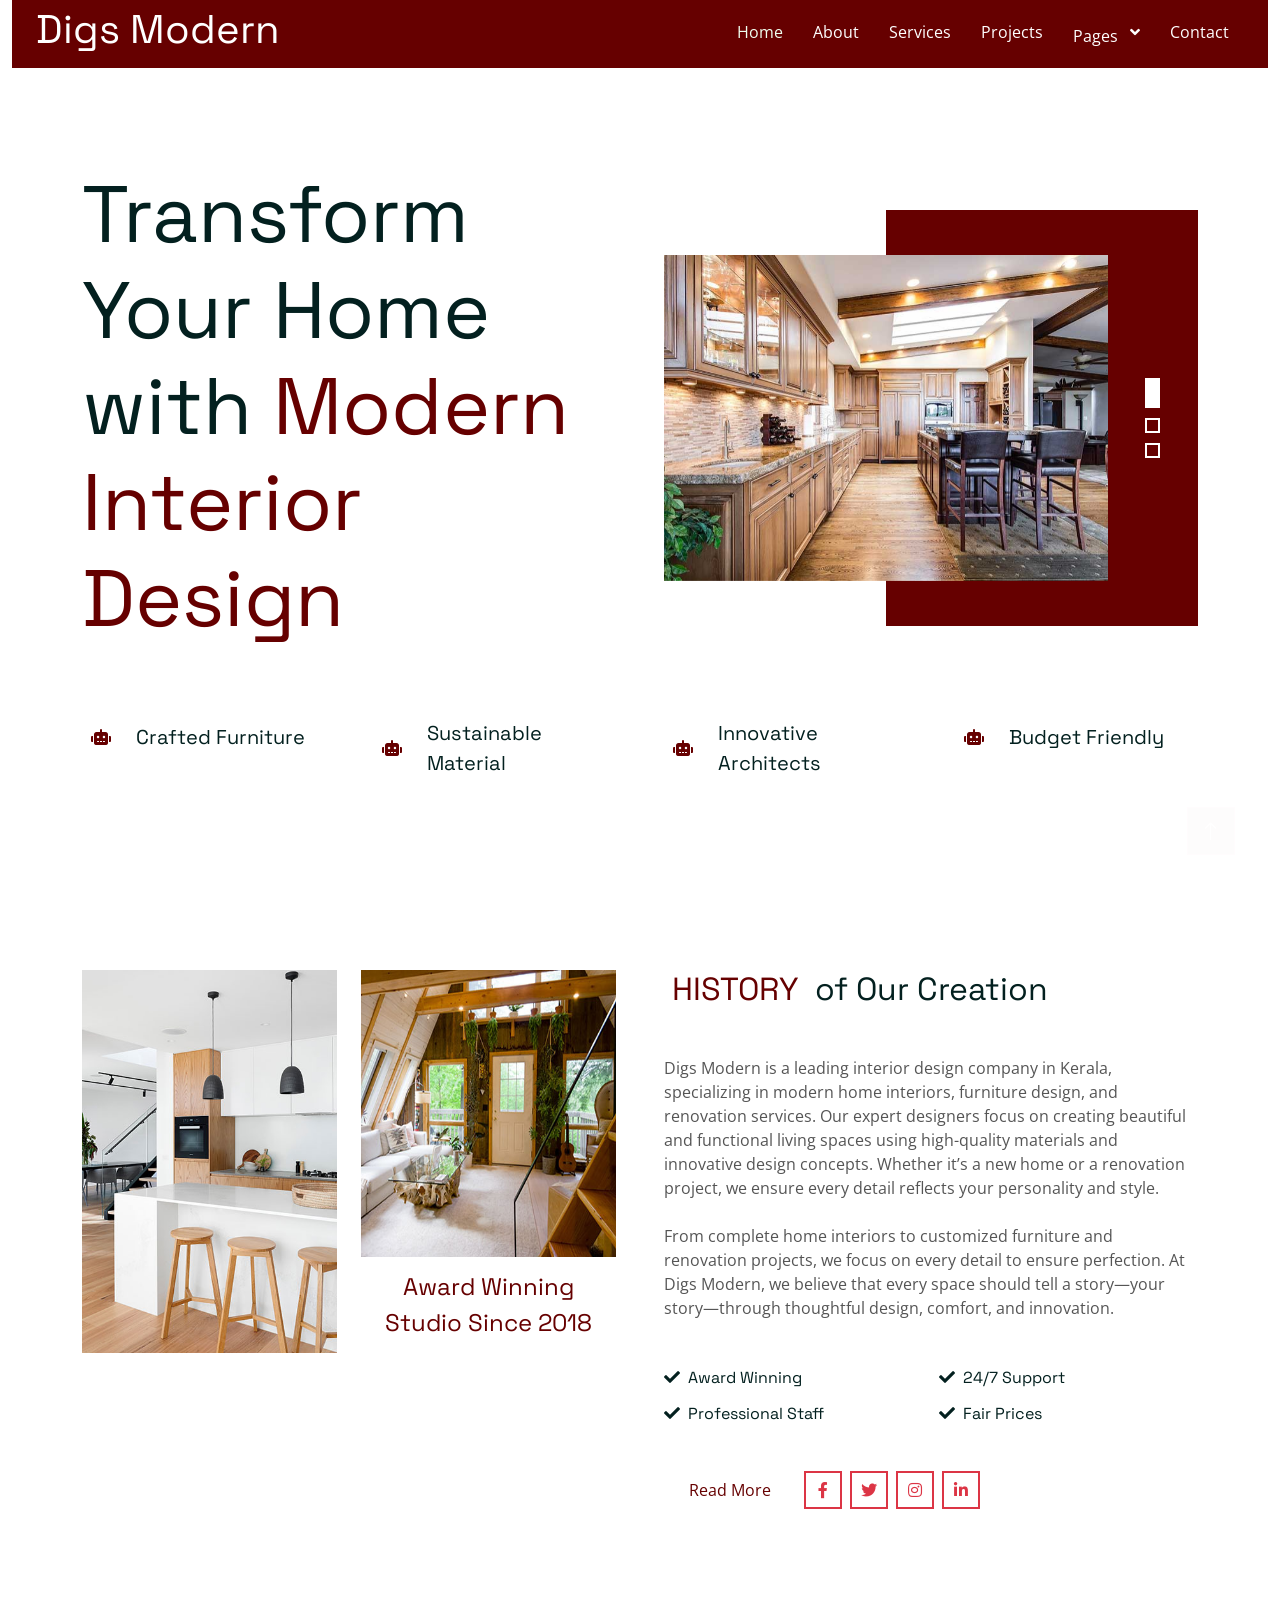
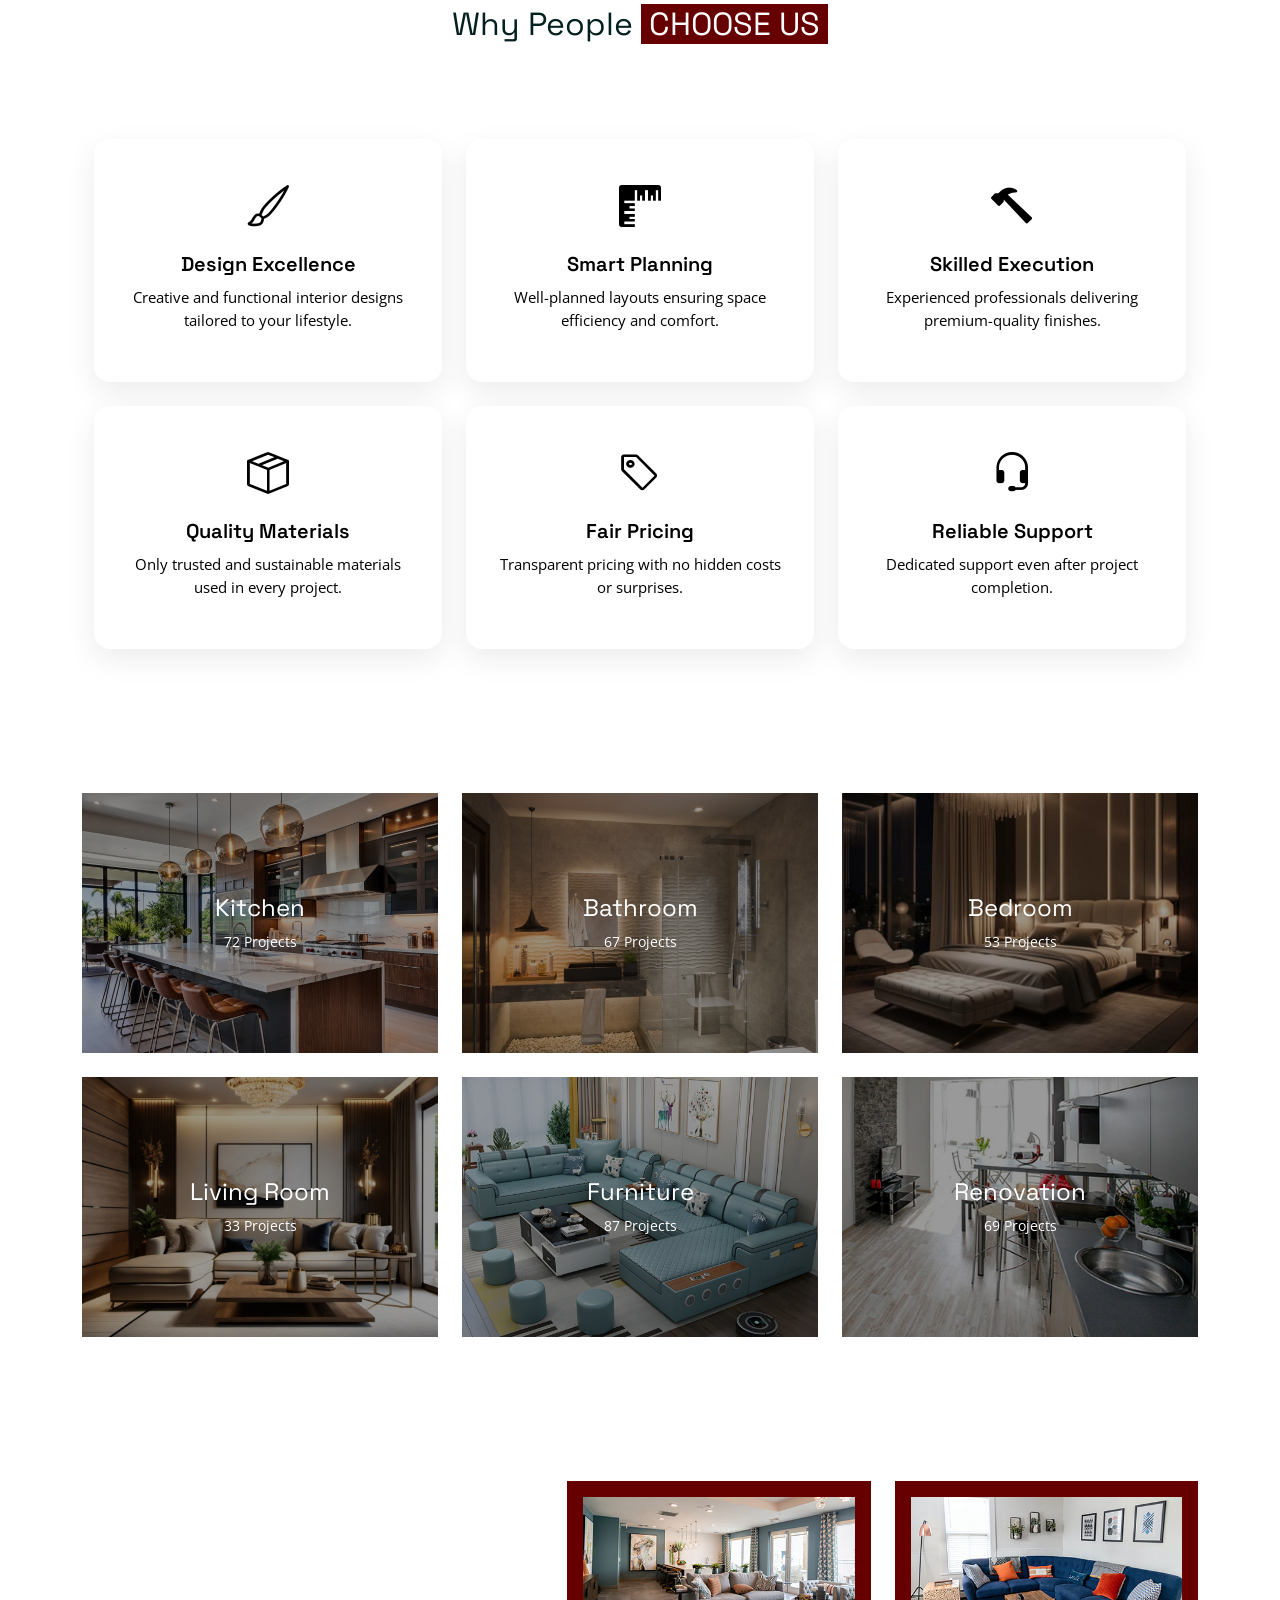
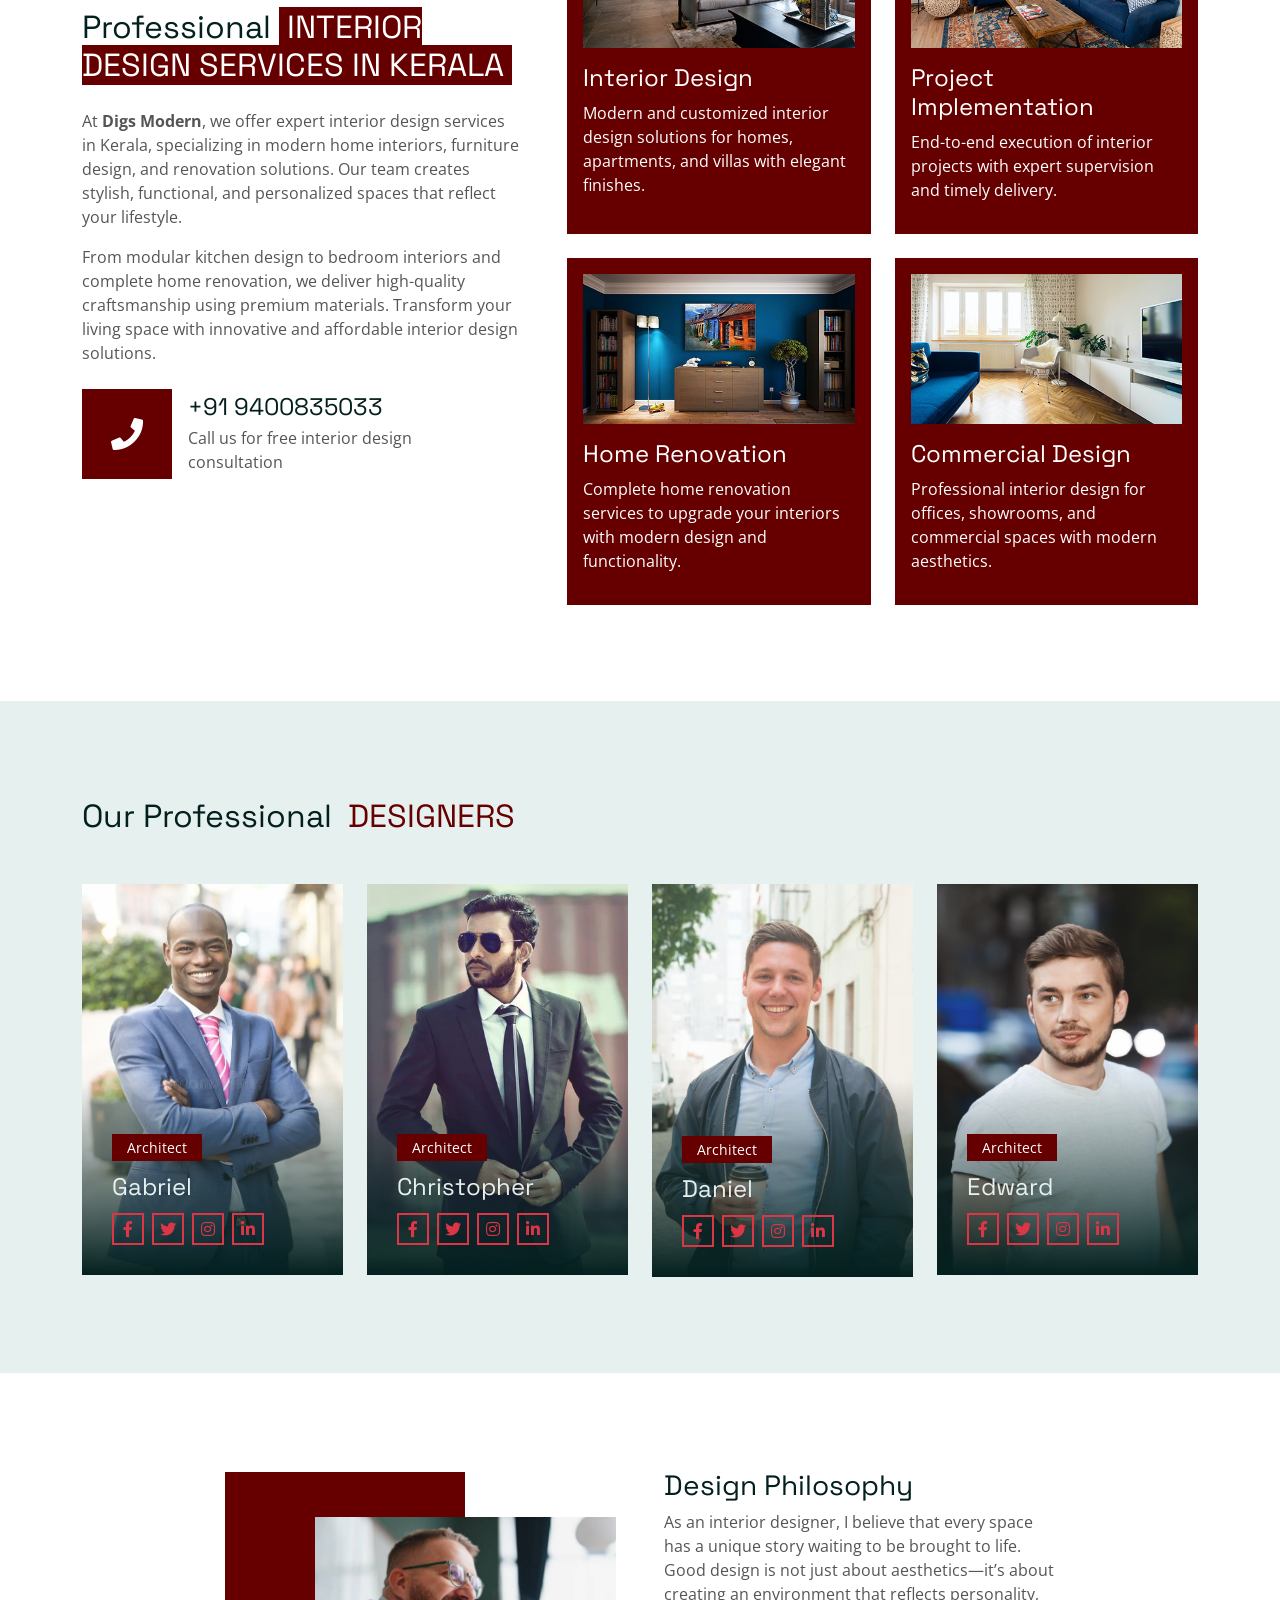
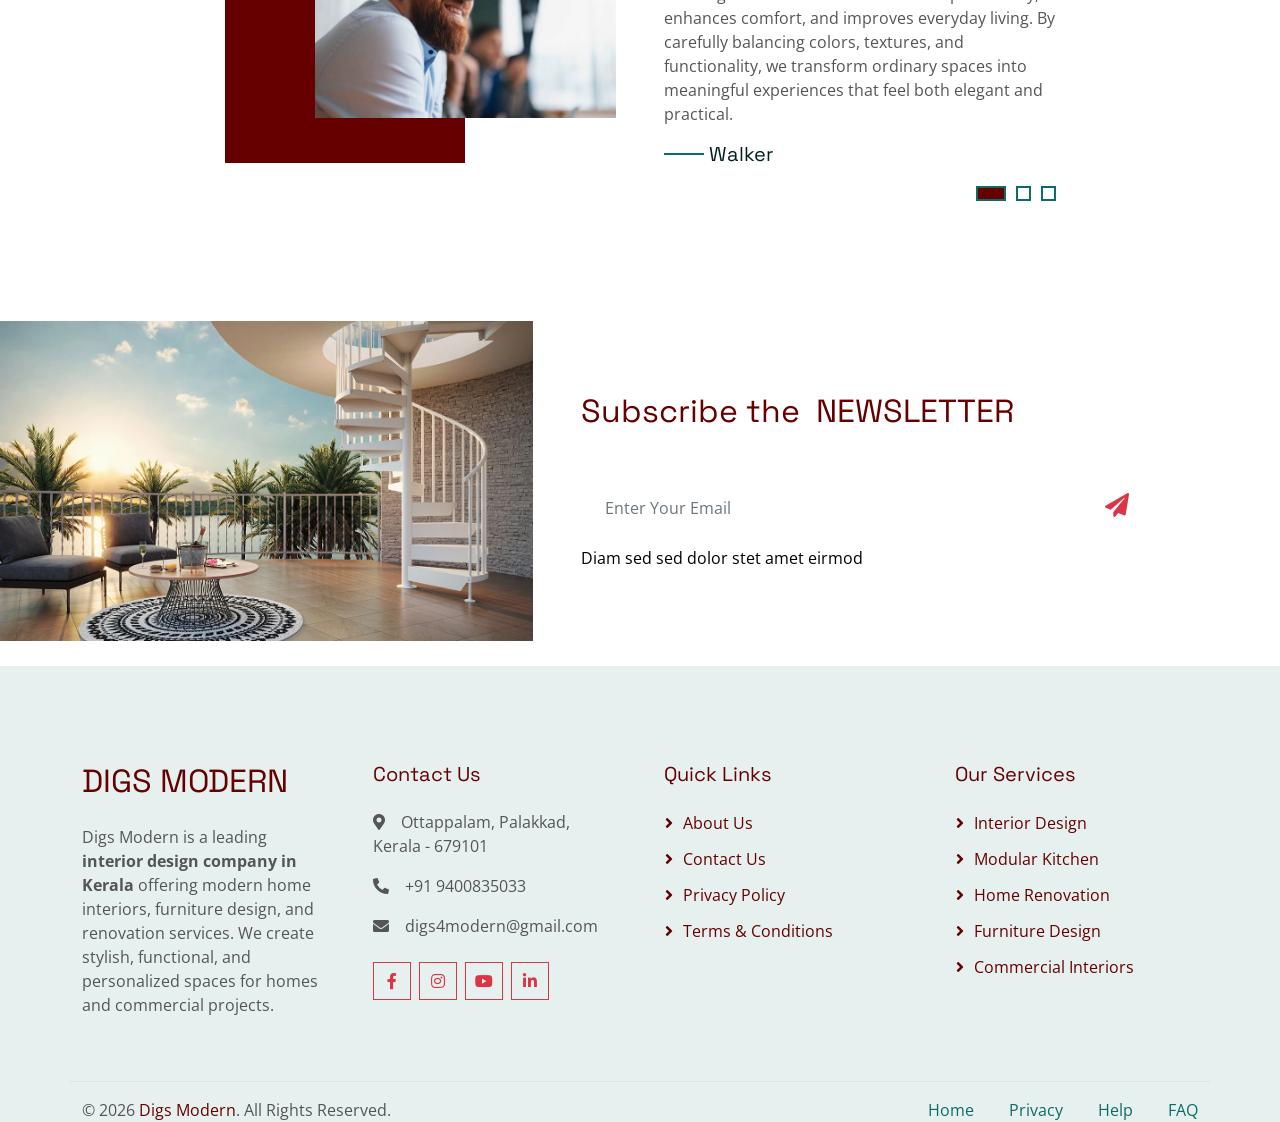
<file: index.html>
<!DOCTYPE html>
<html lang="en">
<head>
    <meta charset="utf-8">
    <title>Best Interior Designers in Kerala | Digs Modern Interiors</title>
    <meta content="width=device-width, initial-scale=1.0" name="viewport">
    <meta name="keywords" content="interior design Kerala, home decor Kerala, modern interior design, furniture design, renovation services, Digs Modern, interior designers India">

<meta name="description" content="Digs Modern offers professional interior design, home decor, and renovation services in Kerala. Transform your home with modern, stylish, and functional interiors.">
<meta name="author" content="Digs Modern">
<meta name="robots" content="index, follow">
    <meta property="og:title" content="Digs Modern – Interior Design & Home Decor Services">
<meta property="og:description" content="Transform your home with modern interior design, furniture, and renovation services by Digs Modern.">
<meta property="og:image" content="https://digs4modern.github.io/digsmodern/img/hero-slider-1.jpg">
<meta property="og:url" content="https://digs4modern.github.io/digsmodern/">
<meta property="og:type" content="website">
    <meta name="twitter:card" content="summary_large_image">
<meta name="twitter:title" content="Digs Modern – Interior Design & Home Decor">
<meta name="twitter:description" content="Modern interior design & home decor services in Kerala.">
<meta name="twitter:image" content="https://digs4modern.github.io/digsmodern/img/hero-slider-1.jpg">
    <link rel="canonical" href="https://digs4modern.github.io/digsmodern/">
  <link rel="icon" type="image/png" href="img/favicon.png">

    
    <link rel="preconnect" href="https://fonts.googleapis.com">
    <link rel="preconnect" href="https://fonts.gstatic.com" crossorigin>
    <link href="https://fonts.googleapis.com/css2?family=Open+Sans&family=Space+Grotesk&display=swap" rel="stylesheet">

    <link href="https://cdnjs.cloudflare.com/ajax/libs/font-awesome/5.10.0/css/all.min.css" rel="stylesheet">
    <link href="https://cdn.jsdelivr.net/npm/bootstrap-icons@1.4.1/font/bootstrap-icons.css" rel="stylesheet">

    <link href="lib/animate/animate.min.css" rel="stylesheet">
    <link href="lib/owlcarousel/assets/owl.carousel.min.css" rel="stylesheet">

    <link href="css/bootstrap.min.css" rel="stylesheet">

    
    <link href="css/style.css" rel="stylesheet">
    <style>
        
.feature-card {
    background: #ffffff;
    padding: 35px 25px;
    border-radius: 16px;
    box-shadow: 0 10px 30px rgba(0,0,0,0.08);
    transition: all 0.3s ease;
    height: 100%;
}

.feature-card i {
    font-size: 42px;
    color:black;
    margin-bottom: 15px;
    display: inline-block;
}

.feature-card h5 {
    font-weight: 600;
    margin-bottom: 10px;
    color:black;
}

.feature-card p {
    font-size: 15px;
    color:black;
}

.feature-card:hover {
    background:#660000;
    transform: translateY(-8px);
}

.feature-card:hover i,
.feature-card:hover h5,
.feature-card:hover p {
    color:whitesmoke;
}   
.navbar {
  background-color: #660000 !important;
  margin: 0;
}
        .project-item {
    height: 260px;
}

.project-item img {
    width: 100%;
    height: 100%;
    object-fit: cover;
}
</style>
    <script type="application/ld+json">
{
  "@context": "https://schema.org",
  "@type": "InteriorDesignCompany",
  "name": "Digs Modern",
  "url": "https://digs4modern.github.io/digsmodern/",
  "logo": "https://digs4modern.github.io/digsmodern/img/favicon.png",
  "description": "Interior design, home decor, and renovation services in Kerala.",
  "telephone": "+91 9400835033",
  "address": {
    "@type": "PostalAddress",
    "streetAddress": "Ottappalam",
    "addressLocality": "Palakkad",
    "addressCountry": "IN"
  }
}
</script>
</head>

<body>
   
    <div id="spinner"
        class="show bg-white position-fixed translate-middle w-100 vh-100 top-50 start-50 d-flex align-items-center justify-content-center">
        <div class="spinner-grow danger" style="width: 3rem; height: 3rem;" role="status">
            <span class="sr-only">Loading...</span>
        </div>
    </div>
    


    
    <div class="container-fluid sticky-top">
           <nav class="navbar navbar-expand-lg navbar-dark bg-orange sticky-top p-0">
              <div class="container-fluid px-4">


                <a href="index.html" class="navbar-brand">
                    <h1 style="color:white";>Digs Modern </h1>
                </a>
                <button type="button" class="navbar-toggler ms-auto me-0" data-bs-toggle="collapse"
                    data-bs-target="#navbarCollapse">
                    <span class="navbar-toggler-icon"></span>
                </button>
                <div class="collapse navbar-collapse" id="navbarCollapse">
                    <div class="navbar-nav ms-auto">
                        <a href="index.html" class="nav-item nav-link active">Home</a>
                        <a href="about.html" class="nav-item nav-link">About</a>
                        <a href="service.html" class="nav-item nav-link">Services</a>
                        <a href="project.html" class="nav-item nav-link">Projects</a>
                        <div class="nav-item dropdown">
                            <a href="#" class="nav-link dropdown-toggle"
                           data-bs-toggle="dropdown"
                           data-bs-auto-close="outside"
                           role="button">
                           Pages
                            </a>
                            <div class="dropdown-menu bg-light mt-2">
                                <a href="feature.html" class="dropdown-item">Features</a>
                                <a href="team.html" class="dropdown-item">Our Team</a>
                                <a href="testimonial.html" class="dropdown-item">Testimonial</a>
                                
                            </div>
                        </div>
                        <a href="contact.html" class="nav-item nav-link" style="color:white;">Contact</a>
                    </div>
                </div>
            </nav>
        </div>
    </div>
    


    
    <div class="container-fluid pb-5 hero-header mb-5">
        <div class="container py-5">
            <div class="row g-5 align-items-center mb-5" style="background-image: url(img/hero bgm.jpg);">
                <div class="col-lg-6">
                    <h1 class="display-1 mb-4 animated slideInRight">Transform Your Home with <span style="color: #660000;"> Modern Interior Design </span>
                       </h1>
                    
                </div>
                <div class="col-lg-6">
                    <div class="owl-carousel header-carousel animated fadeIn" >
                        <img class="img-fluid" src="img/hero-slider-1.jpg" alt="Modern living room interior design with luxury sofa and lighting">
                        <img class="img-fluid" src="img/hero-slider-2.jpg" alt="Stylish modular kitchen interior design with contemporary finishes">
                        <img class="img-fluid" src="img/hero-slider-3.jpg" alt="Elegant bedroom interior design with modern furniture and decor">
                    </div>
                </div>
            </div>
            <div class="row g-5 animated fadeIn">
                <div class="col-md-6 col-lg-3">
                    <div class="d-flex align-items-center">
                        <div class="flex-shrink-0 btn-square border border-2 border-white me-3">
                            <i class="fa fa-robot" style="color: #660000;"></i>
                        </div>
                        <h5 class="lh-base mb-0">Crafted Furniture</h5>
                    </div>
                </div>
                <div class="col-md-6 col-lg-3">
                    <div class="d-flex align-items-center">
                        <div class="flex-shrink-0 btn-square border border-2 border-white me-3">
                            <i class="fa fa-robot"  style="color:#660000;"></i>
                        </div>
                        <h5 class="lh-base mb-0">Sustainable Material</h5>
                    </div>
                </div>
                <div class="col-md-6 col-lg-3">
                    <div class="d-flex align-items-center">
                        <div class="flex-shrink-0 btn-square border border-2 border-white me-3">
                            <i class="fa fa-robot"  style="color: #660000;"></i>
                        </div>
                        <h5 class="lh-base mb-0">Innovative Architects</h5>
                    </div>
                </div>
                <div class="col-md-6 col-lg-3">
                    <div class="d-flex align-items-center">
                        <div class="flex-shrink-0 btn-square border border-2 border-white me-3">
                            <i class="fa fa-robot"  style="color: #660000;"></i>
                        </div>
                        <h5 class="lh-base mb-0">Budget Friendly</h5>
                    </div>
                </div>
            </div>
        </div>
    </div>
   


    
    <div class="container-fluid py-5">
        <div class="container">
            <div class="row g-5">
                <div class="col-lg-6">
                    <div class="row">
                        <div class="col-6 wow fadeIn" data-wow-delay="0.1s">
                            <img class="img-fluid" src="img/about-1.jpg"  alt="Modern living room interior design with stylish furniture">
                        </div>
                        <div class="col-6 wow fadeIn" data-wow-delay="0.3s"style="color: #660000;">
                            <img class="img-fluid h-75" src="img/about-2.jpg" alt="Elegant home interior design showcasing modern decor and lighting">
                            <div class="h-25 d-flex align-items-center text-center  px-4">
                                <h4 class="text-black lh-base mb-0"style=color:#660000; >Award Winning Studio Since 2018</h4>
                            </div>
                        </div>
                    </div>
                </div>
                <div class="col-lg-6 wow fadeIn" data-wow-delay="0.5s">
                    <h2 class="mb-5"><span class="text-uppercase  px-2" style="color:#660000 ;">History</span> of Our Creation</h2>
                    <p class="mb-4">Digs Modern is a leading interior design company in Kerala, specializing in modern home interiors,
                        furniture design, and renovation services. Our expert designers focus on creating beautiful and functional living 
                        spaces using high-quality materials and innovative design concepts. Whether it’s a new home or a renovation project, 
                        we ensure every detail reflects your personality and style.</p>
                    <p class="mb-5">From complete home interiors to customized furniture and renovation projects, we focus on every detail to ensure perfection. At Digs Modern, we believe that every space should tell a story—your story—through thoughtful design, comfort, and innovation.</p>
                    <div class="row g-3">
                        <div class="col-sm-6">
                            <h6 class="mb-3"><i class="fa fa-check text-black me-2"></i>Award Winning</h6>
                            <h6 class="mb-0"><i class="fa fa-check text-black me-2"></i>Professional Staff</h6>
                        </div>
                        <div class="col-sm-6">
                            <h6 class="mb-3"><i class="fa fa-check text-black me-2"></i>24/7 Support</h6>
                            <h6 class="mb-0"><i class="fa fa-check text-black me-2"></i>Fair Prices</h6>
                        </div>
                    </div>
                    <div class="d-flex align-items-center mt-5">
                        <a class="btn px-4 me-2" href="#!"style="color: #660000;">Read More</a>
                        <a class="btn btn-outline-danger btn-square border-2 me-2" href="#!"><i
                                class="fab fa-facebook-f"></i></a>
                        <a class="btn btn-outline-danger btn-square border-2 me-2" href="#!"><i
                                class="fab fa-twitter"></i></a>
                        <a class="btn btn-outline-danger  btn-square border-2 me-2" href="#!"><i
                                class="fab fa-instagram"></i></a>
                        <a class="btn btn-outline-danger btn-square border-2" href="#!"><i
                                class="fab fa-linkedin-in"></i></a>
                    </div>
                </div>
            </div>
        </div>
    </div>
    


    
    <div class="container-fluid py-5">
        <div class="container">
            <div class="text-center wow fadeIn" data-wow-delay="0.1s">
                <h2 class="mb-5">Why People <span class="text-uppercase  px-2"style="
                 background-color:#660000;color: white;">Choose Us</span>
                </h2>
           <div class="container py-5">
  <div class="row g-4 text-center">

    <div class="col-md-4">
      <div class="feature-card">
        <i class="bi bi-brush"></i>
        <h5>Design Excellence</h5>
        <p>Creative and functional interior designs tailored to your lifestyle.</p>
      </div>
    </div>

    <div class="col-md-4">
      <div class="feature-card">
        <i class="bi bi-rulers"></i>
        <h5>Smart Planning</h5>
        <p>Well-planned layouts ensuring space efficiency and comfort.</p>
      </div>
    </div>

    <div class="col-md-4">
      <div class="feature-card">
        <i class="bi bi-hammer"></i>
        <h5>Skilled Execution</h5>
        <p>Experienced professionals delivering premium-quality finishes.</p>
      </div>
    </div>

    <div class="col-md-4">
      <div class="feature-card">
        <i class="bi bi-box-seam"></i>
        <h5>Quality Materials</h5>
        <p>Only trusted and sustainable materials used in every project.</p>
      </div>
    </div>

    <div class="col-md-4">
      <div class="feature-card">
        <i class="bi bi-tag"></i>
        <h5>Fair Pricing</h5>
        <p>Transparent pricing with no hidden costs or surprises.</p>
      </div>
    </div>

    <div class="col-md-4">
      <div class="feature-card">
        <i class="bi bi-headset"></i>
        <h5>Reliable Support</h5>
        <p>Dedicated support even after project completion.</p>
      </div>
    </div>

  </div>
</div>
            </div>
        </div>
    </div>
    
   <div class="container-fluid py-5">
    <div class="container">
        <div class="row g-4">

            <div class="col-md-6 col-lg-4">
                <div class="project-item position-relative overflow-hidden">
                    <img class="img-fluid w-100" src="ki3.jpeg">
                    <div class="project-overlay">
                        <h4 class="text-white">Kitchen</h4>
                        <small class="text-white">72 Projects</small>
                    </div>
                </div>
            </div>

            <div class="col-md-6 col-lg-4">
                <div class="project-item position-relative overflow-hidden">
                    <img class="img-fluid w-100" src="bat1.jpg">
                    <div class="project-overlay">
                        <h4 class="text-white">Bathroom</h4>
                        <small class="text-white">67 Projects</small>
                    </div>
                </div>
            </div>

            <div class="col-md-6 col-lg-4">
                <div class="project-item position-relative overflow-hidden">
                    <img class="img-fluid w-100" src="bed1.jpg">
                    <div class="project-overlay">
                        <h4 class="text-white">Bedroom</h4>
                        <small class="text-white">53 Projects</small>
                    </div>
                </div>
            </div>

            <div class="col-md-6 col-lg-4">
                <div class="project-item position-relative overflow-hidden">
                    <img class="img-fluid w-100" src="li1.jpg">
                    <div class="project-overlay">
                        <h4 class="text-white">Living Room</h4>
                        <small class="text-white">33 Projects</small>
                    </div>
                </div>
            </div>

            <div class="col-md-6 col-lg-4">
                <div class="project-item position-relative overflow-hidden">
                    <img class="img-fluid w-100" src="fut1.jpg">
                    <div class="project-overlay">
                        <h4 class="text-white">Furniture</h4>
                        <small class="text-white">87 Projects</small>
                    </div>
                </div>
            </div>

            <div class="col-md-6 col-lg-4">
                <div class="project-item position-relative overflow-hidden">
                    <img class="img-fluid w-100" src="img/project-6.jpg">
                    <div class="project-overlay">
                        <h4 class="text-white">Renovation</h4>
                        <small class="text-white">69 Projects</small>
                    </div>
                </div>
            </div>

        </div>
    </div>
</div>
   
   <div class="container-fluid py-5">
    <div class="container py-5">
        <div class="row g-5 align-items-center">

            <!-- LEFT CONTENT -->
            <div class="col-lg-5 wow fadeIn" data-wow-delay="0.1s">
                <h2 class="mb-4">
                    Professional <span class="text-uppercase px-2" style="background-color: #660000; color: white;">
                    Interior Design Services in Kerala</span>
                </h2>

                <p>
                    At <strong>Digs Modern</strong>, we offer expert interior design services in Kerala, 
                    specializing in modern home interiors, furniture design, and renovation solutions. 
                    Our team creates stylish, functional, and personalized spaces that reflect your lifestyle.
                </p>

                <p class="mb-4">
                    From modular kitchen design to bedroom interiors and complete home renovation, 
                    we deliver high-quality craftsmanship using premium materials. 
                    Transform your living space with innovative and affordable interior design solutions.
                </p>

                <div class="d-flex align-items-center mt-4">
                    <div class="btn-square flex-shrink-0" style="width: 90px; height: 90px; background-color: #660000;">
                        <i class="fa fa-phone fa-2x text-white"></i>
                    </div>
                    <div class="px-3">
                        <h4 class="mb-1">+91 9400835033</h4>
                        <span>Call us for free interior design consultation</span>
                    </div>
                </div>
            </div>

            <!-- RIGHT SERVICES -->
            <div class="col-lg-7">
                <div class="row g-4">

                    <!-- Service 1 -->
                    <div class="col-md-6 wow fadeIn" data-wow-delay="0.2s">
                        <div class="service-item h-100 p-3" style="background-color: #660000; color: white;">
                            <img class="img-fluid w-100 mb-3" src="img/service-1.jpg" alt="Modern home interior design services in Kerala">
                            <h4 style="color:white;">Interior Design</h4>
                            <p>
                                Modern and customized interior design solutions for homes, apartments, and villas with elegant finishes.
                            </p>
                        </div>
                    </div>

                    <!-- Service 2 -->
                    <div class="col-md-6 wow fadeIn" data-wow-delay="0.4s">
                        <div class="service-item h-100 p-3" style="background-color: #660000; color: white;">
                            <img class="img-fluid w-100 mb-3" src="img/service-2.jpg" alt="Interior project execution and implementation services">
                            <h4 style="color:white;">Project Implementation</h4>
                            <p>
                                End-to-end execution of interior projects with expert supervision and timely delivery.
                            </p>
                        </div>
                    </div>

                    <!-- Service 3 -->
                    <div class="col-md-6 wow fadeIn" data-wow-delay="0.6s">
                        <div class="service-item h-100 p-3" style="background-color: #660000; color: white;">
                            <img class="img-fluid w-100 mb-3" src="img/service-3.jpg" alt="Home renovation and remodeling services Kerala">
                            <h4 style="color:white;">Home Renovation</h4>
                            <p>
                                Complete home renovation services to upgrade your interiors with modern design and functionality.
                            </p>
                        </div>
                    </div>

                    <!-- Service 4 -->
                    <div class="col-md-6 wow fadeIn" data-wow-delay="0.8s">
                        <div class="service-item h-100 p-3" style="background-color:#660000 ; color: white;">
                            <img class="img-fluid w-100 mb-3" src="img/service-4.jpg" alt="Commercial interior design services for offices and shops">
                            <h4 style="color:white;">Commercial Design</h4>
                            <p>
                                Professional interior design for offices, showrooms, and commercial spaces with modern aesthetics.
                            </p>
                        </div>
                    </div>

                </div>
            </div>

        </div>
    </div>
</div>
    
    <div class="container-fluid bg-light py-5">
        <div class="container py-5">
            <h2 class="mb-5">Our Professional <span class="text-uppercase   px-2"style="color: #660000;">Designers</span>
            </h2>
            <div class="row g-4">
                <div class="col-md-6 col-lg-3 wow fadeIn" data-wow-delay="0.1s">
                    <div class="team-item position-relative overflow-hidden">
                        <img class="img-fluid w-100" src="paw2.webp" alt="Interior designer Gabriel working on modern home design project">
                        <div class="team-overlay">
                            <small class="mb-2">Architect</small>
                            <h4 class="lh-base text-light">Gabriel</h4>
                            <div class="d-flex justify-content-center">
                                <a class="btn btn-outline-danger btn-sm-square border-2 me-2" href="#!">
                                    <i class="fab fa-facebook-f"></i>
                                </a>
                                <a class="btn btn-outline-danger btn-sm-square border-2 me-2" href="#!">
                                    <i class="fab fa-twitter"></i>
                                </a>
                                <a class="btn btn-outline-danger btn-sm-square border-2 me-2" href="#!">
                                    <i class="fab fa-instagram"></i>
                                </a>
                                <a class="btn btn-outline-danger btn-sm-square border-2 me-2" href="#!">
                                    <i class="fab fa-linkedin-in"></i>
                                </a>
                            </div>
                        </div>
                    </div>
                </div>
                <div class="col-md-6 col-lg-3 wow fadeIn" data-wow-delay="0.3s">
                    <div class="team-item position-relative overflow-hidden">
                        <img class="img-fluid w-100" src="paw3.jpg" alt="Professional architect Christopher specializing in interior design">
                        <div class="team-overlay">
                            <small class="mb-2">Architect</small>
                            <h4 class="lh-base text-light">Christopher</h4>
                            <div class="d-flex justify-content-center">
                                <a class="btn btn-outline-danger btn-sm-square border-2 me-2" href="#!">
                                    <i class="fab fa-facebook-f"></i>
                                </a>
                                <a class="btn btn-outline-danger btn-sm-square border-2 me-2" href="#!">
                                    <i class="fab fa-twitter"></i>
                                </a>
                                <a class="btn btn-outline-danger btn-sm-square border-2 me-2" href="#!">
                                    <i class="fab fa-instagram"></i>
                                </a>
                                <a class="btn btn-outline-danger btn-sm-square border-2 me-2" href="#!">
                                    <i class="fab fa-linkedin-in"></i>
                                </a>
                            </div>
                        </div>
                    </div>
                </div>
                <div class="col-md-6 col-lg-3 wow fadeIn" data-wow-delay="0.5s">
                    <div class="team-item position-relative overflow-hidden">
                        <img class="img-fluid w-100" src="paw5" alt="Interior designer Daniel creating modern and stylish spaces">
                        <div class="team-overlay">
                            <small class="mb-2">Architect</small>
                            <h4 class="lh-base text-light">Daniel</h4>
                            <div class="d-flex justify-content-center">
                                <a class="btn btn-outline-danger btn-sm-square border-2 me-2" href="#!">
                                    <i class="fab fa-facebook-f"></i>
                                </a>
                                <a class="btn btn-outline-danger btn-sm-square border-2 me-2" href="#!">
                                    <i class="fab fa-twitter"></i>
                                </a>
                                <a class="btn btn-outline-danger btn-sm-square border-2 me-2" href="#!">
                                    <i class="fab fa-instagram"></i>
                                </a>
                                <a class="btn btn-outline-danger btn-sm-square border-2 me-2" href="#!">
                                    <i class="fab fa-linkedin-in"></i>
                                </a>
                            </div>
                        </div>
                    </div>
                </div>
                <div class="col-md-6 col-lg-3 wow fadeIn" data-wow-delay="0.7s">
                    <div class="team-item position-relative overflow-hidden">
                        <img class="img-fluid w-100" src="paw6.avif" alt="Architect Edward expert in contemporary interior design">
                        <div class="team-overlay">
                            <small class="mb-2">Architect</small>
                            <h4 class="lh-base text-light">Edward</h4>
                            <div class="d-flex justify-content-center">
                                <a class="btn btn-outline-danger btn-sm-square border-2 me-2" href="#!">
                                    <i class="fab fa-facebook-f"></i>
                                </a>
                                <a class="btn btn-outline-danger btn-sm-square border-2 me-2" href="#!">
                                    <i class="fab fa-twitter"></i>
                                </a>
                                <a class="btn btn-outline-danger btn-sm-square border-2 me-2" href="#!">
                                    <i class="fab fa-instagram"></i>
                                </a>
                                <a class="btn btn-outline-danger btn-sm-square border-2 me-2" href="#!">
                                    <i class="fab fa-linkedin-in"></i>
                                </a>
                            </div>
                        </div>
                    </div>
                </div>
            </div>
        </div>
    </div>
    
    <div class="container-xxl py-5" >
        <div class="container py-5">
            <div class="row justify-content-center">
                <div class="col-md-12 col-lg-9">
                    <div class="owl-carousel testimonial-carousel wow fadeIn" data-wow-delay="0.2s">
                        <div class="testimonial-item">
                            <div class="row g-5 align-items-center">
                                <div class="col-md-6">
                                    <div class="testimonial-img">
                                        <img class="img-fluid" src="pah3.jpg" alt="Modern interior design using sustainable materials">
                                    </div>
                                </div>
                                <div class="col-md-6">
                                    <div class="testimonial-text pb-5 pb-md-0">
                                        <h3>Design Philosophy</h3>
                                        <p>As an interior designer, I believe that every space has a unique story waiting to be brought to life. Good design is not just about aesthetics—it’s about creating an environment that reflects personality, enhances comfort, and improves everyday living. By carefully balancing colors, textures, and functionality, we transform ordinary spaces into meaningful experiences that feel both elegant and practical.</p>
                                        <h5 class="mb-0">Walker</h5>
                                    </div>
                                </div>
                            </div>
                        </div>
                        <div class="testimonial-item">
                            <div class="row g-5 align-items-center">
                                <div class="col-md-6">
                                    <div class="testimonial-img">
                                        <img class="img-fluid" src="pal4.jpg" alt="Happy client experience with interior design services">
                                    </div>
                                </div>
                                <div class="col-md-6">
                                    <div class="testimonial-text pb-5 pb-md-0">
                                        <h3>Client-Centered Approach</h3>
                                        <p>Great design begins with understanding people. Every project we take on is guided by our client’s vision, lifestyle, and needs. We focus on listening, planning, and executing with precision to ensure that every detail aligns perfectly. From concept to completion, our goal is to deliver spaces that not only look beautiful but also feel personal, functional, and timeless.</p>
                                        <h5 class="mb-0">Sebastian</h5>
                                    </div>
                                </div>
                            </div>
                        </div>
                        <div class="testimonial-item">
                            <div class="row g-5 align-items-center">
                                <div class="col-md-6">
                                    <div class="testimonial-img">
                                        <img class="img-fluid" src="pah4.avif" alt="Affordable interior design solutions with budget-friendly approach">
                                    </div>
                                </div>
                                <div class="col-md-6">
                                    <div class="testimonial-text pb-5 pb-md-0">
                                        <h3>Brand & Administration Vision</h3>
                                        <p>At Digs Modern, our mission is to create interiors that inspire modern living while maintaining comfort and simplicity. We combine creativity, innovation, and quality craftsmanship to deliver exceptional results. Our administrative approach ensures smooth project management, clear communication, and timely execution—making the entire design journey seamless and stress-free for our clients.</p>
                                        <h5 class="mb-0">Bradley Gordon</h5>
                                    </div>
                                </div>
                            </div>
                        </div>
                    </div>
                </div>
            </div>
        </div>
    </div>
   
    <div class="container-fluid  newsletter p-0"style="background-color:white; color: black;">
        <div class="container p-0">
            <div class="row g-0 align-items-center">
                <div class="col-md-5 ps-lg-0 text-start wow fadeIn" data-wow-delay="0.2s">
                    <img class="img-fluid w-100" src="mkl.webp" alt="Modern home interior design inspiration for stylish living spaces">
                </div>
                <div class="col-md-7 py-5 newsletter-text wow fadeIn" data-wow-delay="0.5s">
                    <div class="p-5">
                        <h2 class="mb-5" ;" style="color: #660000;">Subscribe the <span
                                class="text-uppercase px-2"style="bakground-color:#e6f0ef;">Newsletter</span></h2>
                        <div class="position-relative w-100 mb-2">
                            <input class="form-control border-0 w-100 ps-4 pe-5" type="text"
                                placeholder="Enter Your Email" style="height: 60px;">
                            <button type="button" class="btn shadow-none position-absolute top-0 end-0 mt-2 me-2"><i
                                    class="fa fa-paper-plane text-danger fs-4"></i></button>
                        </div>
                        <p class="mb-0">Diam sed sed dolor stet amet eirmod</p>
                    </div>
                </div>
            </div>
        </div>
    </div>
    
   <div class="container-fluid bg-light text-dark-50 footer pt-5">
    <div class="container py-5">
        <div class="row g-5">

            <!-- ABOUT -->
            <div class="col-md-6 col-lg-3">
                <a href="index.html" class="d-inline-block mb-3">
                    <h2 style="color:#660000">DIGS MODERN</h2>
                </a>
                <p>
                    Digs Modern is a leading <strong>interior design company in Kerala</strong> offering modern home interiors, 
                    furniture design, and renovation services. We create stylish, functional, and personalized spaces 
                    for homes and commercial projects.
                </p>
            </div>

            <!-- CONTACT -->
            <div class="col-md-6 col-lg-3">
                <h5 class="mb-4" style="color: #660000;">Contact Us</h5>
                <p><i class="fa fa-map-marker-alt me-3"></i>Ottappalam, Palakkad, Kerala - 679101</p>
                <p><i class="fa fa-phone-alt me-3"></i>+91 9400835033</p>
                <p><i class="fa fa-envelope me-3"></i>digs4modern@gmail.com</p>

                <div class="d-flex pt-2">
                    <a class="btn btn-outline-danger btn-square me-2" href="#"><i class="fab fa-facebook-f"></i></a>
                    <a class="btn btn-outline-danger btn-square me-2" href="#"><i class="fab fa-instagram"></i></a>
                    <a class="btn btn-outline-danger btn-square me-2" href="#"><i class="fab fa-youtube"></i></a>
                    <a class="btn btn-outline-danger btn-square me-2" href="#"><i class="fab fa-linkedin-in"></i></a>
                </div>
            </div>

            <!-- QUICK LINKS -->
            <div class="col-md-6 col-lg-3">
                <h5 class="mb-4" style="color:#660000;">Quick Links</h5>
                <a class="btn btn-link" href="about.html" style="color:#660000;">About Us</a>
                <a class="btn btn-link" href="contact.html" style="color:#660000;">Contact Us</a>
                <a class="btn btn-link" href="#"style="color:#660000;">Privacy Policy</a>
                <a class="btn btn-link" href="#"style="color:#660000;">Terms & Conditions</a>
            </div>

            <!-- SERVICES -->
            <div class="col-md-6 col-lg-3">
                <h5 class="mb-4" style="color:#660000;">Our Services</h5>
                <a class="btn btn-link" href="#"style="color:#660000;">Interior Design</a>
                <a class="btn btn-link" href="#"style="color:#660000;">Modular Kitchen</a>
                <a class="btn btn-link" href="#"style="color:#660000;">Home Renovation</a>
                <a class="btn btn-link" href="#"style="color:#660000;">Furniture Design</a>
                <a class="btn btn-link" href="#"style="color:#660000;">Commercial Interiors</a>
            </div>

        </div>
    </div>

    <!-- COPYRIGHT -->
    <div class="container">
        <div class="row pt-3 border-top">

            <div class="col-md-6 text-center text-md-start">
                <p class="mb-0">
                    &copy; 2026 <a href="index.html" style="color:#660000;">Digs Modern</a>. 
                    All Rights Reserved.
                </p>
            </div>

            <div class="col-md-6 text-center text-md-end">
                <div class="footer-menu">
                    <a href="index.html">Home</a>
                    <a href="#">Privacy</a>
                    <a href="#">Help</a>
                    <a href="#">FAQ</a>
                </div>
            </div>

        </div>
    </div>
</div>
    <a href="#!" id="arrow1" class="btn btn-lg btn-danger btn-lg-square back-to-top"><i class="bi bi-arrow-up"></i></a>


    
    <script src="https://ajax.googleapis.com/ajax/libs/jquery/3.6.1/jquery.min.js"></script>
    <script src="https://cdn.jsdelivr.net/npm/bootstrap@5.0.0/dist/js/bootstrap.bundle.min.js"></script>
    <script src="lib/wow/wow.min.js"></script>
    <script src="lib/easing/easing.min.js"></script>
    <script src="lib/waypoints/waypoints.min.js"></script>
    <script src="lib/owlcarousel/owl.carousel.min.js"></script>

    
    <script src="js/main.js"></script>
</body>

</html>
</file>
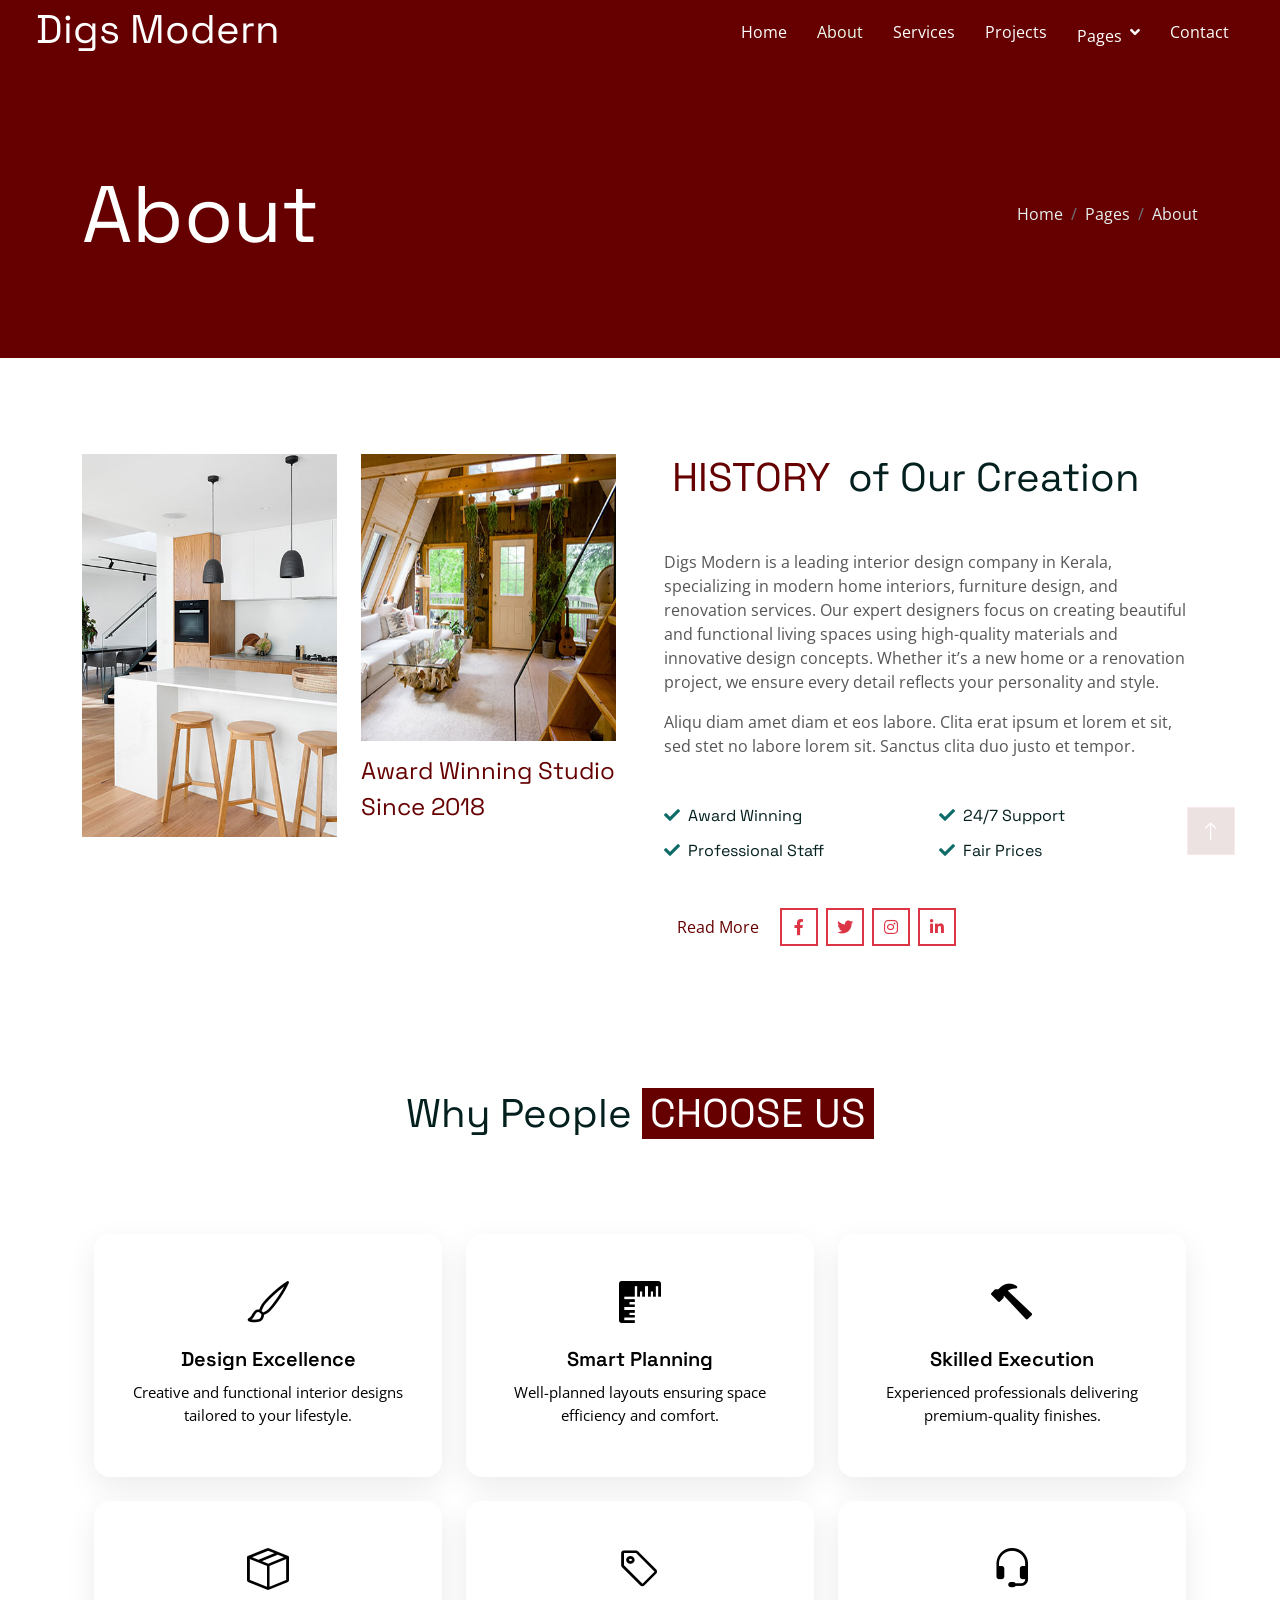
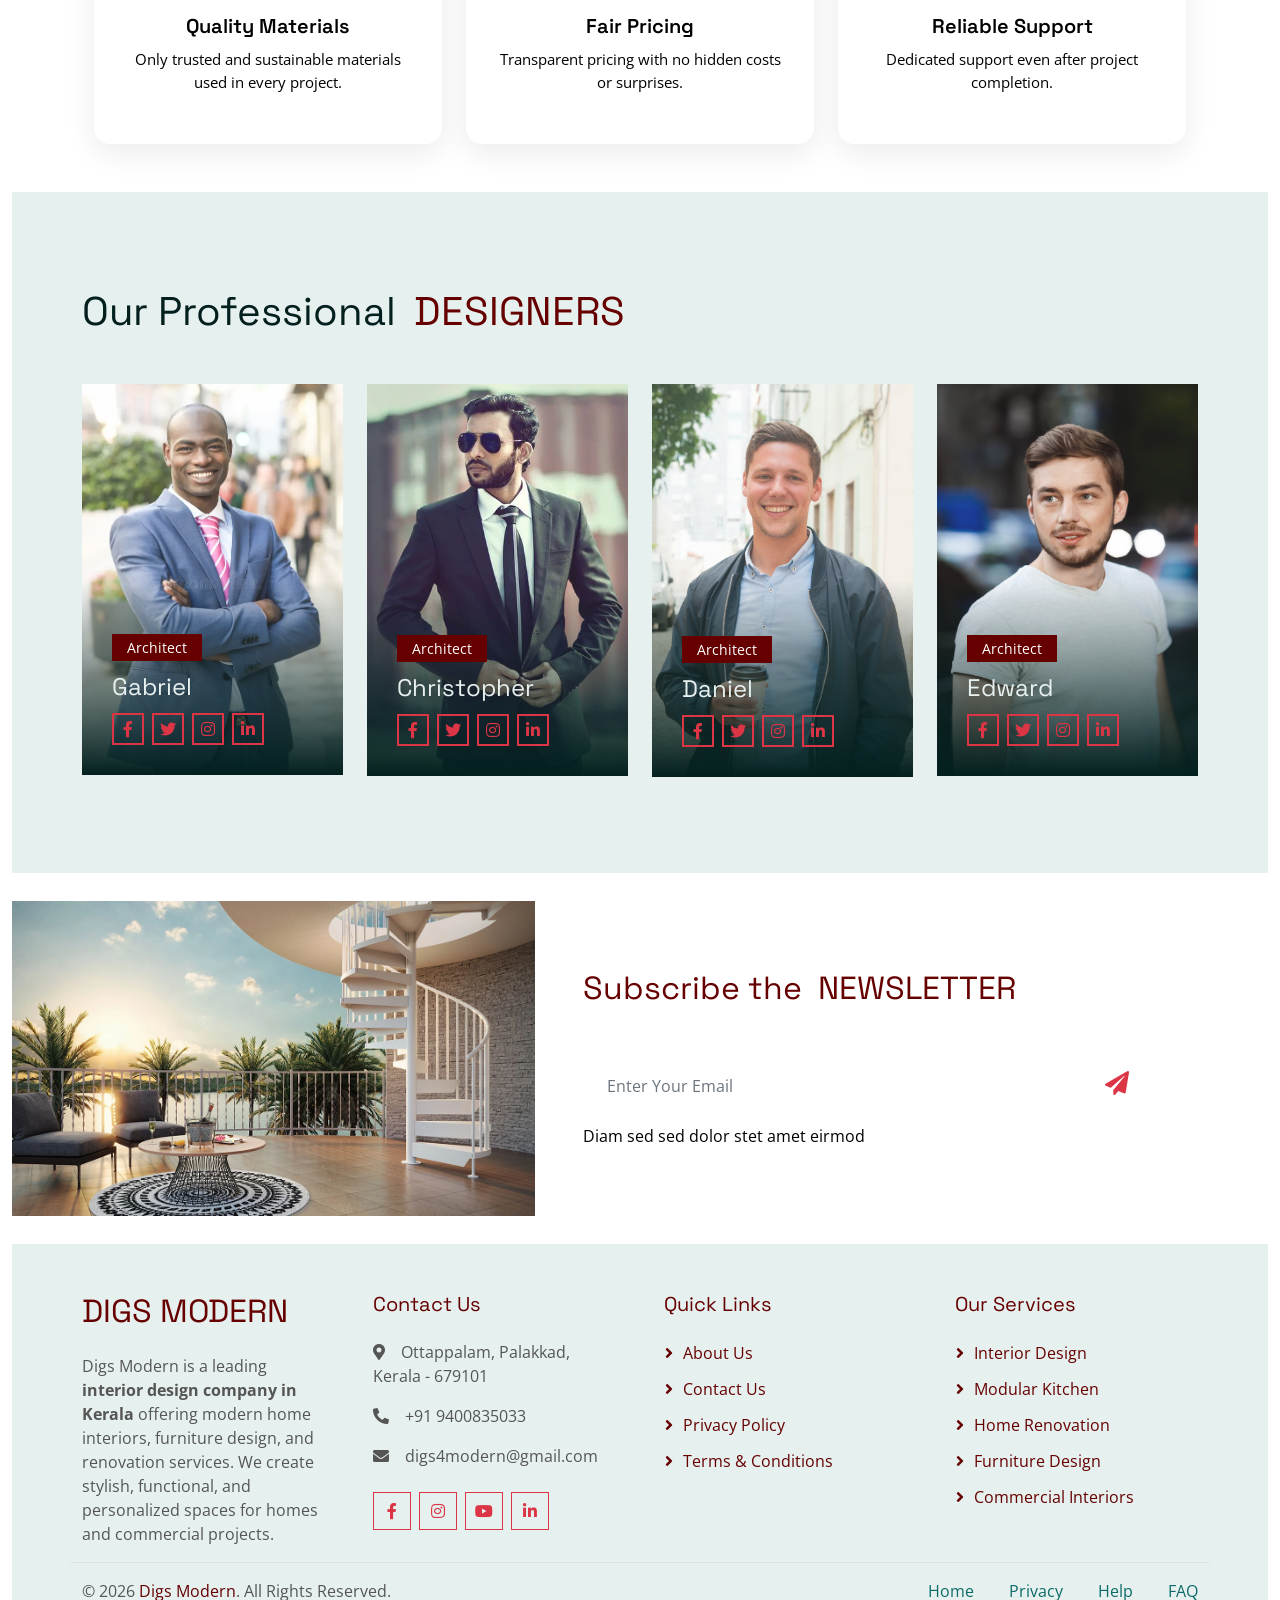
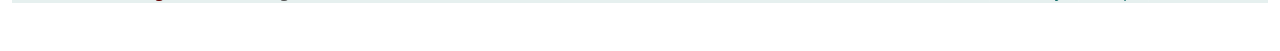
<file: about.html>
<!DOCTYPE html>
<html lang="en">

<head>
    <meta charset="utf-8">
    <title>About Digs Modern | Leading Interior Design Company in Kerala</title>
    <meta content="width=device-width, initial-scale=1.0" name="viewport">
    <meta content="" name="keywords">
    <meta content="" name="description">
    <link href="img/favicon.ico" rel="icon">

    <link rel="preconnect" href="https://fonts.googleapis.com">
    <link rel="preconnect" href="https://fonts.gstatic.com" crossorigin>
    <link href="https://fonts.googleapis.com/css2?family=Open+Sans&family=Space+Grotesk&display=swap" rel="stylesheet">

    <link href="https://cdnjs.cloudflare.com/ajax/libs/font-awesome/5.10.0/css/all.min.css" rel="stylesheet">
    <link href="https://cdn.jsdelivr.net/npm/bootstrap-icons@1.4.1/font/bootstrap-icons.css" rel="stylesheet">

    <link href="lib/animate/animate.min.css" rel="stylesheet">
    <link href="lib/owlcarousel/assets/owl.carousel.min.css" rel="stylesheet">

   
    <link href="css/bootstrap.min.css" rel="stylesheet">

    
    <link href="css/style.css" rel="stylesheet">
</head>
<style>
    .feature-card {
    background: #ffffff;
    padding: 35px 25px;
    border-radius: 16px;
    box-shadow: 0 10px 30px rgba(0,0,0,0.08);
    transition: all 0.3s ease;
    height: 100%;
}

.feature-card i {
    font-size: 42px;
    color:black;
    margin-bottom: 15px;
    display: inline-block;
}

.feature-card h5 {
    font-weight: 600;
    margin-bottom: 10px;
    color:black;
}

.feature-card p {
    font-size: 15px;
    color:black;
}

.feature-card:hover {
    background:#660000 ;
    transform: translateY(-8px);
}

.feature-card:hover i,
.feature-card:hover h5,
.feature-card:hover p {
    color:whitesmoke;
}
.navbar {
  background-color: #660000 !important;
  margin: 0;
</style>

<body>
    <div id="spinner"
        class="show bg-white position-fixed translate-middle w-100 vh-100 top-50 start-50 d-flex align-items-center justify-content-center">
        <div class="spinner-grow text-primary" style="width: 3rem; height: 3rem;" role="status">
            <span class="sr-only">Loading...</span>
        </div>
    </div>
     <div class="container-fluid sticky-top">
           <nav class="navbar navbar-expand-lg navbar-dark bg-orange sticky-top p-0">
              <div class="container-fluid px-4">


                <a href="index.html" class="navbar-brand">
                    <h1 style="color:white;">Digs Modern </h1>
                </a>
                <button type="button" class="navbar-toggler ms-auto me-0" data-bs-toggle="collapse"
                    data-bs-target="#navbarCollapse">
                    <span class="navbar-toggler-icon"></span>
                </button>
                <div class="collapse navbar-collapse" id="navbarCollapse">
                    <div class="navbar-nav ms-auto">
                        <a href="index.html" class="nav-item nav-link">Home</a>
                        <a href="about.html" class="nav-item nav-link active">About</a>
                        <a href="service.html" class="nav-item nav-link">Services</a>
                        <a href="project.html" class="nav-item nav-link">Projects</a>
                         <div class="nav-item dropdown">
                            <a href="#" class="nav-link dropdown-toggle" data-bs-toggle="dropdown">Pages</a>
                            <div class="dropdown-menu bg-light mt-2">
                                <a href="feature.html" class="dropdown-item">Features</a>
                                <a href="team.html" class="dropdown-item">Our Team</a>
                                <a href="testimonial.html" class="dropdown-item">Testimonial</a>
                                
                            </div>
                        </div>
                        <a href="contact.html" class="nav-item nav-link">Contact</a>
                    </div>
                </div>
            </nav>
        </div>
    </div>
   
    <div class="container-fluid pb-5  hero-header" style="background-color:#660000; color: white;">
        <div class="container py-5">
            <div class="row g-3 align-items-center">
                <div class="col-lg-6 text-center text-lg-start">
                    <h1 class="display-1 mb-0 animated slideInLeft" style="color: white;">About</h1>
                </div>
                <div class="col-lg-6 animated slideInRight">
                    <nav aria-label="breadcrumb">
                        <ol class="breadcrumb justify-content-center justify-content-lg-end mb-0">
                            <li class="breadcrumb-item"><a class="text-light" href="#!" >Home</a></li>
                            <li class="breadcrumb-item"><a class="text-light" href="#!">Pages</a></li>
                            <li class="breadcrumb-item text-light" aria-current="page">About</li>
                        </ol>
                    </nav>
                </div>
            </div>
        </div>
    </div>
   
    <div class="container-fluid py-5">
        <div class="container py-5">
            <div class="row g-5">
                <div class="col-lg-6">
                    <div class="row">
                        <div class="col-6 wow fadeIn" data-wow-delay="0.1s">
                            <img class="img-fluid" src="img/about-1.jpg" alt="">
                        </div>
                        <div class="col-6 wow fadeIn" data-wow-delay="0.3s">
                            <img class="img-fluid h-75" src="img/about-2.jpg" alt="">
                            <div class="h-25 d-flex align-items-center text-centerpx-4">
                                <h4 class="lh-base mb-0" style="color: #660000;">Award Winning Studio Since 2018</h4>
                            </div>
                        </div>
                    </div>
                </div>
                <div class="col-lg-6 wow fadeIn" data-wow-delay="0.5s">
                    <h1 class="mb-5"><span class="text-uppercase  px-2" style="color:#660000 ;">History</span> of Our
                        Creation</h1>
                    <p class="mb-4"><p>Digs Modern is a leading interior design company in Kerala, specializing in modern home interiors,
                        furniture design, and renovation services. Our expert designers focus on creating beautiful and functional living 
                        spaces using high-quality materials and innovative design concepts. Whether it’s a new home or a renovation project, 
                        we ensure every detail reflects your personality and style.</p></p>
                    <p class="mb-5">Aliqu diam amet diam et eos labore. Clita erat ipsum et lorem et sit, sed stet no
                        labore lorem sit. Sanctus clita duo justo et tempor.</p>
                    <div class="row g-3">
                        <div class="col-sm-6">
                            <h6 class="mb-3"><i class="fa fa-check text-primary me-2"></i>Award Winning</h6>
                            <h6 class="mb-0"><i class="fa fa-check text-primary me-2"></i>Professional Staff</h6>
                        </div>
                        <div class="col-sm-6">
                            <h6 class="mb-3"><i class="fa fa-check text-primary me-2"></i>24/7 Support</h6>
                            <h6 class="mb-0"><i class="fa fa-check text-primary me-2"></i>Fair Prices</h6>
                        </div>
                    </div>
                    <div class="d-flex align-items-center mt-5">
                        <a class="btn btn-px-4 me-2" href="#!" style="color: #660000;">Read More</a>
                        <a class="btn btn-outline-danger btn-square border-2 me-2" href="#!"><i
                                class="fab fa-facebook-f"></i></a>
                        <a class="btn btn-outline-danger btn-square border-2 me-2" href="#!"><i
                                class="fab fa-twitter"></i></a>
                        <a class="btn btn-outline-danger  btn-square border-2 me-2" href="#!"><i
                                class="fab fa-instagram"></i></a>
                        <a class="btn btn-outline-danger btn-square border-2" href="#!"><i
                                class="fab fa-linkedin-in"></i></a>
                    </div>
                </div>
            </div>
        </div>
    </div>

     <div class="container-fluid py-5">
        <div class="container">
            <div class="text-center wow fadeIn" data-wow-delay="0.1s">
                <h1 class="mb-5">Why People <span class="text-uppercase px-2" style="background-color: #660000; color: white;">Choose Us</span>
                </h1>
           <div class="container py-5">
  <div class="row g-4 text-center">

    <div class="col-md-4">
      <div class="feature-card">
        <i class="bi bi-brush"></i>
        <h5>Design Excellence</h5>
        <p>Creative and functional interior designs tailored to your lifestyle.</p>
      </div>
    </div>

    <div class="col-md-4">
      <div class="feature-card">
        <i class="bi bi-rulers"></i>
        <h5>Smart Planning</h5>
        <p>Well-planned layouts ensuring space efficiency and comfort.</p>
      </div>
    </div>

    <div class="col-md-4">
      <div class="feature-card">
        <i class="bi bi-hammer"></i>
        <h5>Skilled Execution</h5>
        <p>Experienced professionals delivering premium-quality finishes.</p>
      </div>
    </div>

    <div class="col-md-4">
      <div class="feature-card">
        <i class="bi bi-box-seam"></i>
        <h5>Quality Materials</h5>
        <p>Only trusted and sustainable materials used in every project.</p>
      </div>
    </div>

    <div class="col-md-4">
      <div class="feature-card">
        <i class="bi bi-tag"></i>
        <h5>Fair Pricing</h5>
        <p>Transparent pricing with no hidden costs or surprises.</p>
      </div>
    </div>

    <div class="col-md-4">
      <div class="feature-card">
        <i class="bi bi-headset"></i>
        <h5>Reliable Support</h5>
        <p>Dedicated support even after project completion.</p>
      </div>
    </div>

  </div>
</div>

            </div>
        </div>
    <div class="container-fluid bg-light py-5">
        <div class="container py-5">
           <h1 class="mb-5">Our Professional <span class="text-uppercase   px-2"style="color: #660000;">Designers</span>
            </h1>
            <div class="row g-4">
                <div class="col-md-6 col-lg-3 wow fadeIn" data-wow-delay="0.1s">
                    <div class="team-item position-relative overflow-hidden">
                        <img class="img-fluid w-100" src="paw2.webp" alt="">
                        <div class="team-overlay">
                            <small class="mb-2">Architect</small>
                            <h4 class="lh-base text-light">Gabriel</h4>
                            <div class="d-flex justify-content-center">
                                <a class="btn btn-outline-danger btn-sm-square border-2 me-2" href="#!">
                                    <i class="fab fa-facebook-f"></i>
                                </a>
                                <a class="btn btn-outline-danger btn-sm-square border-2 me-2" href="#!">
                                    <i class="fab fa-twitter"></i>
                                </a>
                                <a class="btn btn-outline-danger btn-sm-square border-2 me-2" href="#!">
                                    <i class="fab fa-instagram"></i>
                                </a>
                                <a class="btn btn-outline-danger btn-sm-square border-2 me-2" href="#!">
                                    <i class="fab fa-linkedin-in"></i>
                                </a>
                            </div>
                        </div>
                    </div>
                </div>
                <div class="col-md-6 col-lg-3 wow fadeIn" data-wow-delay="0.3s">
                    <div class="team-item position-relative overflow-hidden">
                        <img class="img-fluid w-100" src="paw3.jpg" alt="">
                        <div class="team-overlay">
                            <small class="mb-2">Architect</small>
                            <h4 class="lh-base text-light">Christopher</h4>
                            <div class="d-flex justify-content-center">
                                <a class="btn btn-outline-danger btn-sm-square border-2 me-2" href="#!">
                                    <i class="fab fa-facebook-f"></i>
                                </a>
                                <a class="btn btn-outline-danger btn-sm-square border-2 me-2" href="#!">
                                    <i class="fab fa-twitter"></i>
                                </a>
                                <a class="btn btn-outline-danger btn-sm-square border-2 me-2" href="#!">
                                    <i class="fab fa-instagram"></i>
                                </a>
                                <a class="btn btn-outline-danger btn-sm-square border-2 me-2" href="#!">
                                    <i class="fab fa-linkedin-in"></i>
                                </a>
                            </div>
                        </div>
                    </div>
                </div>
                <div class="col-md-6 col-lg-3 wow fadeIn" data-wow-delay="0.5s">
                    <div class="team-item position-relative overflow-hidden">
                        <img class="img-fluid w-100" src="paw5" alt="">
                        <div class="team-overlay">
                            <small class="mb-2">Architect</small>
                            <h4 class="lh-base text-light">Daniel</h4>
                            <div class="d-flex justify-content-center">
                                <a class="btn btn-outline-danger btn-sm-square border-2 me-2" href="#!">
                                    <i class="fab fa-facebook-f"></i>
                                </a>
                                <a class="btn btn-outline-danger btn-sm-square border-2 me-2" href="#!">
                                    <i class="fab fa-twitter"></i>
                                </a>
                                <a class="btn btn-outline-danger btn-sm-square border-2 me-2" href="#!">
                                    <i class="fab fa-instagram"></i>
                                </a>
                                <a class="btn btn-outline-danger btn-sm-square border-2 me-2" href="#!">
                                    <i class="fab fa-linkedin-in"></i>
                                </a>
                            </div>
                        </div>
                    </div>
                </div>
                <div class="col-md-6 col-lg-3 wow fadeIn" data-wow-delay="0.7s">
                    <div class="team-item position-relative overflow-hidden">
                        <img class="img-fluid w-100" src="paw6.avif" alt="">
                        <div class="team-overlay">
                            <small class="mb-2">Architect</small>
                            <h4 class="lh-base text-light">Edward</h4>
                            <div class="d-flex justify-content-center">
                                <a class="btn btn-outline-danger btn-sm-square border-2 me-2" href="#!">
                                    <i class="fab fa-facebook-f"></i>
                                </a>
                                <a class="btn btn-outline-danger btn-sm-square border-2 me-2" href="#!">
                                    <i class="fab fa-twitter"></i>
                                </a>
                                <a class="btn btn-outline-danger btn-sm-square border-2 me-2" href="#!">
                                    <i class="fab fa-instagram"></i>
                                </a>
                                <a class="btn btn-outline-danger btn-sm-square border-2 me-2" href="#!">
                                    <i class="fab fa-linkedin-in"></i>
                                </a>
                            </div>
                        </div>
                    </div>
                </div>
            </div>
        </div>
    </div>
    


    
    
    <div class="container-fluid  newsletter p-0"style="background-color:white; color: black;">
        <div class="container p-0">
            <div class="row g-0 align-items-center">
                <div class="col-md-5 ps-lg-0 text-start wow fadeIn" data-wow-delay="0.2s">
                    <img class="img-fluid w-100" src="mkl.webp" alt="Modern home interior design inspiration for stylish living spaces">
                </div>
                <div class="col-md-7 py-5 newsletter-text wow fadeIn" data-wow-delay="0.5s">
                    <div class="p-5">
                        <h2 class="mb-5" ;" style="color: #660000;">Subscribe the <span
                                class="text-uppercase px-2"style="bakground-color:#e6f0ef;">Newsletter</span></h2>
                        <div class="position-relative w-100 mb-2">
                            <input class="form-control border-0 w-100 ps-4 pe-5" type="text"
                                placeholder="Enter Your Email" style="height: 60px;">
                            <button type="button" class="btn shadow-none position-absolute top-0 end-0 mt-2 me-2"><i
                                    class="fa fa-paper-plane text-danger fs-4"></i></button>
                        </div>
                        <p class="mb-0">Diam sed sed dolor stet amet eirmod</p>
                    </div>
                </div>
            </div>
        </div>
    </div>
    
   <div class="container-fluid bg-light text-dark-50 footer pt-5">
    <div class="container py-0">
        <div class="row g-5">

            <!-- ABOUT -->
            <div class="col-md-6 col-lg-3">
                <a href="index.html" class="d-inline-block mb-3">
                    <h2 style="color:#660000">DIGS MODERN</h2>
                </a>
                <p>
                    Digs Modern is a leading <strong>interior design company in Kerala</strong> offering modern home interiors, 
                    furniture design, and renovation services. We create stylish, functional, and personalized spaces 
                    for homes and commercial projects.
                </p>
            </div>

            <!-- CONTACT -->
            <div class="col-md-6 col-lg-3">
                <h5 class="mb-4" style="color: #660000;">Contact Us</h5>
                <p><i class="fa fa-map-marker-alt me-3"></i>Ottappalam, Palakkad, Kerala - 679101</p>
                <p><i class="fa fa-phone-alt me-3"></i>+91 9400835033</p>
                <p><i class="fa fa-envelope me-3"></i>digs4modern@gmail.com</p>

                <div class="d-flex pt-2">
                    <a class="btn btn-outline-danger btn-square me-2" href="#"><i class="fab fa-facebook-f"></i></a>
                    <a class="btn btn-outline-danger btn-square me-2" href="#"><i class="fab fa-instagram"></i></a>
                    <a class="btn btn-outline-danger btn-square me-2" href="#"><i class="fab fa-youtube"></i></a>
                    <a class="btn btn-outline-danger btn-square me-2" href="#"><i class="fab fa-linkedin-in"></i></a>
                </div>
            </div>

            <!-- QUICK LINKS -->
            <div class="col-md-6 col-lg-3">
                <h5 class="mb-4" style="color:#660000;">Quick Links</h5>
                <a class="btn btn-link" href="about.html" style="color:#660000;">About Us</a>
                <a class="btn btn-link" href="contact.html" style="color:#660000;">Contact Us</a>
                <a class="btn btn-link" href="#"style="color:#660000;">Privacy Policy</a>
                <a class="btn btn-link" href="#"style="color:#660000;">Terms & Conditions</a>
            </div>

            <!-- SERVICES -->
            <div class="col-md-6 col-lg-3">
                <h5 class="mb-4" style="color:#660000;">Our Services</h5>
                <a class="btn btn-link" href="#"style="color:#660000;">Interior Design</a>
                <a class="btn btn-link" href="#"style="color:#660000;">Modular Kitchen</a>
                <a class="btn btn-link" href="#"style="color:#660000;">Home Renovation</a>
                <a class="btn btn-link" href="#"style="color:#660000;">Furniture Design</a>
                <a class="btn btn-link" href="#"style="color:#660000;">Commercial Interiors</a>
            </div>

        </div>
    </div>

    <!-- COPYRIGHT -->
    <div class="container">
        <div class="row pt-3 border-top">

            <div class="col-md-6 text-center text-md-start">
                <p class="mb-0">
                    &copy; 2026 <a href="index.html" style="color:#660000;">Digs Modern</a>. 
                    All Rights Reserved.
                </p>
            </div>

            <div class="col-md-6 text-center text-md-end">
                <div class="footer-menu">
                    <a href="index.html">Home</a>
                    <a href="#">Privacy</a>
                    <a href="#">Help</a>
                    <a href="#">FAQ</a>
                </div>
            </div>

        </div>
    </div>
</div>
   


    
    <a href="#!" id="arrow1" class="btn btn-lg btn-danger btn-lg-square back-to-top"><i class="bi bi-arrow-up"></i></a>


   
    <script src="https://ajax.googleapis.com/ajax/libs/jquery/3.6.1/jquery.min.js"></script>
    <script src="https://cdn.jsdelivr.net/npm/bootstrap@5.0.0/dist/js/bootstrap.bundle.min.js"></script>
    <script src="lib/wow/wow.min.js"></script>
    <script src="lib/easing/easing.min.js"></script>
    <script src="lib/waypoints/waypoints.min.js"></script>
    <script src="lib/owlcarousel/owl.carousel.min.js"></script>

    
    <script src="js/main.js"></script>
</body>

</html>
</file>
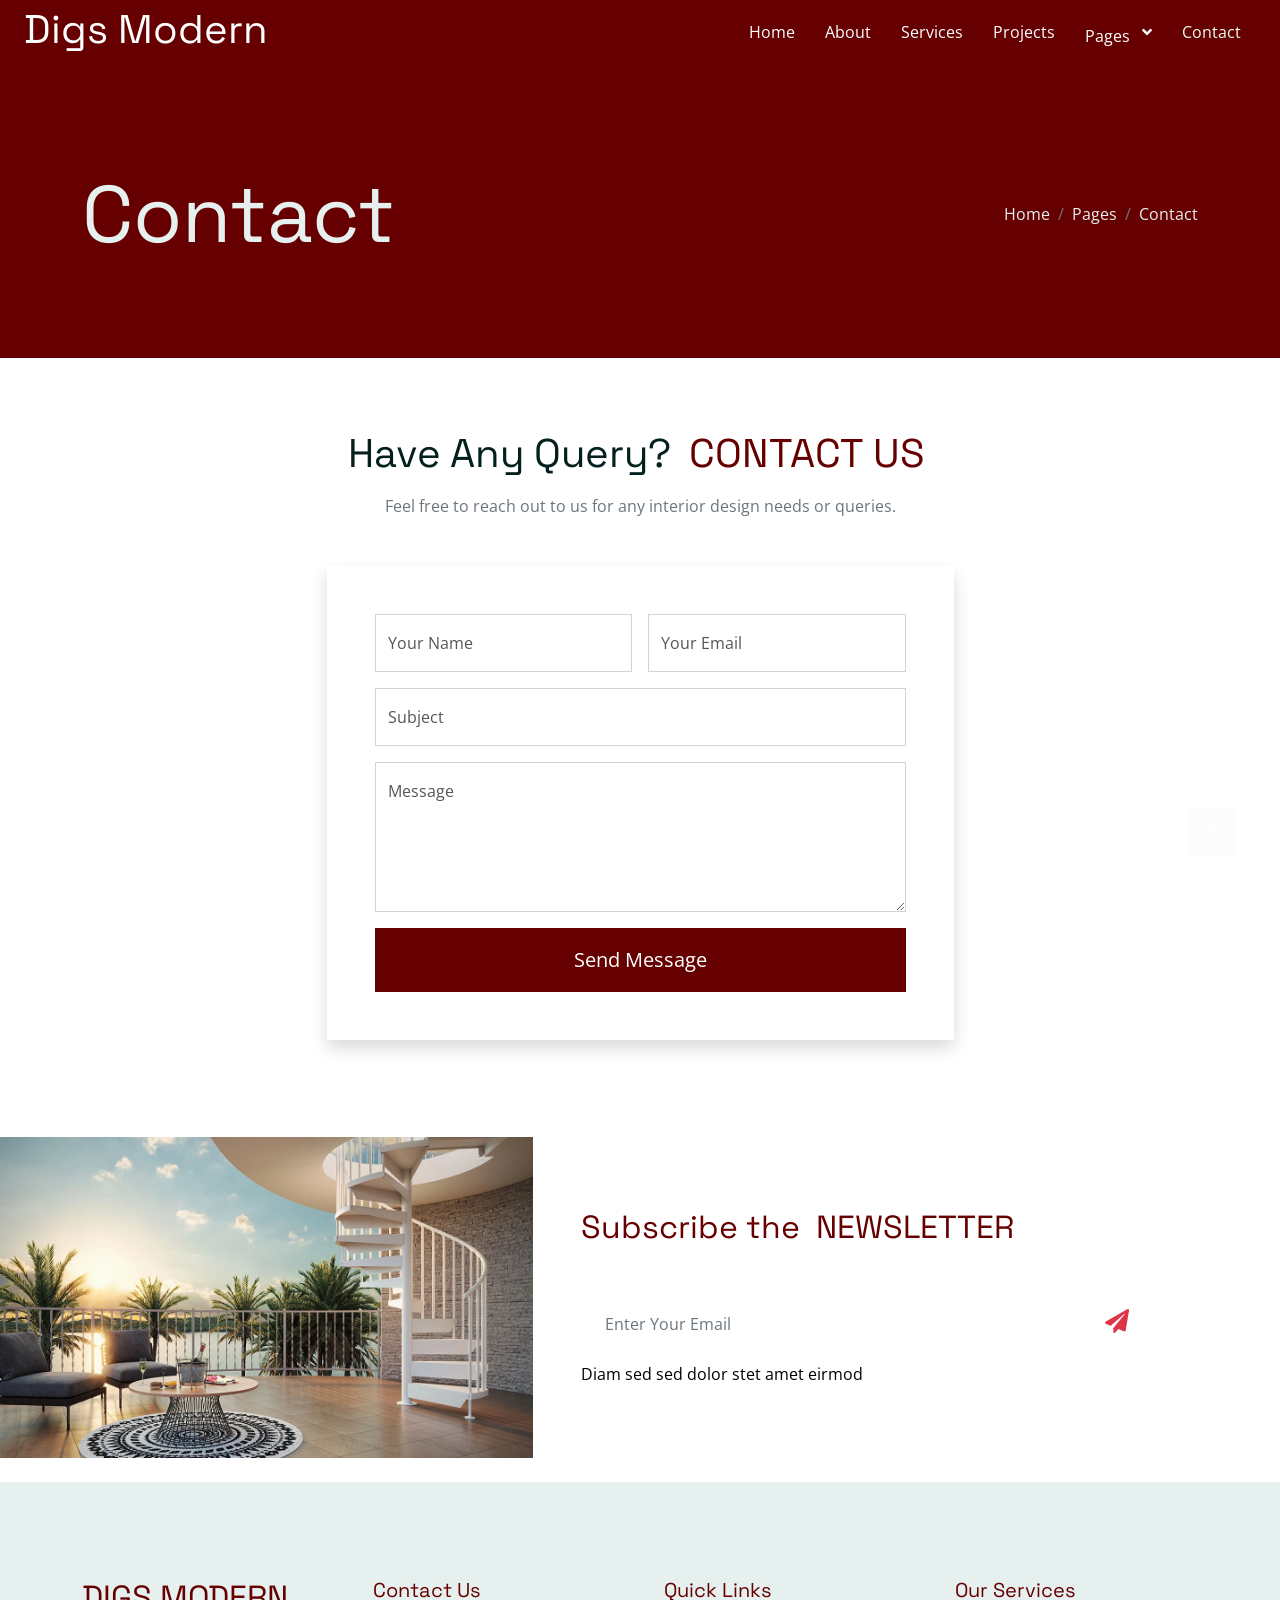
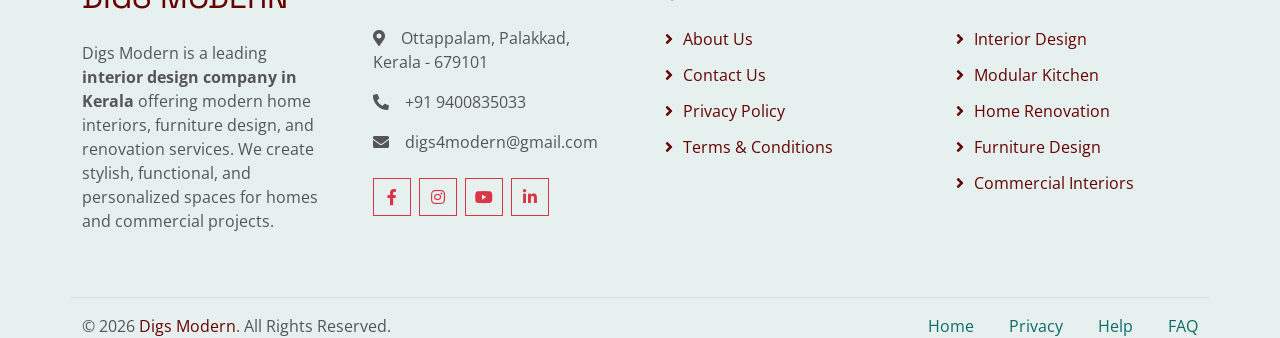
<file: contact.html>
<!DOCTYPE html>
<html lang="en">

<head>
    <meta charset="utf-8">
    <title>Contact Best Interior Designers in Kerala | Digs Modern</title>
    <meta content="width=device-width, initial-scale=1.0" name="viewport">
    <meta content="" name="keywords">
    <meta content="" name="description">

    
    <link href="img/favicon.ico" rel="icon">

    
    <link rel="preconnect" href="https://fonts.googleapis.com">
    <link rel="preconnect" href="https://fonts.gstatic.com" crossorigin>
    <link href="https://fonts.googleapis.com/css2?family=Open+Sans&family=Space+Grotesk&display=swap" rel="stylesheet">

  
    <link href="https://cdnjs.cloudflare.com/ajax/libs/font-awesome/5.10.0/css/all.min.css" rel="stylesheet">
    <link href="https://cdn.jsdelivr.net/npm/bootstrap-icons@1.4.1/font/bootstrap-icons.css" rel="stylesheet">

   
    <link href="lib/animate/animate.min.css" rel="stylesheet">
    <link href="lib/owlcarousel/assets/owl.carousel.min.css" rel="stylesheet">

    
    <link href="css/bootstrap.min.css" rel="stylesheet">

    
    <link href="css/style.css" rel="stylesheet">

    <style>
        .navbar {
  background-color: #660000 !important;
  margin: 0;
        }
    </style>
</head>

<body>
    
    <div id="spinner"
        class="show bg-white position-fixed translate-middle w-100 vh-100 top-50 start-50 d-flex align-items-center justify-content-center">
        <div class="spinner-grow text-primary" style="width: 3rem; height: 3rem;" role="status">
            <span class="sr-only">Loading...</span>
        </div>
    </div>
    
   


  
          
              <div class="container-fluid sticky-top p-0">
    <nav class="navbar navbar-expand-lg navbar-dark p-0">
        <div class="container-fluid px-4">

            <a href="index.html" class="navbar-brand">
                <h1 style="color:white;">Digs Modern</h1>
            </a>

            <button type="button" class="navbar-toggler ms-auto me-0"
                data-bs-toggle="collapse"
                data-bs-target="#navbarCollapse">
                <span class="navbar-toggler-icon"></span>
            </button>

            <div class="collapse navbar-collapse" id="navbarCollapse">
                <div class="navbar-nav ms-auto">

                    <a href="index.html" class="nav-item nav-link">Home</a>
                    <a href="about.html" class="nav-item nav-link">About</a>
                    <a href="service.html" class="nav-item nav-link">Services</a>
                    <a href="project.html" class="nav-item nav-link">Projects</a>

                    <div class="nav-item dropdown">
                        <a href="#" class="nav-link dropdown-toggle"
                            data-bs-toggle="dropdown">
                            Pages
                        </a>

                        <div class="dropdown-menu bg-light mt-2">
                            <a href="feature.html" class="dropdown-item">Features</a>
                            <a href="team.html" class="dropdown-item">Our Team</a>
                            <a href="testimonial.html" class="dropdown-item">Testimonial</a>
                        </div>
                    </div>

                    <a href="contact.html" class="nav-item nav-link active">Contact</a>

                </div>
            </div>

        </div>
    </nav>
</div>
 


    
    <div class="container-fluid pb-5 y hero-header" style="background-color: #660000 ; color: white;">
        <div class="container py-5">
            <div class="row g-3 align-items-center">
                <div class="col-lg-6 text-center text-lg-start">
                    <h1 class="display-1 mb-0 animated slideInLeft text-light">Contact</h1>
                </div>
                <div class="col-lg-6 animated slideInRight">
                    <nav aria-label="breadcrumb">
                        <ol class="breadcrumb justify-content-center justify-content-lg-end mb-0">
                            <li class="breadcrumb-item"><a class="text-light" href="#!">Home</a></li>
                            <li class="breadcrumb-item"><a class="text-light" href="#!">Pages</a></li>
                            <li class="breadcrumb-item text-light active" aria-current="page">Contact</li>
                        </ol>
                    </nav>
                </div>
            </div>
        </div>
    </div>
   


   <!-- Contact Section Start -->
<div class="container-fluid py-5">
  <div class="container py-4 px-3 px-md-4">
    
    <div class="text-center mb-5">
      <h1 class="mb-3">
        Have Any Query?
        <span class="text-uppercase px-2 bg-white" style="color:#660000 ;">
          Contact Us
        </span>
      </h1>
      <p class="text-muted">
        Feel free to reach out to us for any interior design needs or queries.
      </p>
    </div>

    <div class="row justify-content-center">
      <div class="col-12 col-md-10 col-lg-7">

        <div class="card shadow border-0">
          <div class="card-body p-4 p-md-5">

            <form>
              <div class="row g-3">

                <div class="col-12 col-md-6">
                  <div class="form-floating">
                    <input type="text" class="form-control" id="name" placeholder="Your Name" required>
                    <label for="name">Your Name</label>
                  </div>
                </div>

                <div class="col-12 col-md-6">
                  <div class="form-floating">
                    <input type="email" class="form-control" id="email" placeholder="Your Email" required>
                    <label for="email">Your Email</label>
                  </div>
                </div>

                <div class="col-12">
                  <div class="form-floating">
                    <input type="text" class="form-control" id="subject" placeholder="Subject">
                    <label for="subject">Subject</label>
                  </div>
                </div>

                <div class="col-12">
                  <div class="form-floating">
                    <textarea class="form-control" id="message" placeholder="Message"
                      style="height: 150px"></textarea>
                    <label for="message">Message</label>
                  </div>
                </div>

                <div class="col-12">
                  <button type="submit"
                    class="btn w-100 py-3 fs-5"
                    style="background-color:#660000 ; color:white;">
                    Send Message
                  </button>
                </div>

              </div>
            </form>

          </div>
        </div>

      </div>
    </div>

  </div>
</div>
<!-- Contact Section End -->


    <div class="container-fluid  newsletter p-0"style="background-color:white; color: black;">
        <div class="container p-0">
            <div class="row g-0 align-items-center">
                <div class="col-md-5 ps-lg-0 text-start wow fadeIn" data-wow-delay="0.2s">
                    <img class="img-fluid w-100" src="mkl.webp" alt="Modern home interior design inspiration for stylish living spaces">
                </div>
                <div class="col-md-7 py-5 newsletter-text wow fadeIn" data-wow-delay="0.5s">
                    <div class="p-5">
                        <h2 class="mb-5" ;" style="color: #660000;">Subscribe the <span
                                class="text-uppercase px-2"style="bakground-color:#e6f0ef;">Newsletter</span></h2>
                        <div class="position-relative w-100 mb-2">
                            <input class="form-control border-0 w-100 ps-4 pe-5" type="text"
                                placeholder="Enter Your Email" style="height: 60px;">
                            <button type="button" class="btn shadow-none position-absolute top-0 end-0 mt-2 me-2"><i
                                    class="fa fa-paper-plane text-danger fs-4"></i></button>
                        </div>
                        <p class="mb-0">Diam sed sed dolor stet amet eirmod</p>
                    </div>
                </div>
            </div>
        </div>
    </div>
    
   <div class="container-fluid bg-light text-dark-50 footer pt-5">
    <div class="container py-5">
        <div class="row g-5">

            <!-- ABOUT -->
            <div class="col-md-6 col-lg-3">
                <a href="index.html" class="d-inline-block mb-3">
                    <h2 style="color:#660000">DIGS MODERN</h2>
                </a>
                <p>
                    Digs Modern is a leading <strong>interior design company in Kerala</strong> offering modern home interiors, 
                    furniture design, and renovation services. We create stylish, functional, and personalized spaces 
                    for homes and commercial projects.
                </p>
            </div>

            <!-- CONTACT -->
            <div class="col-md-6 col-lg-3">
                <h5 class="mb-4" style="color: #660000;">Contact Us</h5>
                <p><i class="fa fa-map-marker-alt me-3"></i>Ottappalam, Palakkad, Kerala - 679101</p>
                <p><i class="fa fa-phone-alt me-3"></i>+91 9400835033</p>
                <p><i class="fa fa-envelope me-3"></i>digs4modern@gmail.com</p>

                <div class="d-flex pt-2">
                    <a class="btn btn-outline-danger btn-square me-2" href="#"><i class="fab fa-facebook-f"></i></a>
                    <a class="btn btn-outline-danger btn-square me-2" href="#"><i class="fab fa-instagram"></i></a>
                    <a class="btn btn-outline-danger btn-square me-2" href="#"><i class="fab fa-youtube"></i></a>
                    <a class="btn btn-outline-danger btn-square me-2" href="#"><i class="fab fa-linkedin-in"></i></a>
                </div>
            </div>

            <!-- QUICK LINKS -->
            <div class="col-md-6 col-lg-3">
                <h5 class="mb-4" style="color:#660000;">Quick Links</h5>
                <a class="btn btn-link" href="about.html" style="color:#660000;">About Us</a>
                <a class="btn btn-link" href="contact.html" style="color:#660000;">Contact Us</a>
                <a class="btn btn-link" href="#"style="color:#660000;">Privacy Policy</a>
                <a class="btn btn-link" href="#"style="color:#660000;">Terms & Conditions</a>
            </div>

            <!-- SERVICES -->
            <div class="col-md-6 col-lg-3">
                <h5 class="mb-4" style="color:#660000;">Our Services</h5>
                <a class="btn btn-link" href="#"style="color:#660000;">Interior Design</a>
                <a class="btn btn-link" href="#"style="color:#660000;">Modular Kitchen</a>
                <a class="btn btn-link" href="#"style="color:#660000;">Home Renovation</a>
                <a class="btn btn-link" href="#"style="color:#660000;">Furniture Design</a>
                <a class="btn btn-link" href="#"style="color:#660000;">Commercial Interiors</a>
            </div>

        </div>
    </div>

    <!-- COPYRIGHT -->
    <div class="container">
        <div class="row pt-3 border-top">

            <div class="col-md-6 text-center text-md-start">
                <p class="mb-0">
                    &copy; 2026 <a href="index.html" style="color:#660000;">Digs Modern</a>. 
                    All Rights Reserved.
                </p>
            </div>

            <div class="col-md-6 text-center text-md-end">
                <div class="footer-menu">
                    <a href="index.html">Home</a>
                    <a href="#">Privacy</a>
                    <a href="#">Help</a>
                    <a href="#">FAQ</a>
                </div>
            </div>

        </div>
    </div>
</div>
   


    
    <a href="#!"  id="arrow1" class="btn btn-lg btn-danger btn-lg-square back-to-top"><i class="bi bi-arrow-up"></i></a>


   
    <script src="https://ajax.googleapis.com/ajax/libs/jquery/3.6.1/jquery.min.js"></script>
    <script src="https://cdn.jsdelivr.net/npm/bootstrap@5.0.0/dist/js/bootstrap.bundle.min.js"></script>
    <script src="lib/wow/wow.min.js"></script>
    <script src="lib/easing/easing.min.js"></script>
    <script src="lib/waypoints/waypoints.min.js"></script>
    <script src="lib/owlcarousel/owl.carousel.min.js"></script>

    
    <script src="js/main.js"></script>
</body>

</html>
</file>
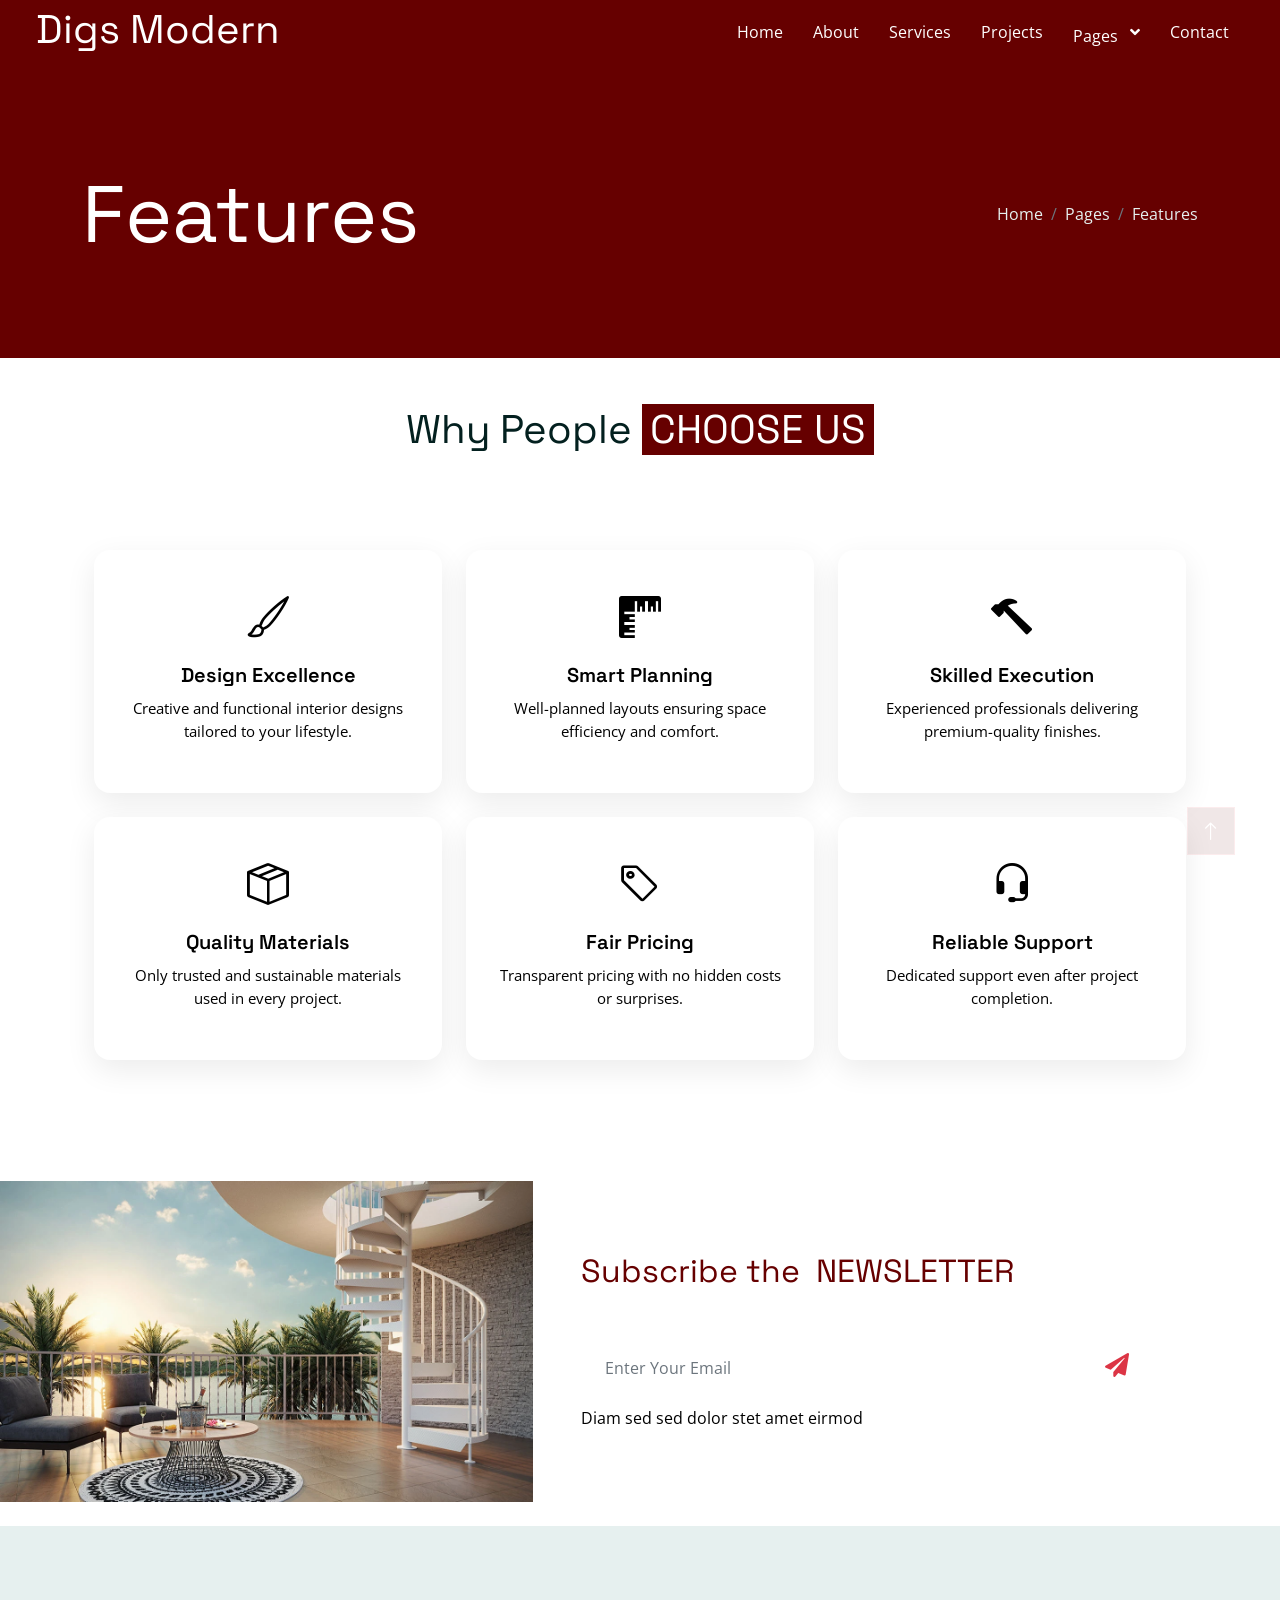
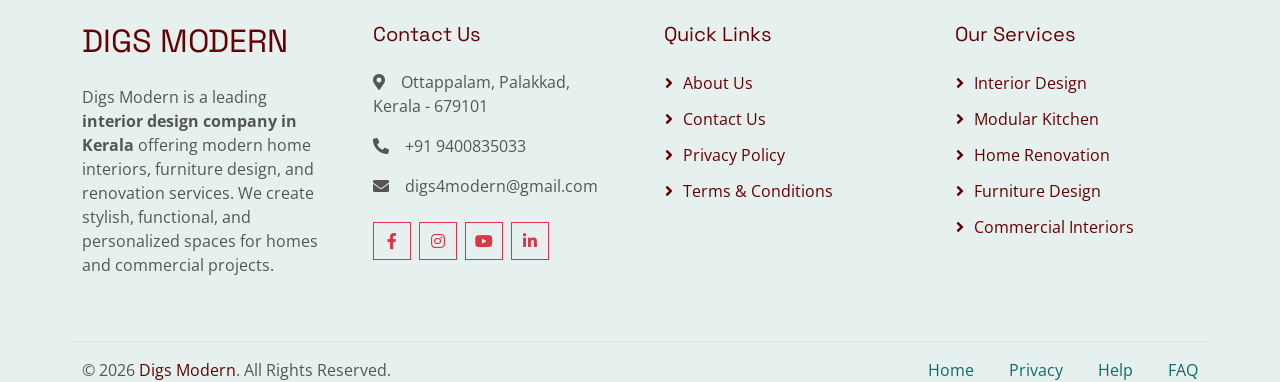
<file: feature.html>
<!DOCTYPE html>
<html lang="en">

<head>
    <meta charset="utf-8">
    <title>Top Features of Our Interior Design Services | Digs Modern</title>
    <meta content="width=device-width, initial-scale=1.0" name="viewport">
    <meta content="" name="keywords">
    <meta content="" name="description">

    
    <link href="img/favicon.ico" rel="icon">

    
    <link rel="preconnect" href="https://fonts.googleapis.com">
    <link rel="preconnect" href="https://fonts.gstatic.com" crossorigin>
    <link href="https://fonts.googleapis.com/css2?family=Open+Sans&family=Space+Grotesk&display=swap" rel="stylesheet">

    
    <link href="https://cdnjs.cloudflare.com/ajax/libs/font-awesome/5.10.0/css/all.min.css" rel="stylesheet">
    <link href="https://cdn.jsdelivr.net/npm/bootstrap-icons@1.4.1/font/bootstrap-icons.css" rel="stylesheet">

    
    <link href="lib/animate/animate.min.css" rel="stylesheet">
    <link href="lib/owlcarousel/assets/owl.carousel.min.css" rel="stylesheet">

    
    <link href="css/bootstrap.min.css" rel="stylesheet">

    
    <link href="css/style.css" rel="stylesheet">
</head>
<style>
 .navbar {
  background-color: #660000 !important;
  margin: 0;
        }
    
.feature-card {
    background: #ffffff;
    padding: 35px 25px;
    border-radius: 16px;
    box-shadow: 0 10px 30px rgba(0,0,0,0.08);
    transition: all 0.3s ease;
    height: 100%;
}

.feature-card i {
    font-size: 42px;
    color:black;
    margin-bottom: 15px;
    display: inline-block;
}

.feature-card h5 {
    font-weight: 600;
    margin-bottom: 10px;
    color:black;
}

.feature-card p {
    font-size: 15px;
    color:black;
}

.feature-card:hover {
    background:#660000;
    transform: translateY(-8px);
}

.feature-card:hover i,
.feature-card:hover h5,
.feature-card:hover p {
    color:whitesmoke;
}    

</style>

<body>
    
    <div id="spinner"
        class="show bg-white position-fixed translate-middle w-100 vh-100 top-50 start-50 d-flex align-items-center justify-content-center">
        <div class="spinner-grow text-light" style="width: 3rem; height: 3rem;" role="status">
            <span class="sr-only">Loading...</span>
        </div>
    </div>
 


    
   <div class="container-fluid sticky-top">
    <nav class="navbar navbar-expand-lg navbar-dark bg-orange p-0">
        <div class="container-fluid px-4">

            <a href="index.html" class="navbar-brand">
                <h1 style="color:white;">Digs Modern</h1>
            </a>

            <!-- Mobile Toggle -->
            <button class="navbar-toggler ms-auto me-0" type="button"
                data-bs-toggle="collapse"
                data-bs-target="#navbarCollapse"
                aria-controls="navbarCollapse"
                aria-expanded="false"
                aria-label="Toggle navigation">
                <span class="navbar-toggler-icon"></span>
            </button>

            <!-- Navbar -->
            <div class="collapse navbar-collapse" id="navbarCollapse">
                <div class="navbar-nav ms-auto">

                    <a href="index.html" class="nav-item nav-link">Home</a>
                    <a href="about.html" class="nav-item nav-link">About</a>
                    <a href="service.html" class="nav-item nav-link">Services</a>
                    <a href="project.html" class="nav-item nav-link">Projects</a>

                    <!-- Dropdown -->
                    <div class="nav-item dropdown">
                        <a href="#" class="nav-link dropdown-toggle"
                            id="pagesDropdown"
                            role="button"
                            data-bs-toggle="dropdown"
                            aria-expanded="false">
                            Pages
                        </a>

                        <ul class="dropdown-menu" aria-labelledby="pagesDropdown">
                            <li><a href="feature.html" class="dropdown-item">Features</a></li>
                            <li><a href="team.html" class="dropdown-item">Our Team</a></li>
                            <li><a href="testimonial.html" class="dropdown-item">Testimonial</a></li>
                        </ul>
                    </div>

                    <a href="contact.html" class="nav-item nav-link">Contact</a>

                </div>
            </div>

        </div>
    </nav>
</div>
    


    
    <div class="container-fluid pb-5  hero-header" style="background-color:#660000; color: white;">
        <div class="container py-5">
            <div class="row g-3 align-items-center">
                <div class="col-lg-6 text-center text-lg-start">
                    <h1 class="display-1 mb-0 animated slideInLeft" style="color:white;">Features</h1>
                </div>
                <div class="col-lg-6 animated slideInRight">
                    <nav aria-label="breadcrumb">
                        <ol class="breadcrumb justify-content-center justify-content-lg-end mb-0">
                            <li class="breadcrumb-item"><a class="text-light" href="#!">Home</a></li>
                            <li class="breadcrumb-item"><a class="text-light" href="#!">Pages</a></li>
                            <li class="breadcrumb-item text-light active" aria-current="page">Features</li>
                        </ol>
                    </nav>
                </div>
            </div>
        </div>
    </div>
   


    
     <div class="container-fluid py-5">
        <div class="container">
            <div class="text-center wow fadeIn" data-wow-delay="0.1s">
                <h1 class="mb-5">Why People <span class="text-uppercase px-2"style="
                 background-color:#660000;color: white;">Choose Us</span>
                </h1>
           <div class="container py-5">
  <div class="row g-4 text-center">

    <div class="col-md-4">
      <div class="feature-card">
        <i class="bi bi-brush"></i>
        <h5>Design Excellence</h5>
        <p>Creative and functional interior designs tailored to your lifestyle.</p>
      </div>
    </div>

    <div class="col-md-4">
      <div class="feature-card">
        <i class="bi bi-rulers"></i>
        <h5>Smart Planning</h5>
        <p>Well-planned layouts ensuring space efficiency and comfort.</p>
      </div>
    </div>

    <div class="col-md-4">
      <div class="feature-card">
        <i class="bi bi-hammer"></i>
        <h5>Skilled Execution</h5>
        <p>Experienced professionals delivering premium-quality finishes.</p>
      </div>
    </div>

    <div class="col-md-4">
      <div class="feature-card">
        <i class="bi bi-box-seam"></i>
        <h5>Quality Materials</h5>
        <p>Only trusted and sustainable materials used in every project.</p>
      </div>
    </div>

    <div class="col-md-4">
      <div class="feature-card">
        <i class="bi bi-tag"></i>
        <h5>Fair Pricing</h5>
        <p>Transparent pricing with no hidden costs or surprises.</p>
      </div>
    </div>

    <div class="col-md-4">
      <div class="feature-card">
        <i class="bi bi-headset"></i>
        <h5>Reliable Support</h5>
        <p>Dedicated support even after project completion.</p>
      </div>
    </div>

  </div>
</div>

            </div>
        </div>
    </div>
    
   


  <div class="container-fluid  newsletter p-0"style="background-color:white; color: black;">
        <div class="container p-0">
            <div class="row g-0 align-items-center">
                <div class="col-md-5 ps-lg-0 text-start wow fadeIn" data-wow-delay="0.2s">
                    <img class="img-fluid w-100" src="mkl.webp" alt="Modern home interior design inspiration for stylish living spaces">
                </div>
                <div class="col-md-7 py-5 newsletter-text wow fadeIn" data-wow-delay="0.5s">
                    <div class="p-5">
                        <h2 class="mb-5" ;" style="color: #660000;">Subscribe the <span
                                class="text-uppercase px-2"style="bakground-color:#e6f0ef;">Newsletter</span></h2>
                        <div class="position-relative w-100 mb-2">
                            <input class="form-control border-0 w-100 ps-4 pe-5" type="text"
                                placeholder="Enter Your Email" style="height: 60px;">
                            <button type="button" class="btn shadow-none position-absolute top-0 end-0 mt-2 me-2"><i
                                    class="fa fa-paper-plane text-danger fs-4"></i></button>
                        </div>
                        <p class="mb-0">Diam sed sed dolor stet amet eirmod</p>
                    </div>
                </div>
            </div>
        </div>
    </div>
    
   <div class="container-fluid bg-light text-dark-50 footer pt-5">
    <div class="container py-5">
        <div class="row g-5">

            <!-- ABOUT -->
            <div class="col-md-6 col-lg-3">
                <a href="index.html" class="d-inline-block mb-3">
                    <h2 style="color:#660000">DIGS MODERN</h2>
                </a>
                <p>
                    Digs Modern is a leading <strong>interior design company in Kerala</strong> offering modern home interiors, 
                    furniture design, and renovation services. We create stylish, functional, and personalized spaces 
                    for homes and commercial projects.
                </p>
            </div>

            <!-- CONTACT -->
            <div class="col-md-6 col-lg-3">
                <h5 class="mb-4" style="color: #660000;">Contact Us</h5>
                <p><i class="fa fa-map-marker-alt me-3"></i>Ottappalam, Palakkad, Kerala - 679101</p>
                <p><i class="fa fa-phone-alt me-3"></i>+91 9400835033</p>
                <p><i class="fa fa-envelope me-3"></i>digs4modern@gmail.com</p>

                <div class="d-flex pt-2">
                    <a class="btn btn-outline-danger btn-square me-2" href="#"><i class="fab fa-facebook-f"></i></a>
                    <a class="btn btn-outline-danger btn-square me-2" href="#"><i class="fab fa-instagram"></i></a>
                    <a class="btn btn-outline-danger btn-square me-2" href="#"><i class="fab fa-youtube"></i></a>
                    <a class="btn btn-outline-danger btn-square me-2" href="#"><i class="fab fa-linkedin-in"></i></a>
                </div>
            </div>

            <!-- QUICK LINKS -->
            <div class="col-md-6 col-lg-3">
                <h5 class="mb-4" style="color:#660000;">Quick Links</h5>
                <a class="btn btn-link" href="about.html" style="color:#660000;">About Us</a>
                <a class="btn btn-link" href="contact.html" style="color:#660000;">Contact Us</a>
                <a class="btn btn-link" href="#"style="color:#660000;">Privacy Policy</a>
                <a class="btn btn-link" href="#"style="color:#660000;">Terms & Conditions</a>
            </div>

            <!-- SERVICES -->
            <div class="col-md-6 col-lg-3">
                <h5 class="mb-4" style="color:#660000;">Our Services</h5>
                <a class="btn btn-link" href="#"style="color:#660000;">Interior Design</a>
                <a class="btn btn-link" href="#"style="color:#660000;">Modular Kitchen</a>
                <a class="btn btn-link" href="#"style="color:#660000;">Home Renovation</a>
                <a class="btn btn-link" href="#"style="color:#660000;">Furniture Design</a>
                <a class="btn btn-link" href="#"style="color:#660000;">Commercial Interiors</a>
            </div>

        </div>
    </div>

    <!-- COPYRIGHT -->
    <div class="container">
        <div class="row pt-3 border-top">

            <div class="col-md-6 text-center text-md-start">
                <p class="mb-0">
                    &copy; 2026 <a href="index.html" style="color:#660000;">Digs Modern</a>. 
                    All Rights Reserved.
                </p>
            </div>

            <div class="col-md-6 text-center text-md-end">
                <div class="footer-menu">
                    <a href="index.html">Home</a>
                    <a href="#">Privacy</a>
                    <a href="#">Help</a>
                    <a href="#">FAQ</a>
                </div>
            </div>

        </div>
    </div>
</div>
   
    <a href="#!" id="arrow1" class="btn btn-lg btn-danger btn-lg-square back-to-top"><i class="bi bi-arrow-up"></i></a>


    
    <script src="https://ajax.googleapis.com/ajax/libs/jquery/3.6.1/jquery.min.js"></script>
    <script src="https://cdn.jsdelivr.net/npm/bootstrap@5.0.0/dist/js/bootstrap.bundle.min.js"></script>
    <script src="lib/wow/wow.min.js"></script>
    <script src="lib/easing/easing.min.js"></script>
    <script src="lib/waypoints/waypoints.min.js"></script>
    <script src="lib/owlcarousel/owl.carousel.min.js"></script>

    
    <script src="js/main.js"></script>
</body>

</html>
</file>
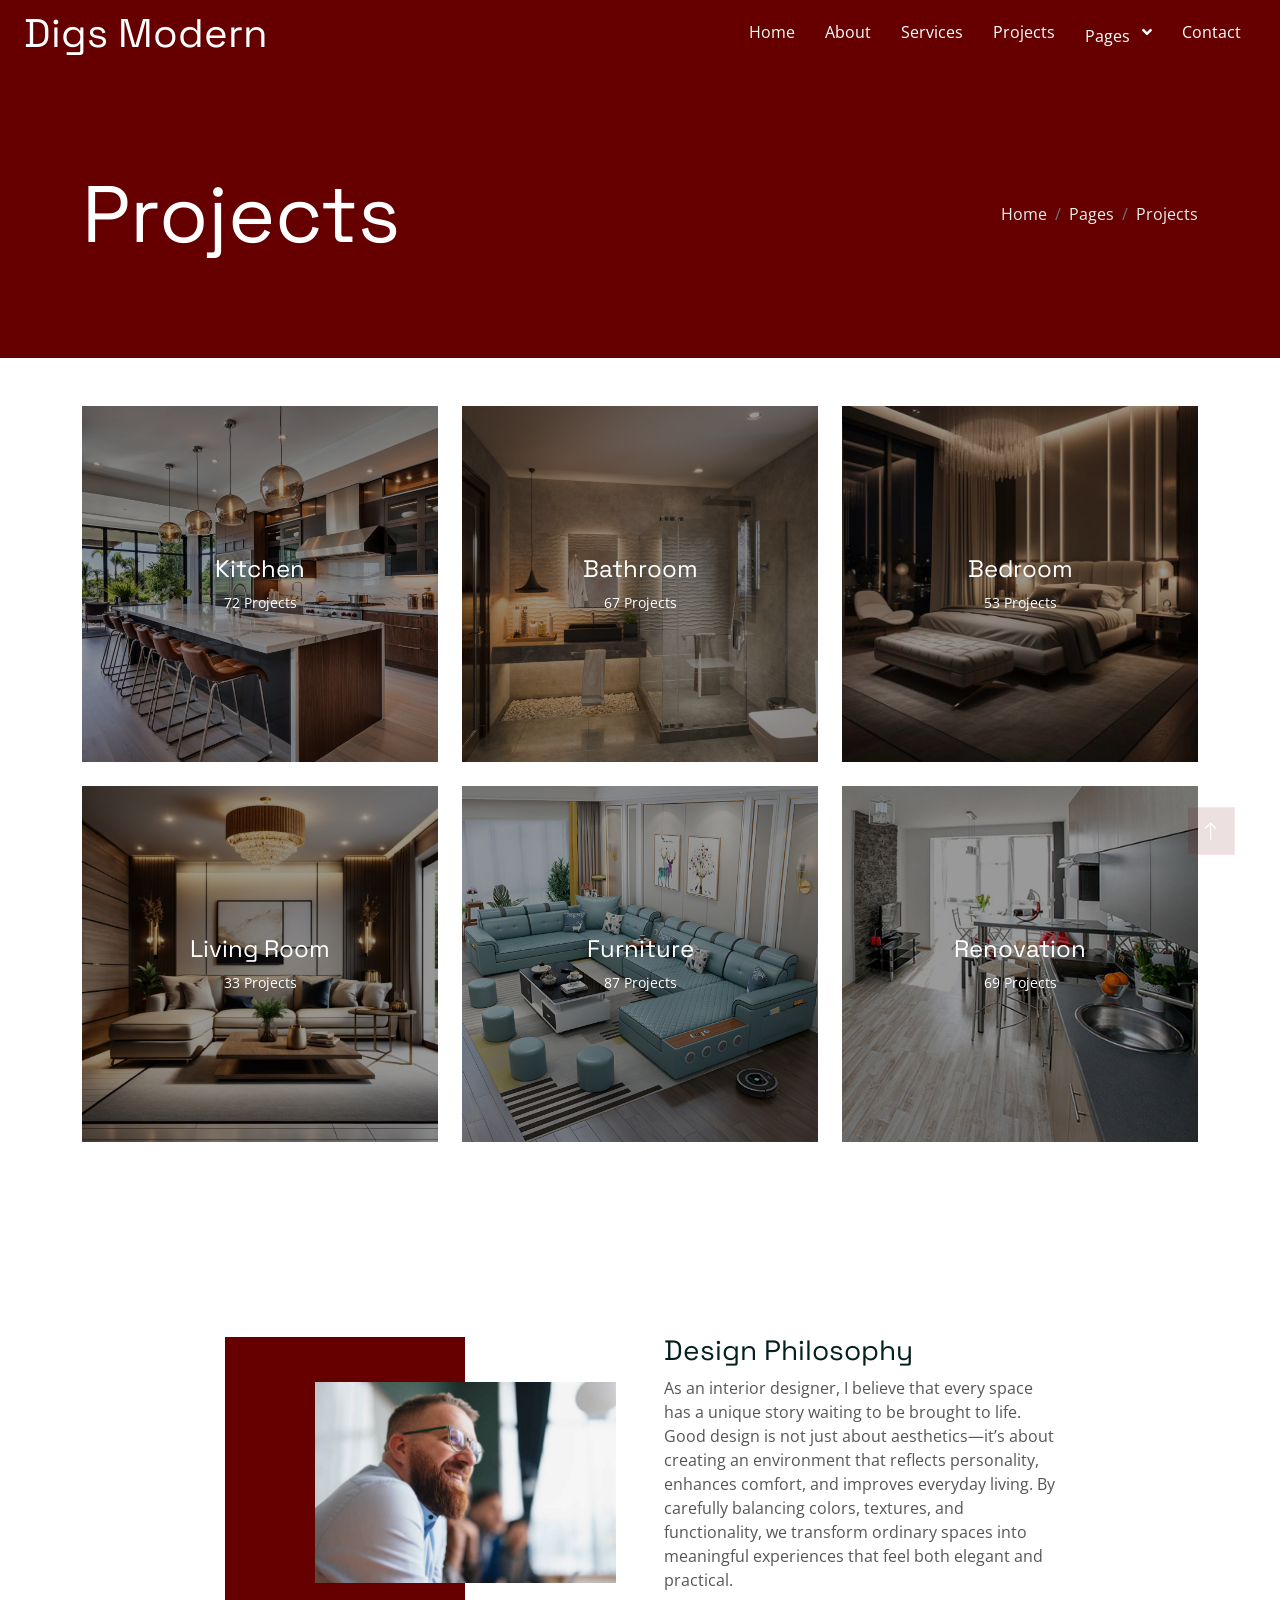
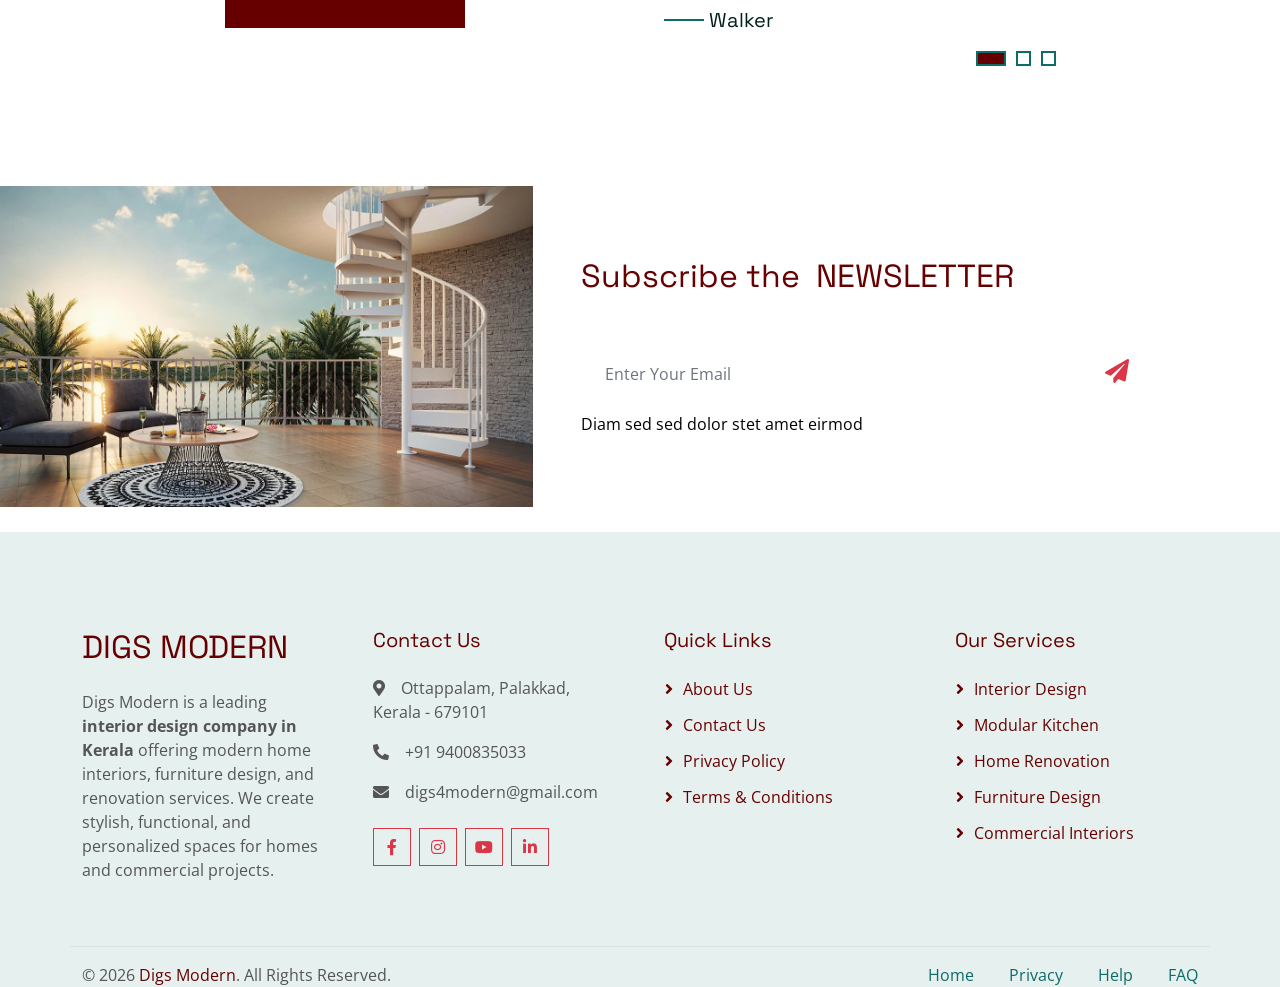
<file: project.html>
<!DOCTYPE html>
<html lang="en">

<head>
    <meta charset="utf-8">
    <title>Our Interior Design Projects in Kerala | Digs Modern</title>
    <meta content="width=device-width, initial-scale=1.0" name="viewport">
    <meta content="" name="keywords">
    <meta content="" name="description">

    
    <link href="img/favicon.ico" rel="icon">

   
    <link rel="preconnect" href="https://fonts.googleapis.com">
    <link rel="preconnect" href="https://fonts.gstatic.com" crossorigin>
    <link href="https://fonts.googleapis.com/css2?family=Open+Sans&family=Space+Grotesk&display=swap" rel="stylesheet">

   
    <link href="https://cdnjs.cloudflare.com/ajax/libs/font-awesome/5.10.0/css/all.min.css" rel="stylesheet">
    <link href="https://cdn.jsdelivr.net/npm/bootstrap-icons@1.4.1/font/bootstrap-icons.css" rel="stylesheet">

    
    <link href="lib/animate/animate.min.css" rel="stylesheet">
    <link href="lib/owlcarousel/assets/owl.carousel.min.css" rel="stylesheet">

    
    <link href="css/bootstrap.min.css" rel="stylesheet">

    
    <link href="css/style.css" rel="stylesheet">
    <style>
        .navbar {
  background-color: #660000 !important;
  margin: 0;
}
    </style>
    
</head>

<body>
  
    <div id="spinner"
        class="show bg-white position-fixed translate-middle w-100 vh-100 top-50 start-50 d-flex align-items-center justify-content-center">
        <div class="spinner-grow text-primary" style="width: 3rem; height: 3rem;" role="status">
            <span class="sr-only">Loading...</span>
        </div>
    </div>
    


   
    <div class="container-fluid sticky-top p-0">
    <nav class="navbar navbar-expand-lg navbar-dark p-0" style="background-color:#660000;">
        <div class="container-fluid px-4">

            <!-- Logo -->
            <a href="index.html" class="navbar-brand">
                <h1 style="color:white; margin:0;">Digs Modern</h1>
            </a>

            <!-- Mobile Toggle -->
            <button class="navbar-toggler ms-auto border-0 shadow-none"
                type="button"
                data-bs-toggle="collapse"
                data-bs-target="#navbarCollapse"
                aria-controls="navbarCollapse"
                aria-expanded="false"
                aria-label="Toggle navigation">

                <span class="navbar-toggler-icon"></span>
            </button>

            <!-- Navbar Menu -->
            <div class="collapse navbar-collapse" id="navbarCollapse">
                <div class="navbar-nav ms-auto text-center text-lg-start">

                    <a href="index.html" class="nav-item nav-link active">Home</a>
                    <a href="about.html" class="nav-item nav-link">About</a>
                    <a href="service.html" class="nav-item nav-link">Services</a>
                    <a href="project.html" class="nav-item nav-link">Projects</a>

                    <!-- Dropdown -->
                    <div class="nav-item dropdown">
                        <a href="#"
                           class="nav-link dropdown-toggle"
                           id="pagesDropdown"
                           role="button"
                           data-bs-toggle="dropdown"
                           aria-expanded="false">
                           Pages
                        </a>

                        <ul class="dropdown-menu" aria-labelledby="pagesDropdown">
                            <li><a class="dropdown-item" href="feature.html">Features</a></li>
                            <li><a class="dropdown-item" href="team.html">Our Team</a></li>
                            <li><a class="dropdown-item" href="testimonial.html">Testimonial</a></li>
                        </ul>
                    </div>

                    <a href="contact.html" class="nav-item nav-link">Contact</a>

                </div>
            </div>

        </div>
    </nav>
</div>
    

   


    
    <div class="container-fluid pb-5 hero-header" style=" background-color:#660000;" >
        <div class="container py-5">
            <div class="row g-3 align-items-center">
                <div class="col-lg-6 text-center text-lg-start">
                    <h1 class="display-1 mb-0 animated slideInLeft" style="color: white;" >Projects</h1>
                </div>
                <div class="col-lg-6 animated slideInRight">
                    <nav aria-label="breadcrumb">
                        <ol class="breadcrumb justify-content-center justify-content-lg-end mb-0">
                            <li class="breadcrumb-item"><a class="text-light" href="#!">Home</a></li>
                            <li class="breadcrumb-item"><a class="text-light" href="#!">Pages</a></li>
                            <li class="breadcrumb-item text-light active" aria-current="page">Projects</li>
                        </ol>
                    </nav>
                </div>
            </div>
        </div>
    </div>
    

    
    <div class="container-fluid py-5">
    <div class="container">
        <div class="row g-4">

            <div class="col-md-6 col-lg-4">
                <div class="project-item position-relative overflow-hidden">
                    <img class="img-fluid w-100" src="ki3.jpeg">
                    <div class="project-overlay">
                        <h4 class="text-white">Kitchen</h4>
                        <small class="text-white">72 Projects</small>
                    </div>
                </div>
            </div>

            <div class="col-md-6 col-lg-4">
                <div class="project-item position-relative overflow-hidden">
                    <img class="img-fluid w-100" src="bat1.jpg">
                    <div class="project-overlay">
                        <h4 class="text-white">Bathroom</h4>
                        <small class="text-white">67 Projects</small>
                    </div>
                </div>
            </div>

            <div class="col-md-6 col-lg-4">
                <div class="project-item position-relative overflow-hidden">
                    <img class="img-fluid w-100" src="bed1.jpg">
                    <div class="project-overlay">
                        <h4 class="text-white">Bedroom</h4>
                        <small class="text-white">53 Projects</small>
                    </div>
                </div>
            </div>

            <div class="col-md-6 col-lg-4">
                <div class="project-item position-relative overflow-hidden">
                    <img class="img-fluid w-100" src="li1.jpg">
                    <div class="project-overlay">
                        <h4 class="text-white">Living Room</h4>
                        <small class="text-white">33 Projects</small>
                    </div>
                </div>
            </div>

            <div class="col-md-6 col-lg-4">
                <div class="project-item position-relative overflow-hidden">
                    <img class="img-fluid w-100" src="fut1.jpg">
                    <div class="project-overlay">
                        <h4 class="text-white">Furniture</h4>
                        <small class="text-white">87 Projects</small>
                    </div>
                </div>
            </div>

            <div class="col-md-6 col-lg-4">
                <div class="project-item position-relative overflow-hidden">
                    <img class="img-fluid w-100" src="img/project-6.jpg">
                    <div class="project-overlay">
                        <h4 class="text-white">Renovation</h4>
                        <small class="text-white">69 Projects</small>
                    </div>
                </div>
            </div>

        </div>
    </div>
</div>

    <br><br>

     <div class="container-xxl py-5" >
        <div class="container py-5">
            <div class="row justify-content-center">
                <div class="col-md-12 col-lg-9">
                    <div class="owl-carousel testimonial-carousel wow fadeIn" data-wow-delay="0.2s">
                        <div class="testimonial-item">
                            <div class="row g-5 align-items-center">
                                <div class="col-md-6">
                                    <div class="testimonial-img">
                                        <img class="img-fluid" src="pah3.jpg" alt="Modern interior design using sustainable materials">
                                    </div>
                                </div>
                                <div class="col-md-6">
                                    <div class="testimonial-text pb-5 pb-md-0">
                                        <h3>Design Philosophy</h3>
                                        <p>As an interior designer, I believe that every space has a unique story waiting to be brought to life. Good design is not just about aesthetics—it’s about creating an environment that reflects personality, enhances comfort, and improves everyday living. By carefully balancing colors, textures, and functionality, we transform ordinary spaces into meaningful experiences that feel both elegant and practical.</p>
                                        <h5 class="mb-0">Walker</h5>
                                    </div>
                                </div>
                            </div>
                        </div>
                        <div class="testimonial-item">
                            <div class="row g-5 align-items-center">
                                <div class="col-md-6">
                                    <div class="testimonial-img">
                                        <img class="img-fluid" src="pal4.jpg" alt="Happy client experience with interior design services">
                                    </div>
                                </div>
                                <div class="col-md-6">
                                    <div class="testimonial-text pb-5 pb-md-0">
                                        <h3>Client-Centered Approach</h3>
                                        <p>Great design begins with understanding people. Every project we take on is guided by our client’s vision, lifestyle, and needs. We focus on listening, planning, and executing with precision to ensure that every detail aligns perfectly. From concept to completion, our goal is to deliver spaces that not only look beautiful but also feel personal, functional, and timeless.</p>
                                        <h5 class="mb-0">Sebastian</h5>
                                    </div>
                                </div>
                            </div>
                        </div>
                        <div class="testimonial-item">
                            <div class="row g-5 align-items-center">
                                <div class="col-md-6">
                                    <div class="testimonial-img">
                                        <img class="img-fluid" src="pah4.avif" alt="Affordable interior design solutions with budget-friendly approach">
                                    </div>
                                </div>
                                <div class="col-md-6">
                                    <div class="testimonial-text pb-5 pb-md-0">
                                        <h3>Brand & Administration Vision</h3>
                                        <p>At Digs Modern, our mission is to create interiors that inspire modern living while maintaining comfort and simplicity. We combine creativity, innovation, and quality craftsmanship to deliver exceptional results. Our administrative approach ensures smooth project management, clear communication, and timely execution—making the entire design journey seamless and stress-free for our clients.</p>
                                        <h5 class="mb-0">Bradley Gordon</h5>
                                    </div>
                                </div>
                            </div>
                        </div>
                    </div>
                </div>
            </div>
        </div>
    </div>
   
    
    <div class="container-fluid  newsletter p-0"style="background-color:white; color: black;">
        <div class="container p-0">
            <div class="row g-0 align-items-center">
                <div class="col-md-5 ps-lg-0 text-start wow fadeIn" data-wow-delay="0.2s">
                    <img class="img-fluid w-100" src="mkl.webp" alt="Modern home interior design inspiration for stylish living spaces">
                </div>
                <div class="col-md-7 py-5 newsletter-text wow fadeIn" data-wow-delay="0.5s">
                    <div class="p-5">
                        <h2 class="mb-5" ;" style="color: #660000;">Subscribe the <span
                                class="text-uppercase px-2"style="bakground-color:#e6f0ef;">Newsletter</span></h2>
                        <div class="position-relative w-100 mb-2">
                            <input class="form-control border-0 w-100 ps-4 pe-5" type="text"
                                placeholder="Enter Your Email" style="height: 60px;">
                            <button type="button" class="btn shadow-none position-absolute top-0 end-0 mt-2 me-2"><i
                                    class="fa fa-paper-plane text-danger fs-4"></i></button>
                        </div>
                        <p class="mb-0">Diam sed sed dolor stet amet eirmod</p>
                    </div>
                </div>
            </div>
        </div>
    </div>
    
   <div class="container-fluid bg-light text-dark-50 footer pt-5">
    <div class="container py-5">
        <div class="row g-5">

            <!-- ABOUT -->
            <div class="col-md-6 col-lg-3">
                <a href="index.html" class="d-inline-block mb-3">
                    <h2 style="color:#660000">DIGS MODERN</h2>
                </a>
                <p>
                    Digs Modern is a leading <strong>interior design company in Kerala</strong> offering modern home interiors, 
                    furniture design, and renovation services. We create stylish, functional, and personalized spaces 
                    for homes and commercial projects.
                </p>
            </div>

            <!-- CONTACT -->
            <div class="col-md-6 col-lg-3">
                <h5 class="mb-4" style="color: #660000;">Contact Us</h5>
                <p><i class="fa fa-map-marker-alt me-3"></i>Ottappalam, Palakkad, Kerala - 679101</p>
                <p><i class="fa fa-phone-alt me-3"></i>+91 9400835033</p>
                <p><i class="fa fa-envelope me-3"></i>digs4modern@gmail.com</p>

                <div class="d-flex pt-2">
                    <a class="btn btn-outline-danger btn-square me-2" href="#"><i class="fab fa-facebook-f"></i></a>
                    <a class="btn btn-outline-danger btn-square me-2" href="#"><i class="fab fa-instagram"></i></a>
                    <a class="btn btn-outline-danger btn-square me-2" href="#"><i class="fab fa-youtube"></i></a>
                    <a class="btn btn-outline-danger btn-square me-2" href="#"><i class="fab fa-linkedin-in"></i></a>
                </div>
            </div>

            <!-- QUICK LINKS -->
            <div class="col-md-6 col-lg-3">
                <h5 class="mb-4" style="color:#660000;">Quick Links</h5>
                <a class="btn btn-link" href="about.html" style="color:#660000;">About Us</a>
                <a class="btn btn-link" href="contact.html" style="color:#660000;">Contact Us</a>
                <a class="btn btn-link" href="#"style="color:#660000;">Privacy Policy</a>
                <a class="btn btn-link" href="#"style="color:#660000;">Terms & Conditions</a>
            </div>

            <!-- SERVICES -->
            <div class="col-md-6 col-lg-3">
                <h5 class="mb-4" style="color:#660000;">Our Services</h5>
                <a class="btn btn-link" href="#"style="color:#660000;">Interior Design</a>
                <a class="btn btn-link" href="#"style="color:#660000;">Modular Kitchen</a>
                <a class="btn btn-link" href="#"style="color:#660000;">Home Renovation</a>
                <a class="btn btn-link" href="#"style="color:#660000;">Furniture Design</a>
                <a class="btn btn-link" href="#"style="color:#660000;">Commercial Interiors</a>
            </div>

        </div>
    </div>

    <!-- COPYRIGHT -->
    <div class="container">
        <div class="row pt-3 border-top">

            <div class="col-md-6 text-center text-md-start">
                <p class="mb-0">
                    &copy; 2026 <a href="index.html" style="color:#660000;">Digs Modern</a>. 
                    All Rights Reserved.
                </p>
            </div>

            <div class="col-md-6 text-center text-md-end">
                <div class="footer-menu">
                    <a href="index.html">Home</a>
                    <a href="#">Privacy</a>
                    <a href="#">Help</a>
                    <a href="#">FAQ</a>
                </div>
            </div>

        </div>
    </div>
</div>
   
    <a href="#!" id="arrow1" class="btn btn-lg btn-danger btn-lg-square back-to-top"><i class="bi bi-arrow-up"></i></a>


    
    <script src="https://ajax.googleapis.com/ajax/libs/jquery/3.6.1/jquery.min.js"></script>
    <script src="https://cdn.jsdelivr.net/npm/bootstrap@5.0.0/dist/js/bootstrap.bundle.min.js"></script>
    <script src="lib/wow/wow.min.js"></script>
    <script src="lib/easing/easing.min.js"></script>
    <script src="lib/waypoints/waypoints.min.js"></script>
    <script src="lib/owlcarousel/owl.carousel.min.js"></script>

    
    <script src="js/main.js"></script>
</body>

</html>
</file>
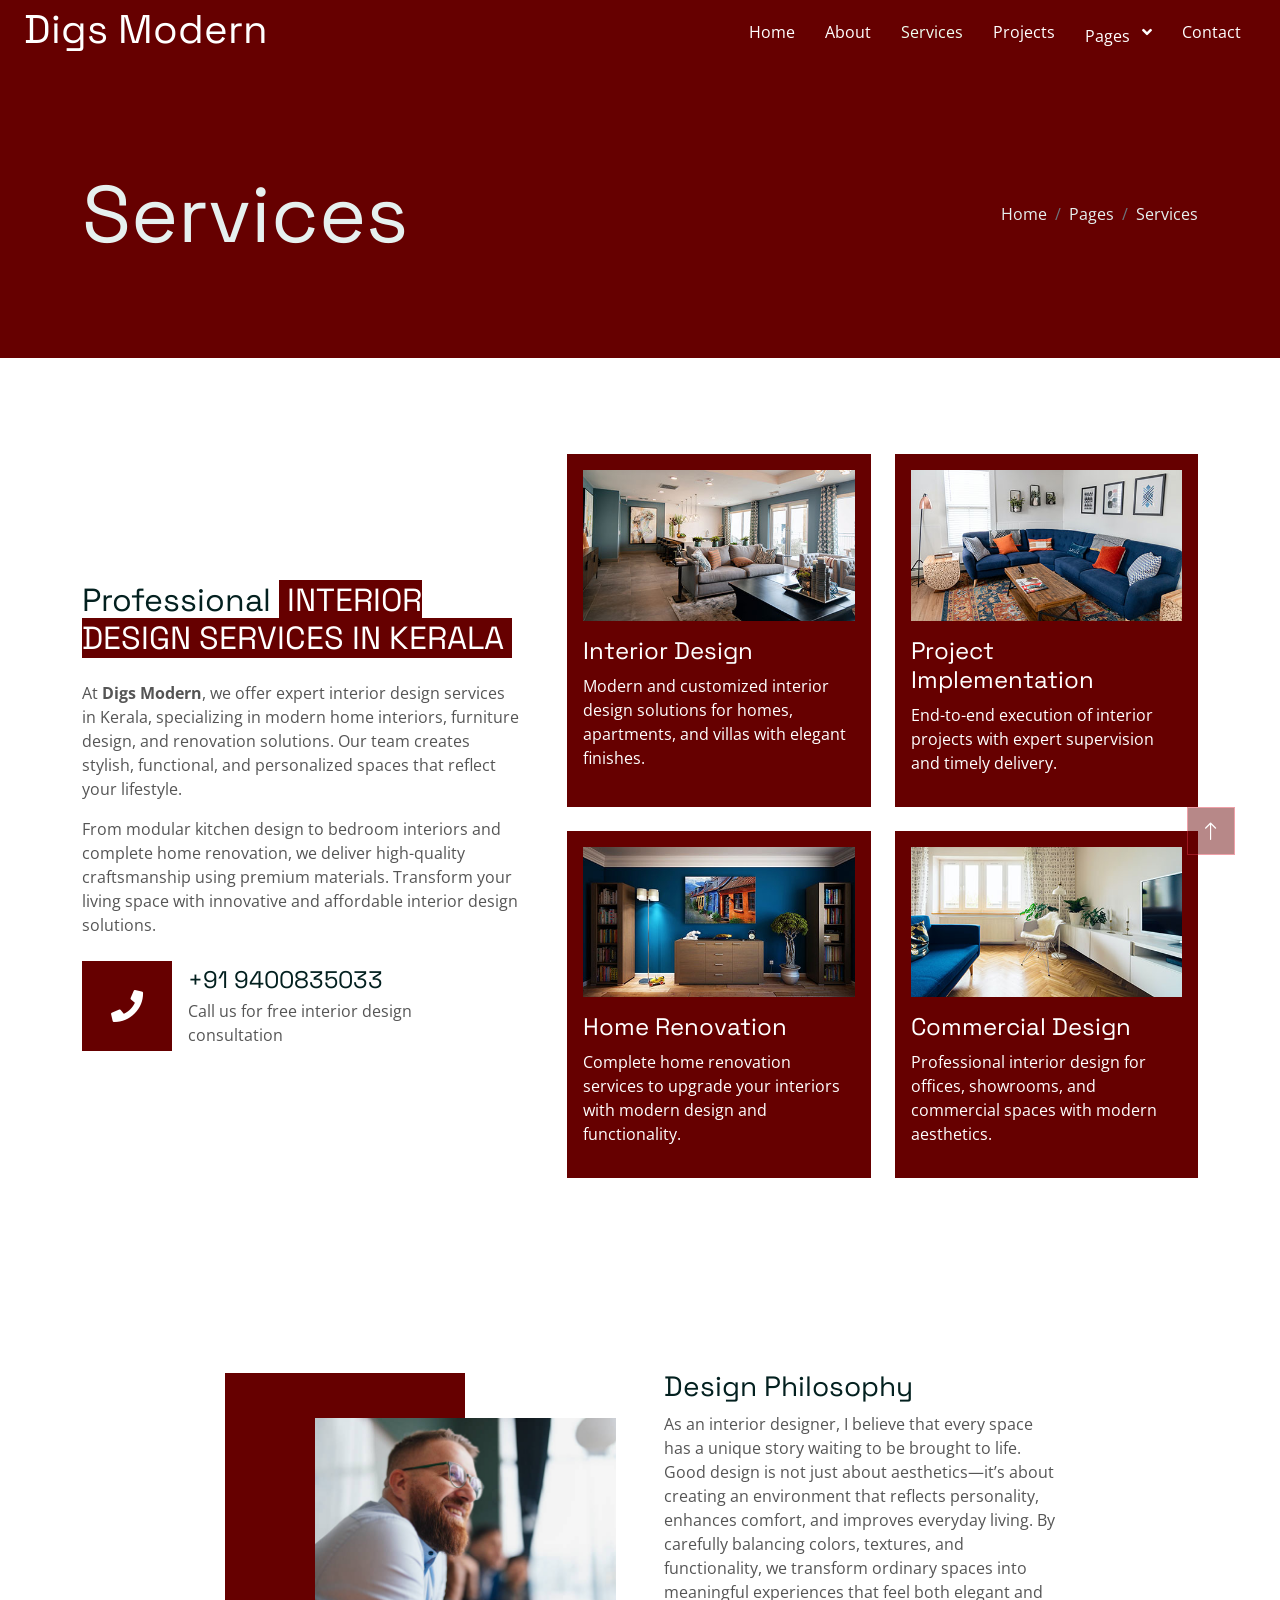
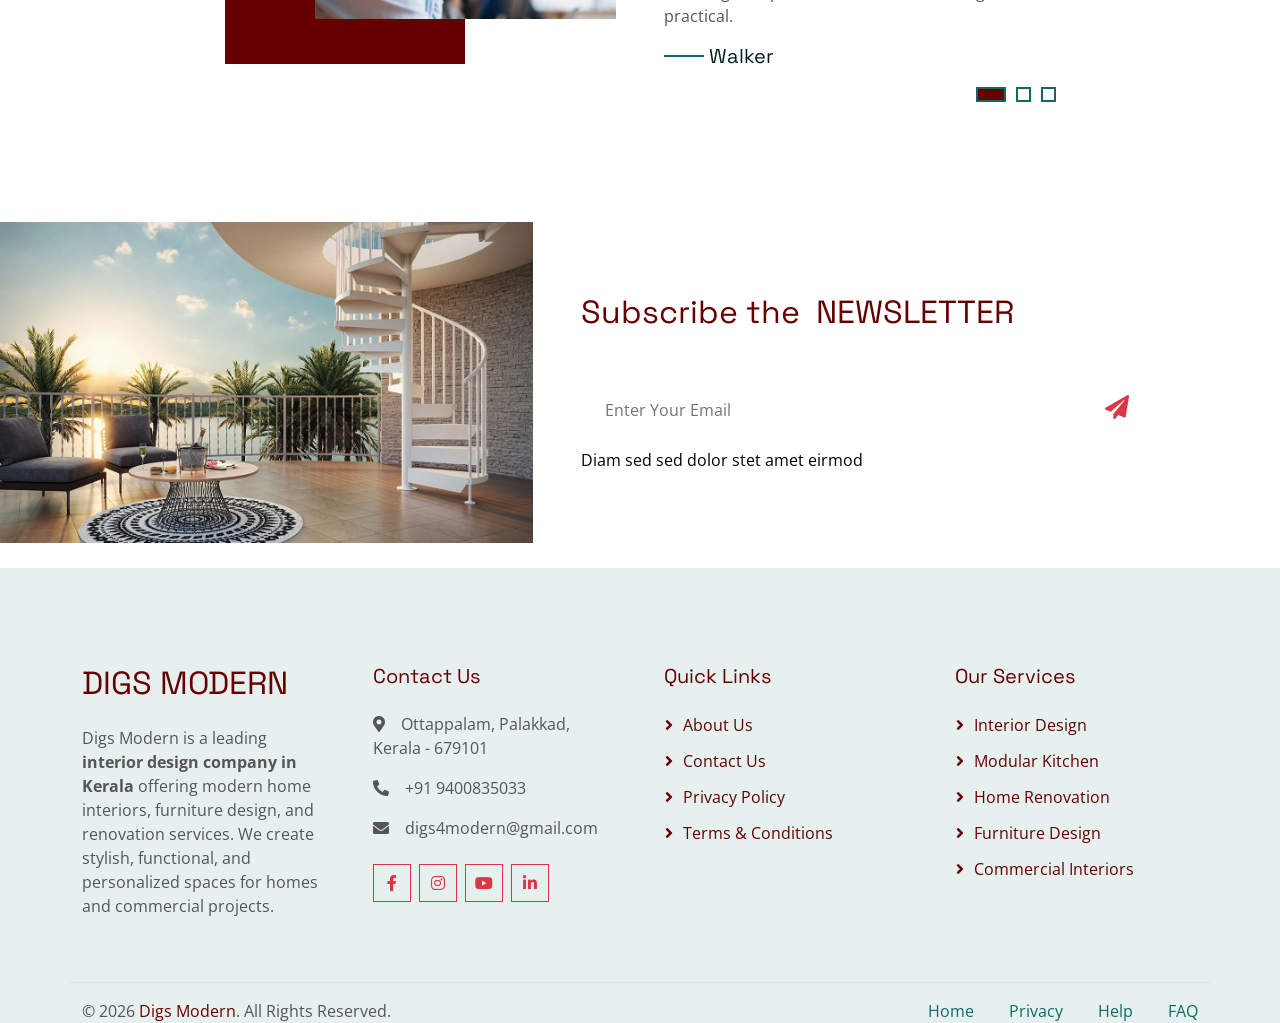
<file: service.html>
<!DOCTYPE html>
<html lang="en">

<head>
    <meta charset="utf-8">
   <title>Interior Design Services in Kerala | Home & Office Interiors</title>
    <meta content="width=device-width, initial-scale=1.0" name="viewport">
    <meta content="" name="keywords">
    <meta content="" name="description">

   
    <link href="img/favicon.ico" rel="icon">

   
    <link rel="preconnect" href="https://fonts.googleapis.com">
    <link rel="preconnect" href="https://fonts.gstatic.com" crossorigin>
    <link href="https://fonts.googleapis.com/css2?family=Open+Sans&family=Space+Grotesk&display=swap" rel="stylesheet">

   
    <link href="https://cdnjs.cloudflare.com/ajax/libs/font-awesome/5.10.0/css/all.min.css" rel="stylesheet">
    <link href="https://cdn.jsdelivr.net/npm/bootstrap-icons@1.4.1/font/bootstrap-icons.css" rel="stylesheet">

    
    <link href="lib/animate/animate.min.css" rel="stylesheet">
    <link href="lib/owlcarousel/assets/owl.carousel.min.css" rel="stylesheet">


    <link href="css/bootstrap.min.css" rel="stylesheet">

    
    <link href="css/style.css" rel="stylesheet">
</head>

<body>
   
    <div id="spinner"
        class="show bg-white position-fixed translate-middle w-100 vh-100 top-50 start-50 d-flex align-items-center justify-content-center">
        <div class="spinner-grow text-primary" style="width: 3rem; height: 3rem;" role="status">
            <span class="sr-only">Loading...</span>
        </div>
    </div>
   

  
   <div class="container-fluid sticky-top p-0">
    <nav class="navbar navbar-expand-lg navbar-dark p-0">
        <div class="container-fluid px-4">

            <a href="index.html" class="navbar-brand">
                <h1 style="color:white;">Digs Modern</h1>
            </a>

            <button type="button" class="navbar-toggler ms-auto me-0"
                data-bs-toggle="collapse"
                data-bs-target="#navbarCollapse">
                <span class="navbar-toggler-icon"></span>
            </button>

            <div class="collapse navbar-collapse" id="navbarCollapse">
                <div class="navbar-nav ms-auto">

                    <a href="index.html" class="nav-item nav-link">Home</a>
                    <a href="about.html" class="nav-item nav-link">About</a>
                    <a href="service.html" class="nav-item nav-link active">Services</a>
                    <a href="project.html" class="nav-item nav-link">Projects</a>

                    <div class="nav-item dropdown">
                        <a href="#" class="nav-link dropdown-toggle"
                            data-bs-toggle="dropdown">
                            Pages
                        </a>

                        <div class="dropdown-menu bg-light mt-2">
                            <a href="feature.html" class="dropdown-item">Features</a>
                            <a href="team.html" class="dropdown-item">Our Team</a>
                            <a href="testimonial.html" class="dropdown-item">Testimonial</a>
                        </div>
                    </div>

                    <a href="contact.html" class="nav-item nav-link">Contact</a>

                </div>
            </div>

        </div>
    </nav>
</div>



    <div class="container-fluid pb-5 hero-header" style="background-color: #660000; color: white;">
        <div class="container py-5">
            <div class="row g-3 align-items-center">
                <div class="col-lg-6 text-center text-lg-start">
                    <h1 class="display-1 mb-0 animated slideInLeft text-light">Services</h1>
                </div>
                <div class="col-lg-6 animated slideInRight">
                    <nav aria-label="breadcrumb">
                        <ol class="breadcrumb justify-content-center justify-content-lg-end mb-0">
                            <li class="breadcrumb-item"><a class="text-light" href="#!">Home</a></li>
                            <li class="breadcrumb-item"><a class="text-light" href="#!">Pages</a></li>
                            <li class="breadcrumb-item text-light active" aria-current="page">Services</li>
                        </ol>
                    </nav>
                </div>
            </div>
        </div>
    </div><div class="container-fluid py-5">
    <div class="container py-5">
        <div class="row g-5 align-items-center">

            <!-- LEFT CONTENT -->
            <div class="col-lg-5 wow fadeIn" data-wow-delay="0.1s">
                <h2 class="mb-4">
                    Professional <span class="text-uppercase px-2" style="background-color: #660000; color: white;">
                    Interior Design Services in Kerala</span>
                </h2>

                <p>
                    At <strong>Digs Modern</strong>, we offer expert interior design services in Kerala, 
                    specializing in modern home interiors, furniture design, and renovation solutions. 
                    Our team creates stylish, functional, and personalized spaces that reflect your lifestyle.
                </p>

                <p class="mb-4">
                    From modular kitchen design to bedroom interiors and complete home renovation, 
                    we deliver high-quality craftsmanship using premium materials. 
                    Transform your living space with innovative and affordable interior design solutions.
                </p>

                <div class="d-flex align-items-center mt-4">
                    <div class="btn-square flex-shrink-0" style="width: 90px; height: 90px; background-color:#660000;">
                        <i class="fa fa-phone fa-2x text-white"></i>
                    </div>
                    <div class="px-3">
                        <h4 class="mb-1">+91 9400835033</h4>
                        <span>Call us for free interior design consultation</span>
                    </div>
                </div>
            </div>

            <!-- RIGHT SERVICES -->
            <div class="col-lg-7">
                <div class="row g-4">

                    <!-- Service 1 -->
<div class="col-md-6 wow fadeIn" data-wow-delay="0.2s">
                        <div class="service-item h-100 p-3" style="background-color: #660000; color: white;">
                            <img class="img-fluid w-100 mb-3" src="img/service-1.jpg" alt="Modern home interior design services in Kerala">
                            <h4 style="color:white;">Interior Design</h4>
                            <p>
                                Modern and customized interior design solutions for homes, apartments, and villas with elegant finishes.
                            </p>
                        </div>
                    </div>

                    <!-- Service 2 -->
                    <div class="col-md-6 wow fadeIn" data-wow-delay="0.4s">
                        <div class="service-item h-100 p-3" style="background-color: #660000; color: white;">
                            <img class="img-fluid w-100 mb-3" src="img/service-2.jpg" alt="Interior project execution and implementation services">
                            <h4 style="color:white;">Project Implementation</h4>
                            <p>
                                End-to-end execution of interior projects with expert supervision and timely delivery.
                            </p>
                        </div>
                    </div>

                    <!-- Service 3 -->
                    <div class="col-md-6 wow fadeIn" data-wow-delay="0.6s">
                        <div class="service-item h-100 p-3" style="background-color: #660000; color: white;">
                            <img class="img-fluid w-100 mb-3" src="img/service-3.jpg" alt="Home renovation and remodeling services Kerala">
                            <h4 style="color:white;">Home Renovation</h4>
                            <p>
                                Complete home renovation services to upgrade your interiors with modern design and functionality.
                            </p>
                        </div>
                    </div>

                    <!-- Service 4 -->
                    <div class="col-md-6 wow fadeIn" data-wow-delay="0.8s">
                        <div class="service-item h-100 p-3" style="background-color:#660000 ; color: white;">
                            <img class="img-fluid w-100 mb-3" src="img/service-4.jpg" alt="Commercial interior design services for offices and shops">
                            <h4 style="color:white;">Commercial Design</h4>
                            <p>
                                Professional interior design for offices, showrooms, and commercial spaces with modern aesthetics.
                            </p>
                        </div>
                    </div>

                </div>
            </div>

        </div>
    </div>
</div>
    
   

   
     <div class="container-xxl py-5" >
        <div class="container py-5">
            <div class="row justify-content-center">
                <div class="col-md-12 col-lg-9">
                    <div class="owl-carousel testimonial-carousel wow fadeIn" data-wow-delay="0.2s">
                        <div class="testimonial-item">
                            <div class="row g-5 align-items-center">
                                <div class="col-md-6">
                                    <div class="testimonial-img">
                                        <img class="img-fluid" src="pah3.jpg" alt="Modern interior design using sustainable materials">
                                    </div>
                                </div>
                                <div class="col-md-6">
                                    <div class="testimonial-text pb-5 pb-md-0">
                                        <h3>Design Philosophy</h3>
                                        <p>As an interior designer, I believe that every space has a unique story waiting to be brought to life. Good design is not just about aesthetics—it’s about creating an environment that reflects personality, enhances comfort, and improves everyday living. By carefully balancing colors, textures, and functionality, we transform ordinary spaces into meaningful experiences that feel both elegant and practical.</p>
                                        <h5 class="mb-0">Walker</h5>
                                    </div>
                                </div>
                            </div>
                        </div>
                        <div class="testimonial-item">
                            <div class="row g-5 align-items-center">
                                <div class="col-md-6">
                                    <div class="testimonial-img">
                                        <img class="img-fluid" src="pal4.jpg" alt="Happy client experience with interior design services">
                                    </div>
                                </div>
                                <div class="col-md-6">
                                    <div class="testimonial-text pb-5 pb-md-0">
                                        <h3>Client-Centered Approach</h3>
                                        <p>Great design begins with understanding people. Every project we take on is guided by our client’s vision, lifestyle, and needs. We focus on listening, planning, and executing with precision to ensure that every detail aligns perfectly. From concept to completion, our goal is to deliver spaces that not only look beautiful but also feel personal, functional, and timeless.</p>
                                        <h5 class="mb-0">Sebastian</h5>
                                    </div>
                                </div>
                            </div>
                        </div>
                        <div class="testimonial-item">
                            <div class="row g-5 align-items-center">
                                <div class="col-md-6">
                                    <div class="testimonial-img">
                                        <img class="img-fluid" src="pah4.avif" alt="Affordable interior design solutions with budget-friendly approach">
                                    </div>
                                </div>
                                <div class="col-md-6">
                                    <div class="testimonial-text pb-5 pb-md-0">
                                        <h3>Brand & Administration Vision</h3>
                                        <p>At Digs Modern, our mission is to create interiors that inspire modern living while maintaining comfort and simplicity. We combine creativity, innovation, and quality craftsmanship to deliver exceptional results. Our administrative approach ensures smooth project management, clear communication, and timely execution—making the entire design journey seamless and stress-free for our clients.</p>
                                        <h5 class="mb-0">Bradley Gordon</h5>
                                    </div>
                                </div>
                            </div>
                        </div>
                    </div>
                </div>
            </div>
        </div>
    </div>
   <div class="container-fluid  newsletter p-0"style="background-color:white; color: black;">
        <div class="container p-0">
            <div class="row g-0 align-items-center">
                <div class="col-md-5 ps-lg-0 text-start wow fadeIn" data-wow-delay="0.2s">
                    <img class="img-fluid w-100" src="mkl.webp" alt="Modern home interior design inspiration for stylish living spaces">
                </div>
                <div class="col-md-7 py-5 newsletter-text wow fadeIn" data-wow-delay="0.5s">
                    <div class="p-5">
                        <h2 class="mb-5" ;" style="color: #660000;">Subscribe the <span
                                class="text-uppercase px-2"style="bakground-color:#e6f0ef;">Newsletter</span></h2>
                        <div class="position-relative w-100 mb-2">
                            <input class="form-control border-0 w-100 ps-4 pe-5" type="text"
                                placeholder="Enter Your Email" style="height: 60px;">
                            <button type="button" class="btn shadow-none position-absolute top-0 end-0 mt-2 me-2"><i
                                    class="fa fa-paper-plane text-danger fs-4"></i></button>
                        </div>
                        <p class="mb-0">Diam sed sed dolor stet amet eirmod</p>
                    </div>
                </div>
            </div>
        </div>
    </div>
    
   <div class="container-fluid bg-light text-dark-50 footer pt-5">
    <div class="container py-5">
        <div class="row g-5">

            <!-- ABOUT -->
            <div class="col-md-6 col-lg-3">
                <a href="index.html" class="d-inline-block mb-3">
                    <h2 style="color:#660000">DIGS MODERN</h2>
                </a>
                <p>
                    Digs Modern is a leading <strong>interior design company in Kerala</strong> offering modern home interiors, 
                    furniture design, and renovation services. We create stylish, functional, and personalized spaces 
                    for homes and commercial projects.
                </p>
            </div>

            <!-- CONTACT -->
            <div class="col-md-6 col-lg-3">
                <h5 class="mb-4" style="color: #660000;">Contact Us</h5>
                <p><i class="fa fa-map-marker-alt me-3"></i>Ottappalam, Palakkad, Kerala - 679101</p>
                <p><i class="fa fa-phone-alt me-3"></i>+91 9400835033</p>
                <p><i class="fa fa-envelope me-3"></i>digs4modern@gmail.com</p>

                <div class="d-flex pt-2">
                    <a class="btn btn-outline-danger btn-square me-2" href="#"><i class="fab fa-facebook-f"></i></a>
                    <a class="btn btn-outline-danger btn-square me-2" href="#"><i class="fab fa-instagram"></i></a>
                    <a class="btn btn-outline-danger btn-square me-2" href="#"><i class="fab fa-youtube"></i></a>
                    <a class="btn btn-outline-danger btn-square me-2" href="#"><i class="fab fa-linkedin-in"></i></a>
                </div>
            </div>

            <!-- QUICK LINKS -->
            <div class="col-md-6 col-lg-3">
                <h5 class="mb-4" style="color:#660000;">Quick Links</h5>
                <a class="btn btn-link" href="about.html" style="color:#660000;">About Us</a>
                <a class="btn btn-link" href="contact.html" style="color:#660000;">Contact Us</a>
                <a class="btn btn-link" href="#"style="color:#660000;">Privacy Policy</a>
                <a class="btn btn-link" href="#"style="color:#660000;">Terms & Conditions</a>
            </div>

            <!-- SERVICES -->
            <div class="col-md-6 col-lg-3">
                <h5 class="mb-4" style="color:#660000;">Our Services</h5>
                <a class="btn btn-link" href="#"style="color:#660000;">Interior Design</a>
                <a class="btn btn-link" href="#"style="color:#660000;">Modular Kitchen</a>
                <a class="btn btn-link" href="#"style="color:#660000;">Home Renovation</a>
                <a class="btn btn-link" href="#"style="color:#660000;">Furniture Design</a>
                <a class="btn btn-link" href="#"style="color:#660000;">Commercial Interiors</a>
            </div>

        </div>
    </div>

    <!-- COPYRIGHT -->
    <div class="container">
        <div class="row pt-3 border-top">

            <div class="col-md-6 text-center text-md-start">
                <p class="mb-0">
                    &copy; 2026 <a href="index.html" style="color:#660000;">Digs Modern</a>. 
                    All Rights Reserved.
                </p>
            </div>

            <div class="col-md-6 text-center text-md-end">
                <div class="footer-menu">
                    <a href="index.html">Home</a>
                    <a href="#">Privacy</a>
                    <a href="#">Help</a>
                    <a href="#">FAQ</a>
                </div>
            </div>

        </div>
    </div>
</div>


   
    <a href="#!" id="arrow1" class="btn btn-lg btn-danger btn-lg-square back-to-top"><i class="bi bi-arrow-up"></i></a>


    
    <script src="https://ajax.googleapis.com/ajax/libs/jquery/3.6.1/jquery.min.js"></script>
    <script src="https://cdn.jsdelivr.net/npm/bootstrap@5.0.0/dist/js/bootstrap.bundle.min.js"></script>
    <script src="lib/wow/wow.min.js"></script>
    <script src="lib/easing/easing.min.js"></script>
    <script src="lib/waypoints/waypoints.min.js"></script>
    <script src="lib/owlcarousel/owl.carousel.min.js"></script>

   
    <script src="js/main.js"></script>
</body>

</html>
</file>
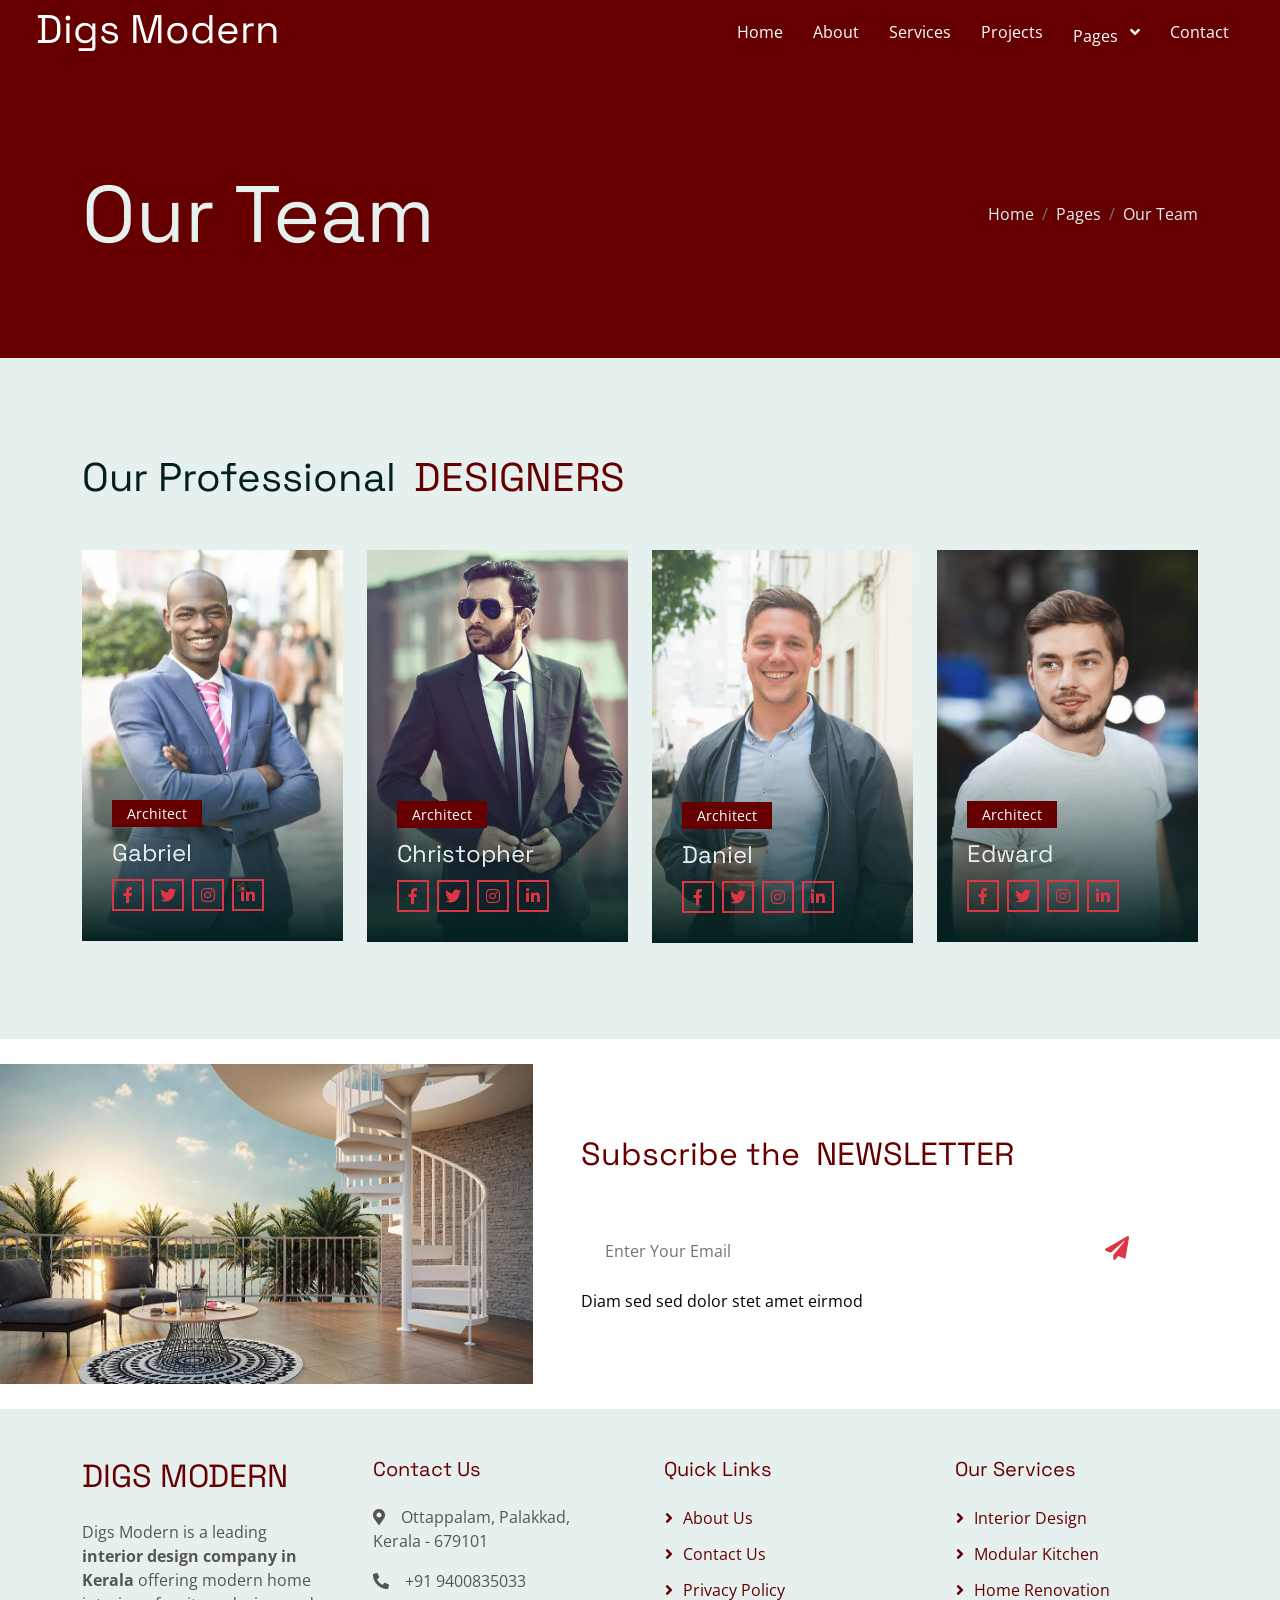
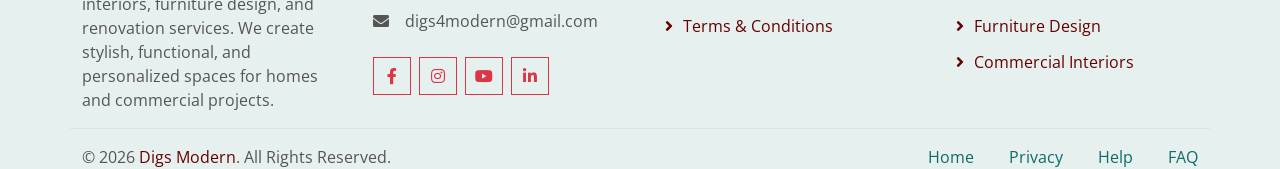
<file: team.html>
<!DOCTYPE html>
<html lang="en">

<head>
    <meta charset="utf-8">
    <title>Expert Interior Design Team in Kerala | Digs Modern</title>
    <meta content="width=device-width, initial-scale=1.0" name="viewport">
    <meta content="" name="keywords">
    <meta content="" name="description">

    
    <link href="img/favicon.ico" rel="icon">

    
    <link rel="preconnect" href="https://fonts.googleapis.com">
    <link rel="preconnect" href="https://fonts.gstatic.com" crossorigin>
    <link href="https://fonts.googleapis.com/css2?family=Open+Sans&family=Space+Grotesk&display=swap" rel="stylesheet">

    
    <link href="https://cdnjs.cloudflare.com/ajax/libs/font-awesome/5.10.0/css/all.min.css" rel="stylesheet">
    <link href="https://cdn.jsdelivr.net/npm/bootstrap-icons@1.4.1/font/bootstrap-icons.css" rel="stylesheet">

   
    <link href="lib/animate/animate.min.css" rel="stylesheet">
    <link href="lib/owlcarousel/assets/owl.carousel.min.css" rel="stylesheet">

    
    <link href="css/bootstrap.min.css" rel="stylesheet">

    
    <link href="css/style.css" rel="stylesheet">
    <style>
        .navbar {
  background-color: #660000 !important;
  margin: 0;
        }
    </style>
</head>

<body>
    
    <div id="spinner"
        class="show bg-white position-fixed translate-middle w-100 vh-100 top-50 start-50 d-flex align-items-center justify-content-center">
        <div class="spinner-grow text-primary" style="width: 3rem; height: 3rem;" role="status">
            <span class="sr-only">Loading...</span>
        </div>
    </div>
   


   
     <div class="container-fluid sticky-top">
    <nav class="navbar navbar-expand-lg navbar-dark bg-orange p-0">
        <div class="container-fluid px-4">

            <a href="index.html" class="navbar-brand">
                <h1 style="color:white;">Digs Modern</h1>
            </a>

            <!-- Mobile Toggle -->
            <button class="navbar-toggler ms-auto me-0" type="button"
                data-bs-toggle="collapse"
                data-bs-target="#navbarCollapse"
                aria-controls="navbarCollapse"
                aria-expanded="false"
                aria-label="Toggle navigation">
                <span class="navbar-toggler-icon"></span>
            </button>

            <!-- Navbar -->
            <div class="collapse navbar-collapse" id="navbarCollapse">
                <div class="navbar-nav ms-auto">

                    <a href="index.html" class="nav-item nav-link">Home</a>
                    <a href="about.html" class="nav-item nav-link">About</a>
                    <a href="service.html" class="nav-item nav-link">Services</a>
                    <a href="project.html" class="nav-item nav-link">Projects</a>

                    <!-- Dropdown -->
                    <div class="nav-item dropdown">
                        <a href="#" class="nav-link dropdown-toggle"
                            id="pagesDropdown"
                            role="button"
                            data-bs-toggle="dropdown"
                            aria-expanded="false">
                            Pages
                        </a>

                        <ul class="dropdown-menu" aria-labelledby="pagesDropdown">
                            <li><a href="feature.html" class="dropdown-item">Features</a></li>
                            <li><a href="team.html" class="dropdown-item">Our Team</a></li>
                            <li><a href="testimonial.html" class="dropdown-item">Testimonial</a></li>
                        </ul>
                    </div>

                    <a href="contact.html" class="nav-item nav-link">Contact</a>

                </div>
            </div>

        </div>
    </nav>
</div>
    

    
    <div class="container-fluid pb-5  hero-header" style="background-color: #660000; color: white;">
        <div class="container py-5">
            <div class="row g-3 align-items-center">
                <div class="col-lg-6 text-center text-lg-start">
                    <h1 class="display-1 mb-0 animated slideInLeft text-light">Our Team</h1>
                </div>
                <div class="col-lg-6 animated slideInRight">
                    <nav aria-label="breadcrumb">
                        <ol class="breadcrumb justify-content-center justify-content-lg-end mb-0">
                            <li class="breadcrumb-item"><a class="text-light" href="#!">Home</a></li>
                            <li class="breadcrumb-item"><a class="text-light" href="#!">Pages</a></li>
                            <li class="breadcrumb-item text-light active" aria-current="page">Our Team</li>
                        </ol>
                    </nav>
                </div>
            </div>
        </div>
    </div>
    


         </div>
        </div>
    <div class="container-fluid bg-light py-5">
        <div class="container py-5">
           <h1 class="mb-5">Our Professional <span class="text-uppercase   px-2"style="color: #660000;">Designers</span>
            </h1>
            <div class="row g-4">
                <div class="col-md-6 col-lg-3 wow fadeIn" data-wow-delay="0.1s">
                    <div class="team-item position-relative overflow-hidden">
                        <img class="img-fluid w-100" src="paw2.webp" alt="">
                        <div class="team-overlay">
                            <small class="mb-2">Architect</small>
                            <h4 class="lh-base text-light">Gabriel</h4>
                            <div class="d-flex justify-content-center">
                                <a class="btn btn-outline-danger btn-sm-square border-2 me-2" href="#!">
                                    <i class="fab fa-facebook-f"></i>
                                </a>
                                <a class="btn btn-outline-danger btn-sm-square border-2 me-2" href="#!">
                                    <i class="fab fa-twitter"></i>
                                </a>
                                <a class="btn btn-outline-danger btn-sm-square border-2 me-2" href="#!">
                                    <i class="fab fa-instagram"></i>
                                </a>
                                <a class="btn btn-outline-danger btn-sm-square border-2 me-2" href="#!">
                                    <i class="fab fa-linkedin-in"></i>
                                </a>
                            </div>
                        </div>
                    </div>
                </div>
                <div class="col-md-6 col-lg-3 wow fadeIn" data-wow-delay="0.3s">
                    <div class="team-item position-relative overflow-hidden">
                        <img class="img-fluid w-100" src="paw3.jpg" alt="">
                        <div class="team-overlay">
                            <small class="mb-2">Architect</small>
                            <h4 class="lh-base text-light">Christopher</h4>
                            <div class="d-flex justify-content-center">
                                <a class="btn btn-outline-danger btn-sm-square border-2 me-2" href="#!">
                                    <i class="fab fa-facebook-f"></i>
                                </a>
                                <a class="btn btn-outline-danger btn-sm-square border-2 me-2" href="#!">
                                    <i class="fab fa-twitter"></i>
                                </a>
                                <a class="btn btn-outline-danger btn-sm-square border-2 me-2" href="#!">
                                    <i class="fab fa-instagram"></i>
                                </a>
                                <a class="btn btn-outline-danger btn-sm-square border-2 me-2" href="#!">
                                    <i class="fab fa-linkedin-in"></i>
                                </a>
                            </div>
                        </div>
                    </div>
                </div>
                <div class="col-md-6 col-lg-3 wow fadeIn" data-wow-delay="0.5s">
                    <div class="team-item position-relative overflow-hidden">
                        <img class="img-fluid w-100" src="paw5" alt="">
                        <div class="team-overlay">
                            <small class="mb-2">Architect</small>
                            <h4 class="lh-base text-light">Daniel</h4>
                            <div class="d-flex justify-content-center">
                                <a class="btn btn-outline-danger btn-sm-square border-2 me-2" href="#!">
                                    <i class="fab fa-facebook-f"></i>
                                </a>
                                <a class="btn btn-outline-danger btn-sm-square border-2 me-2" href="#!">
                                    <i class="fab fa-twitter"></i>
                                </a>
                                <a class="btn btn-outline-danger btn-sm-square border-2 me-2" href="#!">
                                    <i class="fab fa-instagram"></i>
                                </a>
                                <a class="btn btn-outline-danger btn-sm-square border-2 me-2" href="#!">
                                    <i class="fab fa-linkedin-in"></i>
                                </a>
                            </div>
                        </div>
                    </div>
                </div>
                <div class="col-md-6 col-lg-3 wow fadeIn" data-wow-delay="0.7s">
                    <div class="team-item position-relative overflow-hidden">
                        <img class="img-fluid w-100" src="paw6.avif" alt="">
                        <div class="team-overlay">
                            <small class="mb-2">Architect</small>
                            <h4 class="lh-base text-light">Edward</h4>
                            <div class="d-flex justify-content-center">
                                <a class="btn btn-outline-danger btn-sm-square border-2 me-2" href="#!">
                                    <i class="fab fa-facebook-f"></i>
                                </a>
                                <a class="btn btn-outline-danger btn-sm-square border-2 me-2" href="#!">
                                    <i class="fab fa-twitter"></i>
                                </a>
                                <a class="btn btn-outline-danger btn-sm-square border-2 me-2" href="#!">
                                    <i class="fab fa-instagram"></i>
                                </a>
                                <a class="btn btn-outline-danger btn-sm-square border-2 me-2" href="#!">
                                    <i class="fab fa-linkedin-in"></i>
                                </a>
                            </div>
                        </div>
                    </div>
                </div>
            </div>
        </div>
    </div>
    


    
    
   
<div class="container-fluid  newsletter p-0"style="background-color:white; color: black;">
        <div class="container p-0">
            <div class="row g-0 align-items-center">
                <div class="col-md-5 ps-lg-0 text-start wow fadeIn" data-wow-delay="0.2s">
                    <img class="img-fluid w-100" src="mkl.webp" alt="Modern home interior design inspiration for stylish living spaces">
                </div>
                <div class="col-md-7 py-5 newsletter-text wow fadeIn" data-wow-delay="0.5s">
                    <div class="p-5">
                        <h2 class="mb-5" ;" style="color: #660000;">Subscribe the <span
                                class="text-uppercase px-2"style="bakground-color:#e6f0ef;">Newsletter</span></h2>
                        <div class="position-relative w-100 mb-2">
                            <input class="form-control border-0 w-100 ps-4 pe-5" type="text"
                                placeholder="Enter Your Email" style="height: 60px;">
                            <button type="button" class="btn shadow-none position-absolute top-0 end-0 mt-2 me-2"><i
                                    class="fa fa-paper-plane text-danger fs-4"></i></button>
                        </div>
                        <p class="mb-0">Diam sed sed dolor stet amet eirmod</p>
                    </div>
                </div>
            </div>
        </div>
    </div>
    
   <div class="container-fluid bg-light text-dark-50 footer pt-5">
    <div class="container py-0">
        <div class="row g-5">

            <!-- ABOUT -->
            <div class="col-md-6 col-lg-3">
                <a href="index.html" class="d-inline-block mb-3">
                    <h2 style="color:#660000">DIGS MODERN</h2>
                </a>
                <p>
                    Digs Modern is a leading <strong>interior design company in Kerala</strong> offering modern home interiors, 
                    furniture design, and renovation services. We create stylish, functional, and personalized spaces 
                    for homes and commercial projects.
                </p>
            </div>

            <!-- CONTACT -->
            <div class="col-md-6 col-lg-3">
                <h5 class="mb-4" style="color: #660000;">Contact Us</h5>
                <p><i class="fa fa-map-marker-alt me-3"></i>Ottappalam, Palakkad, Kerala - 679101</p>
                <p><i class="fa fa-phone-alt me-3"></i>+91 9400835033</p>
                <p><i class="fa fa-envelope me-3"></i>digs4modern@gmail.com</p>

                <div class="d-flex pt-2">
                    <a class="btn btn-outline-danger btn-square me-2" href="#"><i class="fab fa-facebook-f"></i></a>
                    <a class="btn btn-outline-danger btn-square me-2" href="#"><i class="fab fa-instagram"></i></a>
                    <a class="btn btn-outline-danger btn-square me-2" href="#"><i class="fab fa-youtube"></i></a>
                    <a class="btn btn-outline-danger btn-square me-2" href="#"><i class="fab fa-linkedin-in"></i></a>
                </div>
            </div>

            <!-- QUICK LINKS -->
            <div class="col-md-6 col-lg-3">
                <h5 class="mb-4" style="color:#660000;">Quick Links</h5>
                <a class="btn btn-link" href="about.html" style="color:#660000;">About Us</a>
                <a class="btn btn-link" href="contact.html" style="color:#660000;">Contact Us</a>
                <a class="btn btn-link" href="#"style="color:#660000;">Privacy Policy</a>
                <a class="btn btn-link" href="#"style="color:#660000;">Terms & Conditions</a>
            </div>

            <!-- SERVICES -->
            <div class="col-md-6 col-lg-3">
                <h5 class="mb-4" style="color:#660000;">Our Services</h5>
                <a class="btn btn-link" href="#"style="color:#660000;">Interior Design</a>
                <a class="btn btn-link" href="#"style="color:#660000;">Modular Kitchen</a>
                <a class="btn btn-link" href="#"style="color:#660000;">Home Renovation</a>
                <a class="btn btn-link" href="#"style="color:#660000;">Furniture Design</a>
                <a class="btn btn-link" href="#"style="color:#660000;">Commercial Interiors</a>
            </div>

        </div>
    </div>

    <!-- COPYRIGHT -->
    <div class="container">
        <div class="row pt-3 border-top">

            <div class="col-md-6 text-center text-md-start">
                <p class="mb-0">
                    &copy; 2026 <a href="index.html" style="color:#660000;">Digs Modern</a>. 
                    All Rights Reserved.
                </p>
            </div>

            <div class="col-md-6 text-center text-md-end">
                <div class="footer-menu">
                    <a href="index.html">Home</a>
                    <a href="#">Privacy</a>
                    <a href="#">Help</a>
                    <a href="#">FAQ</a>
                </div>
            </div>

        </div>
    </div>
</div>
   


    
    <a href="#!" id="arrow1" class="btn btn-lg btn-danger btn-lg-square back-to-top"><i class="bi bi-arrow-up"></i></a>


   
    <script src="https://ajax.googleapis.com/ajax/libs/jquery/3.6.1/jquery.min.js"></script>
    <script src="https://cdn.jsdelivr.net/npm/bootstrap@5.0.0/dist/js/bootstrap.bundle.min.js"></script>
    <script src="lib/wow/wow.min.js"></script>
    <script src="lib/easing/easing.min.js"></script>
    <script src="lib/waypoints/waypoints.min.js"></script>
    <script src="lib/owlcarousel/owl.carousel.min.js"></script>

    
    <script src="js/main.js"></script>
</body>

</html>
</file>
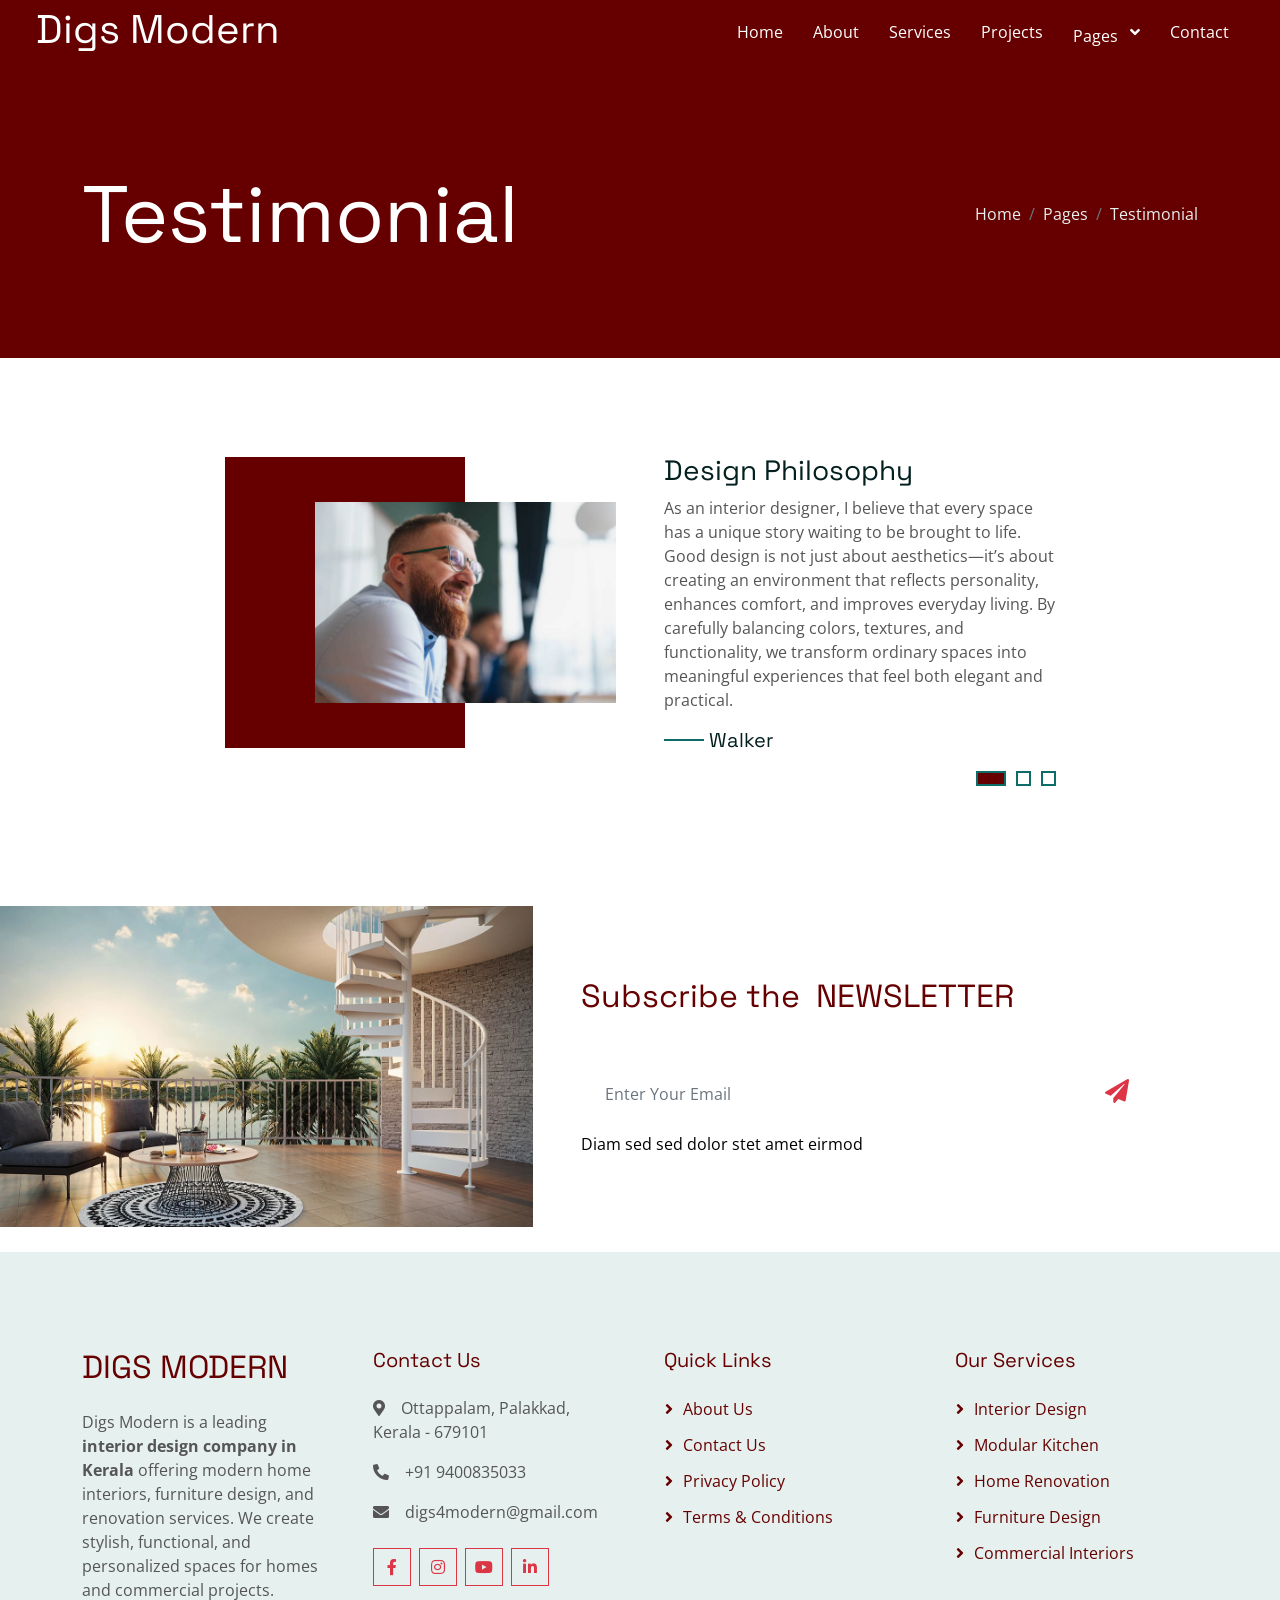
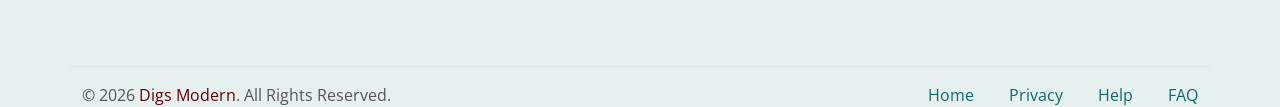
<file: testimonial.html>
<!DOCTYPE html>
<html lang="en">

<head>
    <meta charset="utf-8">
  <title>Client Testimonials | Digs Modern Interior Designers</title>
    <meta content="width=device-width, initial-scale=1.0" name="viewport">
    <meta content="" name="keywords">
    <meta content="" name="description">

   
    <link href="img/favicon.ico" rel="icon">

   
    <link rel="preconnect" href="https://fonts.googleapis.com">
    <link rel="preconnect" href="https://fonts.gstatic.com" crossorigin>
    <link href="https://fonts.googleapis.com/css2?family=Open+Sans&family=Space+Grotesk&display=swap" rel="stylesheet">

   
    <link href="https://cdnjs.cloudflare.com/ajax/libs/font-awesome/5.10.0/css/all.min.css" rel="stylesheet">
    <link href="https://cdn.jsdelivr.net/npm/bootstrap-icons@1.4.1/font/bootstrap-icons.css" rel="stylesheet">

    
    <link href="lib/animate/animate.min.css" rel="stylesheet">
    <link href="lib/owlcarousel/assets/owl.carousel.min.css" rel="stylesheet">

    
    <link href="css/bootstrap.min.css" rel="stylesheet">

    
    <link href="css/style.css" rel="stylesheet">
    <style>
        .navbar {
  background-color: #660000 !important;
  margin: 0;
        }
        </style>

</head>

<body>
    
    <div id="spinner"
        class="show bg-white position-fixed translate-middle w-100 vh-100 top-50 start-50 d-flex align-items-center justify-content-center">
        <div class="spinner-grow text-primary" style="width: 3rem; height: 3rem;" role="status">
            <span class="sr-only">Loading...</span>
        </div>
    </div>
    


      <div class="container-fluid sticky-top">
    <nav class="navbar navbar-expand-lg navbar-dark bg-orange p-0">
        <div class="container-fluid px-4">

            <a href="index.html" class="navbar-brand">
                <h1 style="color:white;">Digs Modern</h1>
            </a>

            <!-- Mobile Toggle -->
            <button class="navbar-toggler ms-auto me-0" type="button"
                data-bs-toggle="collapse"
                data-bs-target="#navbarCollapse"
                aria-controls="navbarCollapse"
                aria-expanded="false"
                aria-label="Toggle navigation">
                <span class="navbar-toggler-icon"></span>
            </button>

            <!-- Navbar -->
            <div class="collapse navbar-collapse" id="navbarCollapse">
                <div class="navbar-nav ms-auto">

                    <a href="index.html" class="nav-item nav-link">Home</a>
                    <a href="about.html" class="nav-item nav-link">About</a>
                    <a href="service.html" class="nav-item nav-link">Services</a>
                    <a href="project.html" class="nav-item nav-link">Projects</a>

                    <!-- Dropdown -->
                    <div class="nav-item dropdown">
                        <a href="#" class="nav-link dropdown-toggle"
                            id="pagesDropdown"
                            role="button"
                            data-bs-toggle="dropdown"
                            aria-expanded="false">
                            Pages
                        </a>

                        <ul class="dropdown-menu" aria-labelledby="pagesDropdown">
                            <li><a href="feature.html" class="dropdown-item">Features</a></li>
                            <li><a href="team.html" class="dropdown-item">Our Team</a></li>
                            <li><a href="testimonial.html" class="dropdown-item">Testimonial</a></li>
                        </ul>
                    </div>

                    <a href="contact.html" class="nav-item nav-link">Contact</a>

                </div>
            </div>

        </div>
    </nav>
</div>
    

    
     <div class="container-fluid pb-5  hero-header" style="background-color: #660000; color: white;">
        <div class="container py-5">
            <div class="row g-3 align-items-center">
                <div class="col-lg-6 text-center text-lg-start">
                    <h1 class="display-1 mb-0 animated slideInLeft" style="color: white;">Testimonial</h1>
                </div>
                <div class="col-lg-6 animated slideInRight">
                    <nav aria-label="breadcrumb">
                        <ol class="breadcrumb justify-content-center justify-content-lg-end mb-0">
                            <li class="breadcrumb-item"><a class="text-light" href="#!">Home</a></li>
                            <li class="breadcrumb-item"><a class="text-light" href="#!">Pages</a></li>
                            <li class="breadcrumb-item text-light active" aria-current="page">Testimonial</li>
                        </ol>
                    </nav>
                </div>
            </div>
        </div>
    </div>
    


   
    <div class="container-xxl py-5" >
        <div class="container py-5">
            <div class="row justify-content-center">
                <div class="col-md-12 col-lg-9">
                    <div class="owl-carousel testimonial-carousel wow fadeIn" data-wow-delay="0.2s">
                        <div class="testimonial-item">
                            <div class="row g-5 align-items-center">
                                <div class="col-md-6">
                                    <div class="testimonial-img">
                                        <img class="img-fluid" src="pah3.jpg" alt="Modern interior design using sustainable materials">
                                    </div>
                                </div>
                                <div class="col-md-6">
                                    <div class="testimonial-text pb-5 pb-md-0">
                                        <h3>Design Philosophy</h3>
                                        <p>As an interior designer, I believe that every space has a unique story waiting to be brought to life. Good design is not just about aesthetics—it’s about creating an environment that reflects personality, enhances comfort, and improves everyday living. By carefully balancing colors, textures, and functionality, we transform ordinary spaces into meaningful experiences that feel both elegant and practical.</p>
                                        <h5 class="mb-0">Walker</h5>
                                    </div>
                                </div>
                            </div>
                        </div>
                        <div class="testimonial-item">
                            <div class="row g-5 align-items-center">
                                <div class="col-md-6">
                                    <div class="testimonial-img">
                                        <img class="img-fluid" src="pal4.jpg" alt="Happy client experience with interior design services">
                                    </div>
                                </div>
                                <div class="col-md-6">
                                    <div class="testimonial-text pb-5 pb-md-0">
                                        <h3>Client-Centered Approach</h3>
                                        <p>Great design begins with understanding people. Every project we take on is guided by our client’s vision, lifestyle, and needs. We focus on listening, planning, and executing with precision to ensure that every detail aligns perfectly. From concept to completion, our goal is to deliver spaces that not only look beautiful but also feel personal, functional, and timeless.</p>
                                        <h5 class="mb-0">Sebastian</h5>
                                    </div>
                                </div>
                            </div>
                        </div>
                        <div class="testimonial-item">
                            <div class="row g-5 align-items-center">
                                <div class="col-md-6">
                                    <div class="testimonial-img">
                                        <img class="img-fluid" src="pah4.avif" alt="Affordable interior design solutions with budget-friendly approach">
                                    </div>
                                </div>
                                <div class="col-md-6">
                                    <div class="testimonial-text pb-5 pb-md-0">
                                        <h3>Brand & Administration Vision</h3>
                                        <p>At Digs Modern, our mission is to create interiors that inspire modern living while maintaining comfort and simplicity. We combine creativity, innovation, and quality craftsmanship to deliver exceptional results. Our administrative approach ensures smooth project management, clear communication, and timely execution—making the entire design journey seamless and stress-free for our clients.</p>
                                        <h5 class="mb-0">Bradley Gordon</h5>
                                    </div>
                                </div>
                            </div>
                        </div>
                    </div>
                </div>
            </div>
        </div>
    </div>
   
  


 
   
    <div class="container-fluid  newsletter p-0"style="background-color:white; color: black;">
        <div class="container p-0">
            <div class="row g-0 align-items-center">
                <div class="col-md-5 ps-lg-0 text-start wow fadeIn" data-wow-delay="0.2s">
                    <img class="img-fluid w-100" src="mkl.webp" alt="Modern home interior design inspiration for stylish living spaces">
                </div>
                <div class="col-md-7 py-5 newsletter-text wow fadeIn" data-wow-delay="0.5s">
                    <div class="p-5">
                        <h2 class="mb-5" ;" style="color: #660000;">Subscribe the <span
                                class="text-uppercase px-2"style="bakground-color:#e6f0ef;">Newsletter</span></h2>
                        <div class="position-relative w-100 mb-2">
                            <input class="form-control border-0 w-100 ps-4 pe-5" type="text"
                                placeholder="Enter Your Email" style="height: 60px;">
                            <button type="button" class="btn shadow-none position-absolute top-0 end-0 mt-2 me-2"><i
                                    class="fa fa-paper-plane text-danger fs-4"></i></button>
                        </div>
                        <p class="mb-0">Diam sed sed dolor stet amet eirmod</p>
                    </div>
                </div>
            </div>
        </div>
    </div>
    
   <div class="container-fluid bg-light text-dark-50 footer pt-5">
    <div class="container py-5">
        <div class="row g-5">

            <!-- ABOUT -->
            <div class="col-md-6 col-lg-3">
                <a href="index.html" class="d-inline-block mb-3">
                    <h2 style="color:#660000">DIGS MODERN</h2>
                </a>
                <p>
                    Digs Modern is a leading <strong>interior design company in Kerala</strong> offering modern home interiors, 
                    furniture design, and renovation services. We create stylish, functional, and personalized spaces 
                    for homes and commercial projects.
                </p>
            </div>

            <!-- CONTACT -->
            <div class="col-md-6 col-lg-3">
                <h5 class="mb-4" style="color: #660000;">Contact Us</h5>
                <p><i class="fa fa-map-marker-alt me-3"></i>Ottappalam, Palakkad, Kerala - 679101</p>
                <p><i class="fa fa-phone-alt me-3"></i>+91 9400835033</p>
                <p><i class="fa fa-envelope me-3"></i>digs4modern@gmail.com</p>

                <div class="d-flex pt-2">
                    <a class="btn btn-outline-danger btn-square me-2" href="#"><i class="fab fa-facebook-f"></i></a>
                    <a class="btn btn-outline-danger btn-square me-2" href="#"><i class="fab fa-instagram"></i></a>
                    <a class="btn btn-outline-danger btn-square me-2" href="#"><i class="fab fa-youtube"></i></a>
                    <a class="btn btn-outline-danger btn-square me-2" href="#"><i class="fab fa-linkedin-in"></i></a>
                </div>
            </div>

            <!-- QUICK LINKS -->
            <div class="col-md-6 col-lg-3">
                <h5 class="mb-4" style="color:#660000;">Quick Links</h5>
                <a class="btn btn-link" href="about.html" style="color:#660000;">About Us</a>
                <a class="btn btn-link" href="contact.html" style="color:#660000;">Contact Us</a>
                <a class="btn btn-link" href="#"style="color:#660000;">Privacy Policy</a>
                <a class="btn btn-link" href="#"style="color:#660000;">Terms & Conditions</a>
            </div>

            <!-- SERVICES -->
            <div class="col-md-6 col-lg-3">
                <h5 class="mb-4" style="color:#660000;">Our Services</h5>
                <a class="btn btn-link" href="#"style="color:#660000;">Interior Design</a>
                <a class="btn btn-link" href="#"style="color:#660000;">Modular Kitchen</a>
                <a class="btn btn-link" href="#"style="color:#660000;">Home Renovation</a>
                <a class="btn btn-link" href="#"style="color:#660000;">Furniture Design</a>
                <a class="btn btn-link" href="#"style="color:#660000;">Commercial Interiors</a>
            </div>

        </div>
    </div>

    <!-- COPYRIGHT -->
    <div class="container">
        <div class="row pt-3 border-top">

            <div class="col-md-6 text-center text-md-start">
                <p class="mb-0">
                    &copy; 2026 <a href="index.html" style="color:#660000;">Digs Modern</a>. 
                    All Rights Reserved.
                </p>
            </div>

            <div class="col-md-6 text-center text-md-end">
                <div class="footer-menu">
                    <a href="index.html">Home</a>
                    <a href="#">Privacy</a>
                    <a href="#">Help</a>
                    <a href="#">FAQ</a>
                </div>
            </div>

        </div>
    </div>
</div>


    
    <a href="#!" id="arrow1" class="btn btn-lg btn-danger btn-lg-square back-to-top"><i class="bi bi-arrow-up"></i></a>


   
    <script src="https://ajax.googleapis.com/ajax/libs/jquery/3.6.1/jquery.min.js"></script>
    <script src="https://cdn.jsdelivr.net/npm/bootstrap@5.0.0/dist/js/bootstrap.bundle.min.js"></script>
    <script src="lib/wow/wow.min.js"></script>
    <script src="lib/easing/easing.min.js"></script>
    <script src="lib/waypoints/waypoints.min.js"></script>
    <script src="lib/owlcarousel/owl.carousel.min.js"></script>

    
    <script src="js/main.js"></script>
</body>

</html>
</file>
<file: css/style.css>
/********** Template CSS **********/
/*body{
    background:
        linear-gradient(rgba(255,255,255,0.85), rgba(255,255,255,0.85)),
        url("img/hero bgm.jpg");
    background-size: cover;
    background-position: center;
    background-repeat: no-repeat;
    background-attachment: fixed;
}*/
/*** Spinner ***/
#spinner {
    opacity: 0;
    visibility: hidden;
    transition: opacity .5s ease-out, visibility 0s linear .5s;
    z-index: 99999;
}

#spinner.show {
    transition: opacity .5s ease-out, visibility 0s linear 0s;
    visibility: visible;
    opacity: 1;
}

.back-to-top {
    position: fixed;
    display: none;
    right: 45px;
    bottom: 45px;
    z-index: 99;
}

/*** Button ***/
.btn {
    transition: .5s;
}

.btn-square {
    width: 38px;
    height: 38px;
}

.btn-sm-square {
    width: 32px;
    height: 32px;
}

.btn-lg-square {
    width: 48px;
    height: 48px;
}

.btn-square,
.btn-sm-square,
.btn-lg-square {
    padding: 0;
    display: flex;
    align-items: center;
    justify-content: center;
    font-weight: normal;
}


/*** Navbar ***/
.sticky-top {
    top: -150px;
    transition: .5s;
    
   
}

/******** NAVBAR ********/
.navbar{
    background-color:#660000 !important;
}

.navbar .navbar-nav .nav-link{
    color:#fff;
    padding:20px 15px;
}

.navbar .navbar-nav .nav-link:hover,
.navbar .navbar-nav .nav-link.active{
    color:honeydew;
}

/* dropdown icon */
.navbar .dropdown-toggle::after{
    border:none;
    content:"\f107";
    font-family:"Font Awesome 5 Free";
    font-weight:900;
    margin-left:8px;
}

/* ================= MOBILE ================= */
@media (max-width:991.98px){

    .navbar .navbar-collapse{
        background:#660000;
        padding:15px;
    }

    .navbar .nav-link{
        padding:12px 0;
    }

    .navbar .dropdown-menu{
        position:static !important;
        float:none !important;
        width:100%;
        margin:8px 0 0 0 !important;
        border:none;
        border-radius:0;
        box-shadow:none;
        background:#ffffff;

        display:none;
        opacity:1 !important;
        visibility:visible !important;
        transform:none !important;
    }

    .navbar .dropdown-menu.show{
        display:block !important;
    }

    .navbar .dropdown-item{
        padding:12px 15px;
        color:#000;
    }

    .navbar .dropdown-item:hover{
        background:#660000;
        color:#fff;
    }
}

/* ================= DESKTOP ================= */
@media (min-width:992px){

    .navbar .nav-item{
        position:relative;
    }

    .navbar .dropdown-menu{
        display:block;
        opacity:0;
        visibility:hidden;
        top:120%;
        border:none;
        transition:.3s ease;
    }

    .navbar .nav-item:hover .dropdown-menu{
        opacity:1;
        visibility:visible;
        top:100%;
    }
}
/*** Hero Header ***/
.hero-header {
    margin-top: -100px;
    padding-top: 150px;
    background-image: url(img/hero bgm.jpg);
    
}

/*.hero-header .breadcrumb-item+.breadcrumb-item::before {
    color: var(--light);
}
*/
.header-carousel {
    position: relative;
    padding: 45px 90px 45px 0;
}

.header-carousel::before {
    position: absolute;
    content: "";
    top: 0;
    right: 0;
    width: calc(50% + 45px);
    height: 100%;
    background: #660000;
    z-index: -1;
}

.header-carousel .owl-dots {
    position: absolute;
    top: 50%;
    right: 38px;
    transform: translateY(-50%);
    display: flex;
    flex-direction: column;
    align-items: center;
    justify-content: center;
}

.header-carousel .owl-dot {
    position: relative;
    display: inline-block;
    margin: 5px 0;
    width: 15px;
    height: 15px;
    border: 2px solid var(--bs-white);
    transition: .5s;
}

.header-carousel .owl-dot.active {
    height: 30px;
    background: var(--bs-white);
}


/*** About ***/
.about-img {
    position: relative;
    overflow: hidden;
}

.about-img::after {
    position: absolute;
    content: "";
    width: 100%;
    height: 100%;
    top: 0;
    left: 0;
    background-size: contain;
}


/*** Project ***/
.project-item img {
    transition: .5s;
}
  
.project-item:hover img {
    transform: scale(1.2);
}
  
.project-overlay {
    position: absolute;
    top: 0;
    left: 0;
    right: 0;
    bottom: 0;
    display: flex;
    flex-direction: column;
    justify-content: center;
    align-items: center;
    background: rgba(0,0,0,0.4);
}


/*** Service ***/
.service-item {
    position: relative;
    padding: 30px 25px;
    transition: .5s;
}

/*.service-item.bg-primary:hover {
   !important;
}*/

.service-item.bg-primary p {
    color: var(--bs-light);
    transition: .5s;
}

.service-item.bg-primary:hover p {
    color: white;
}

/*.service-item.bg-light:hover {
   ; !important;
}*/

.service-item.bg-light p {
    color: var(--bs-secondary);
    transition: .5s;
}



.service-item.bg-light:hover p {
    color: var(--bs-light);
}


.service-item .service-img h3 {
    position: absolute;
    top: 0;
    left: 0;
    padding: 0 12px 7px 0;
}

.service-item.bg-primary .service-img h3 {
  
    color: var(--bs-white);
    transition: .5s;
}

.service-item.bg-primary:hover .service-img h3 {
    background: var(--bs-light);
    color: var(--bs-dark);
}

.service-item.bg-light .service-img h3 {
    background: var(--bs-light);
    color: var(--bs-dark);
    transition: .5s;
}

.service-item.bg-light:hover .service-img h3 {
     background-color ;
    color: var(--bs-white);
}


/*** Our Team ***/
.team-item img {
    transition: .5s;
}
  
.team-item:hover img {
    transform: scale(1.2);
}
  
.team-overlay {
    position: absolute;
    padding: 30px;
    width: 100%;
    height: 100%;
    top: 0;
    left: 0;
    display: flex;
    flex-direction: column;
    align-items: flex-start;
    justify-content: flex-end;
    background: linear-gradient(rgba(255, 255, 255, .1) 50%, var(--bs-dark));
    z-index: 1;
}

.team-overlay small {
    display: inline-block;
    padding: 3px 15px;
    color: var(--bs-white);
   background-color: #660000;
}


/*** Testimonial ***/
.testimonial-img {
    position: relative;
    padding: 45px 0 45px 90px;
}

.testimonial-img::before {
    position: absolute;
    content: "";
    top: 0;
    left: 0;
    width: calc(50% + 45px);
    height: 100%;
   background-color: #660000;
    z-index: -1;
}

.testimonial-text h5 {
    position: relative;
    padding-left: 45px;
}

.testimonial-text h5::before {
    position: absolute;
    content: "";
    top: 50%;
    left: 0;
    transform: translateY(-50%);
    width: 40px;
    height: 2px;
    background: var(--bs-primary);
}

.testimonial-carousel .owl-dots {
    position: absolute;
    height: 17px;
    bottom: 0;
    right: 0;
    left: auto;
}

.testimonial-carousel .owl-dot {
    position: relative;
    display: inline-block;
    margin-left: 10px;
    width: 15px;
    height: 15px;
    background: var(--bs-white);
    border: 2px solid var(--bs-primary);
    transition: .5s;
}

.testimonial-carousel .owl-dot.active {
    width: 30px;
    background-color: #660000;
}

@media (max-width: 768px) {
    .testimonial-carousel .owl-dots {
        left: 0;
        right: auto;
    }

    .testimonial-carousel .owl-dot {
        margin-right: 10px;
        margin-left: 0;
    }
}


/*** Newsletter ***/
.newsletter {
    background: bottom right no-repeat;
    background-size: cover;
    background-color: #660000;
    color: white;
}

@media (min-width: 992px) {
    .newsletter .container {
        max-width: 100% !important;
    }

    .newsletter .newsletter-text  {
        padding-right: calc(((100% - 960px) / 2) + .75rem);
    }
}

@media (min-width: 1200px) {
    .newsletter .newsletter-text  {
        padding-right: calc(((100% - 1140px) / 2) + .75rem);
    }
}

@media (min-width: 1400px) {
    .newsletter .newsletter-text  {
        padding-right: calc(((100% - 1320px) / 2) + .75rem);
    }
}


/*** Footer ***/
.footer .btn.btn-link {
    display: block;
    margin-bottom: 10px;
    padding: 0;
    text-align: left;
    font-weight: normal;
    color:#660000;
    transition: .3s;

}

.footer .btn.btn-link:hover {
    color:honeydew;
    letter-spacing: 1px;
    box-shadow: none;
}

.footer .btn.btn-link::before {
    position: relative;
    content: "\f105";
    font-family: "Font Awesome 5 Free";
    font-weight: 900;
    margin-right: 10px;
}

.footer .copyright {
    padding: 25px 0;
    font-size: 14px;
    border-top: 1px solid rgba(256, 256, 256, .1);
}

.footer .copyright a {
    color: rgba(255,255,255,.5);
}

.footer .copyright a:hover {
    color: var(--bs-white);
}

.footer .footer-menu a {
    margin-right: 15px;
    padding-right: 15px;
    border-right: 1px solid rgba(255, 255, 255, .1);
}

.footer .footer-menu a:last-child {
    margin-right: 0;
    padding-right: 0;
    border-right: none;
}
#arrow1{
    background-color: #660000;
}
</file>
